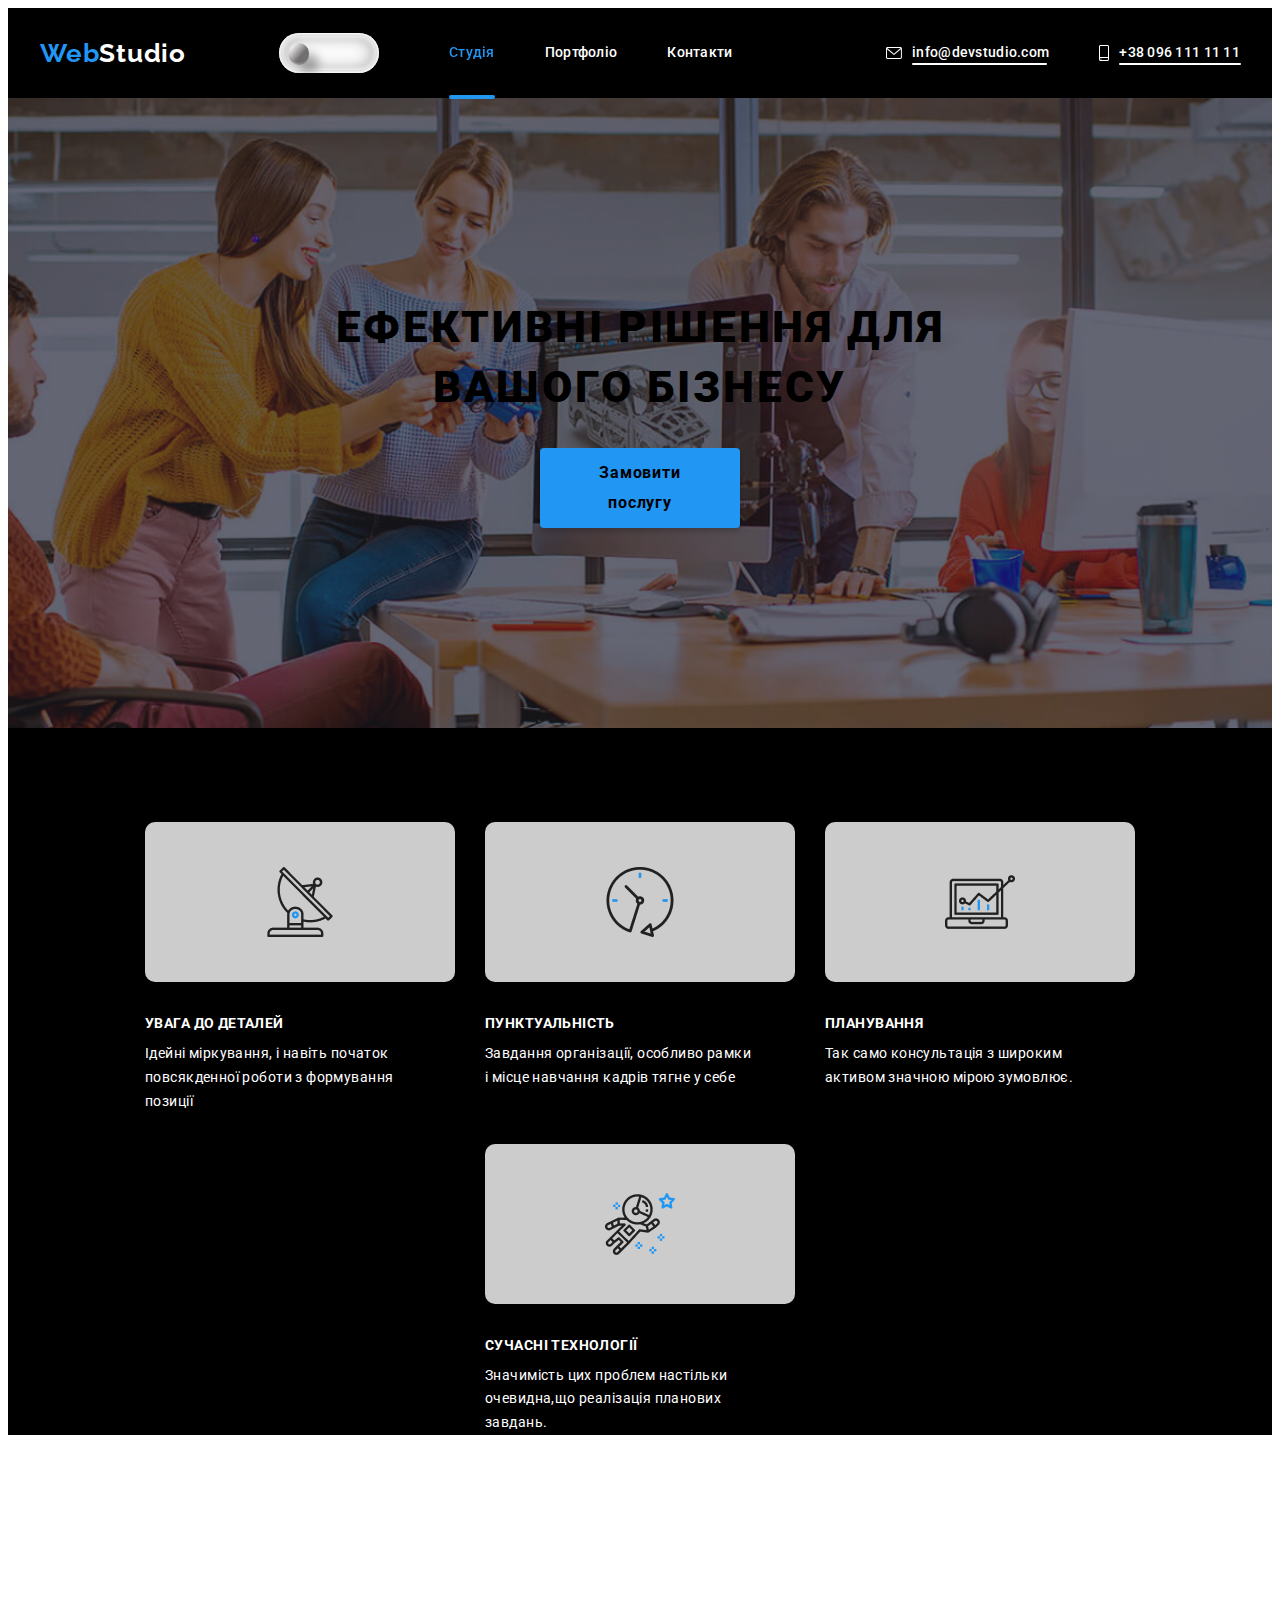
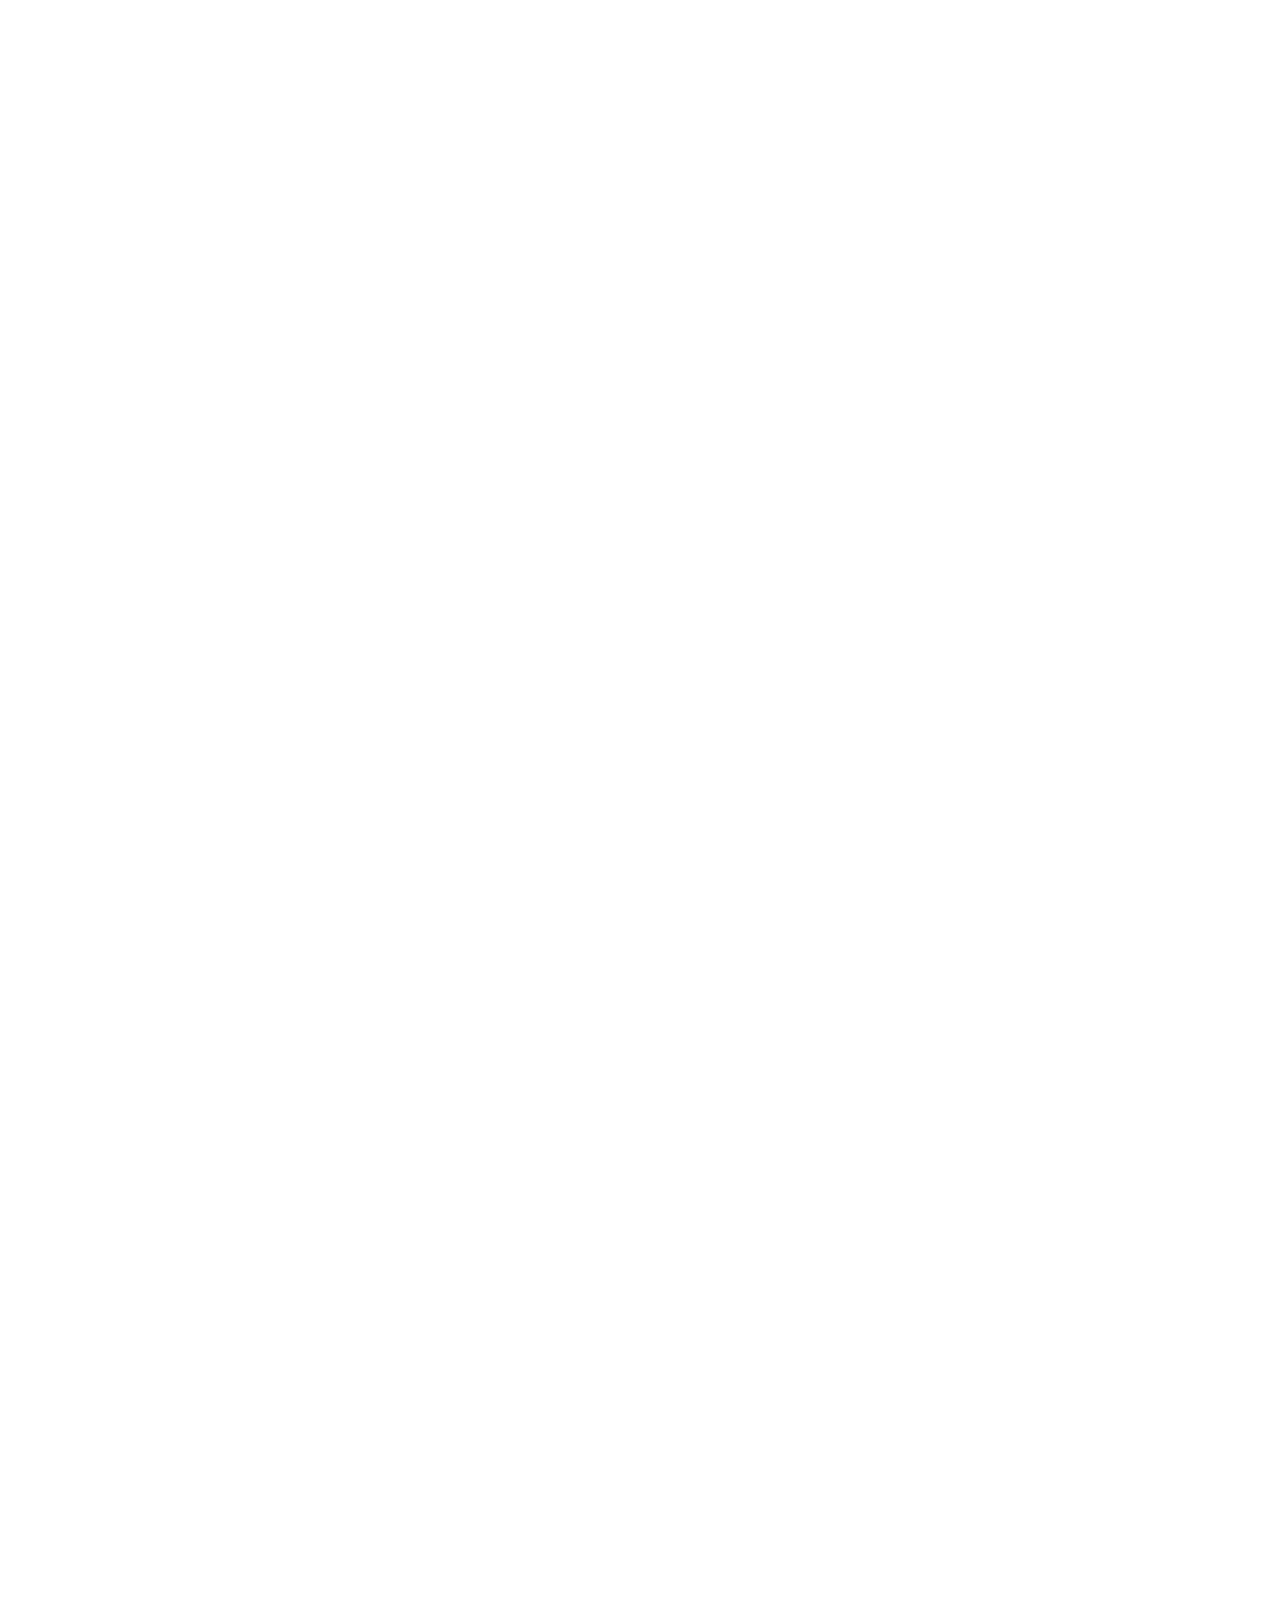
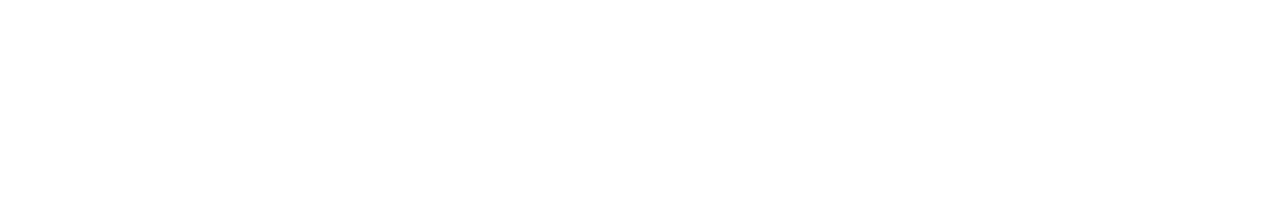
<file: index.html>
<!DOCTYPE html>
<html lang="uk">
<head>
    <meta charset="UTF-8">
    <meta name="viewport" content="width=device-width, initial-scale=1.0">
    <title>WebStudio</title>
    <link rel="icon" type="image/png" href="favicons/favicon-96x96.png" sizes="96x96" />
<link rel="icon" type="image/svg+xml" href="favicons/favicon.svg" />
<link rel="shortcut icon" href="favicons/favicon.ico" />
<link rel="apple-touch-icon" sizes="180x180" href="favicons/apple-touch-icon.png" />
<meta name="apple-mobile-web-app-title" content="MyWebSite" />
<link rel="manifest" href="favicons/site.webmanifest" />
    <link rel="stylesheet" href="https://cdnjs.cloudflare.com/ajax/libs/modern-normalize/2.0.0/modern-normalize.min.css" integrity="sha512-4xo8blKMVCiXpTaLzQSLSw3KFOVPWhm/TRtuPVc4WG6kUgjH6J03IBuG7JZPkcWMxJ5huwaBpOpnwYElP/m6wg==" crossorigin="anonymous" referrerpolicy="no-referrer" />
    <link rel="preconnect" href="https://fonts.googleapis.com">
<link rel="preconnect" href="https://fonts.gstatic.com" crossorigin>
<link href="https://fonts.googleapis.com/css2?family=Raleway:ital,wght@0,100..900;1,100..900&family=Roboto:ital,wght@0,100;0,300;0,400;0,500;0,700;0,900;1,100;1,300;1,400;1,500;1,700;1,900&display=swap" rel="stylesheet">
<link rel="stylesheet" href="./style/main.min.css">
</head>
<body>
    <header class="header">

        <div class="container header__box">
        <a href="./index.html" class="header__logos"><span class="header__span">Web</span><span class="header__studio">Studio</span></a>
        <div class="header__containe">
            <span class="header__buttone">
            <input type="checkbox" name="checkbox" id="checkbox" />
            <label for="checkbox" class="header__label"></label>
            </span>
          </div>
        <button type="button" class="header__button" data-modal-header-open>
            <svg class="header__menu">
              <use href="./images/symbol-defs.svg#icon-open"></use>
            </svg>
          </button>
        <nav class="header__navigation">
      <ul class="header__list">
        <li class="header__caption"><a href="./index.html" class="header__link header__active">Студія</a></li>
        <li class="header__caption"><a href="./pages/portfolio.html" class="header__link ">Портфоліо</a></li>
        <li class="header__caption"><a href="./pages/contact.html" class="header__link">Контакти </a></li>
      </ul>
        </nav>
        <ul class="header__description">
            <li class="header__text">
                <a href="mailto:info@devstudio.com" class="header__contact">
                    <svg class="header__email">
                        <use href="./images/symbol-defs.svg#icon-email"></use>
                    </svg>
                    <p class="header__address">info@devstudio.com</p>
                </a>
            </li>
            <li class="header__text">
                <a href="tel:+380961111111" class="header__contact">
                    <svg class="header__phone">
                        <use href="./images/symbol-defs.svg#icon-smartphone"></use>
                    </svg>
                    <p class="header__number">+38 096 111 11 11</p>
                </a>
            </li>
        </ul>
        <div class="menu is-hidden" data-header-modal>
            <button type="button" class="menu__btn" data-modal-header-close>
              <svg class="menu__close">
                <use href="./images/symbol-defs.svg#icon-burger-svg"></use>
              </svg>
            </button>
            <ul class="menu__list">
              <li class="menu__item"><a href="./index.html" class="menu__link">Студія</a></li>
              <li class="menu__item"><a href="./pages/portfolio.html" class="menu__link">Портфоліо</a></li>
              <li class="menu__item"><a href="#" class="menu__link">Контакти</a></li>
            </ul>
            <div class="ssw">
            <ul class="menu__list-contact">
              <li class="menu__item-contact"><a href="tel:+38096111111" class="menu__link-contact">+38 096 111 11 11</a></li>
              <li class="menu__item-contact"><a href="mailto:info@devstudio.com" class="menu__link-contact">info@devstudio.com</a></li>
            </ul>
            <ul class="menu__list-social">
              <li class="menu__item-social"><a href="" class="menu__link-social">Instagram</a></li>
              <li class="menu__item-social"><a href="" class="menu__link-social">Twitter</a></li>
              <li class="menu__item-social"><a href="" class="menu__link-social">Facebook</a></li>
              <li class="menu__item-social"><a href="" class="menu__link-social">LinkedIn</a></li>
            </ul>
        </div>
        </div>
    </div>
    </header>
    <main>
        <section class="hero">
            <div class="container">
            <h1 class="hero__main">Ефективні рішення для вашого бізнесу</h1> 
            <button type="button" class="hero__order" data-modal-open>Замовити послугу</button>
            </div>
        </section>
         <section class="text">
            <div class="container">
            <h2 hidden class="text__description">Наші переваги</h2>
            <ul class="text__item">
                <li class="text__main">
                    <h3 class="text__head">Увага до деталей</h3>
                    <p class="text__caption">
                        Ідейні міркування, і навіть початок повсякденної роботи з 
                        формування позиції
                    </p>
                </li>
                <li class="text__main">
                    <h3 class="text__head">Пунктуальність</h3>
                    <p class="text__caption">Завдання організації, особливо рамки і місце навчання кадрів тягне 
                        у себе</p>
                </li>
                <li class="text__main">
                    <h3 class="text__head">Планування</h3>
                    <p class="text__caption">Так само консультація з широким активом значною мірою зумовлює.</p>
                </li>
                <li class="text__main">
                    <h3 class="text__head">Сучасні технології</h3>
                    <p class="text__caption">Значимість цих проблем настільки очевидна,що реалізація планових завдань.</p>
                </li>
            </ul>
        </div>
        </section> 
        <section class="work">
            <div class="container">
            <h2 class="work__item">Чим ми займаємося</h2>
            <ul class="work__text">
                <li class="work__item left-item item">
                    <picture>
                        <source srcset="./images/deskstop/mind-desktop@1x.jpg 1x, ./images/deskstop/mind-desktop@2x.jpg 2x" media="(min-width: 1200px)">
                        <img src="./images/writecode.jpg" alt="coding" class="work__moderning">
                        </picture>
                    <div class="work__posicion">
                        <h3 class="work__text">Декстопні додатки</h3>
                    </div>
                </li>
                <li class="work__item center-item item">
                    <div class="work__posicion">
                        <h3 class="work__text">Мобільні додатки</h3>
                    </div>
                    <picture>
                        <source srcset="./images/deskstop/phone-desktop@1x.jpg 1x, ./images/deskstop/phone-desktop@2x.jpg 2x" media="(min-width: 1200px)">
                    <img src="./images/phonemodel.jpg" alt="werstka"  class="work__moderning">
                    </picture>
                </li>
                <li class="work__item right-item item">
                    <div class="work__posicion">
                        <h3 class="work__text">Дизайнерські рішення</h3>
                    </div>
                    <picture>
                        <source srcset="./images/deskstop/modal-desktop@1x.jpg 1x, ./images/deskstop/modal-desktop@2x.jpg 2x" media="(min-width: 1200px)">
                    <img src="./images/colormodel.jpg" alt="modeling" class="work__moderning">
                </picture>
                </li>
            </ul>
            </div>
        </section>
        <section class="team">
            <div class="container containers">
            <h2 class="team__comand">Наша команда</h2>
            <ul class="team__lists">
                <li class="team__work">
                    <picture>
                        <source srcset="./images/deskstop/igor-desktop@1x.jpg 1x, ./images/deskstop/igor-desktop@2x.jpg 2x" media="(min-width: 1200px)">
                        <source srcset="./images/tablet/igor-tablet@1x.jpg 1x, ./images/tablet/igor-tablet@2x.jpg 2x" media="(min-width: 768px)">
                        <source srcset="./images/mobile/igor-mobile@1x.jpg 1x, ./images/mobile/igor-mobile@2x.jpg 2x" media="(max-width: 767px)">
                        <img src="./images/ihor.jpg" alt="Ihor" class="team__photos">
                    </picture>
                    <div class="team__card">
                    <h3 class="team__name">Ігор Дем'янчук</h3>
                    <p class="team__job">Product Designer</p>
                    <ul class="team__flex">
                        <li>
                        <a href="javascript:;" class="button team__button" aria-label="Icon-only Button"> 
                            <svg 
                                xmlns="http://www.w3.org/2000/svg" 
                                viewBox="0 0 32 32" 
                                aria-hidden="true" 
                                class="team__icon" 
                                focusable="false">
                                <use href="./images/symbol-defs.svg#icon-instagram"></use>
                            </svg>
                        </a>
                    </li>
                    <li>
                        <a href="javascript:;" class="button team__button" aria-label="Icon-only Button"> 
                            <svg 
                                xmlns="http://www.w3.org/2000/svg" 
                                viewBox="0 0 32 32" 
                                aria-hidden="true" 
                                class="team__icon" 
                                focusable="false">
                                <use href="./images/symbol-defs.svg#icon-twitter"></use>
                            </svg>
                        </a>
                    </li>
                    <li>
                        <a href="javascript:;" class="button team__button" aria-label="Icon-only Button"> 
                            <svg 
                                xmlns="http://www.w3.org/2000/svg" 
                                viewBox="0 0 32 32" 
                                aria-hidden="true" 
                                class="team__icon" 
                                focusable="false">
                                <use href="./images/symbol-defs.svg#icon-facebook"></use>
                            </svg>
                        </a>
                    </li>
                    <li>
                        <a href="javascript:;" class="button team__button" aria-label="Icon-only Button"> 
                            <svg 
                                xmlns="http://www.w3.org/2000/svg" 
                                viewBox="0 0 32 32" 
                                aria-hidden="true" 
                                class="team__icon" 
                                focusable="false">
                                <use href="./images/symbol-defs.svg#icon-linkedin"></use>
                            </svg>
                        </a>
                    </li>
                    </ul>
                </div>
                </li>
                <li class="team__work">
                    <picture>
                        <source srcset="./images/deskstop/olga-desktop@1x.jpg 1x, ./images/deskstop/olga-desktop@2x.jpg 2x" media="(min-width: 1200px)">
                        <source srcset="./images/tablet/olga-tablet@1x.jpg 1x, ./images/tablet/olga-tablet@2x.jpg 2x" media="(min-width: 768px)">
                        <source srcset="./images/mobile/olga-mobile@1x.jpg 1x, ./images/mobile/olga-mobile@2x.jpg 2x" media="(max-width: 767px)">
                    <img src="./images/olgarepina.jpg" alt="Olga" class="team__photos">
                    </picture>
                    <div class="team__card">
                    <h3 class="team__name">Ольга Репіна</h3>
                    <p class="team__job">Fronted Developer</p>
                    <ul class="team__flex">
                        <li>
                            <a href="javascript:;" class="button team__button" aria-label="Icon-only Button"> 
                                <svg 
                                    xmlns="http://www.w3.org/2000/svg" 
                                    viewBox="0 0 32 32" 
                                    aria-hidden="true" 
                                    class="team__icon" 
                                    focusable="false">
                                    <use href="./images/symbol-defs.svg#icon-instagram"></use>
                                </svg>
                            </a>
                        </li>
                        <li>
                            <a href="javascript:;" class="button team__button" aria-label="Icon-only Button"> 
                                <svg 
                                    xmlns="http://www.w3.org/2000/svg" 
                                    viewBox="0 0 32 32" 
                                    aria-hidden="true" 
                                    class="team__icon" 
                                    focusable="false">
                                    <use href="./images/symbol-defs.svg#icon-twitter"></use>
                                </svg>
                            </a>
                        </li>
                        <li>
                            <a href="javascript:;" class="button team__button" aria-label="Icon-only Button"> 
                                <svg 
                                    xmlns="http://www.w3.org/2000/svg" 
                                    viewBox="0 0 32 32" 
                                    aria-hidden="true" 
                                    class="team__icon" 
                                    focusable="false">
                                    <use href="./images/symbol-defs.svg#icon-facebook"></use>
                                </svg>
                            </a>
                        </li>
                        <li>
                            <a href="javascript:;" class="button team__button" aria-label="Icon-only Button"> 
                                <svg 
                                    xmlns="http://www.w3.org/2000/svg" 
                                    viewBox="0 0 32 32" 
                                    aria-hidden="true" 
                                    class="team__icon" 
                                    focusable="false">
                                    <use href="./images/symbol-defs.svg#icon-linkedin"></use>
                                </svg>
                            </a>
                        </li>
                        </ul>
                    </div>
                </li>
                <li class="team__work">
                    <picture>
                        <source srcset="./images/deskstop/mikola-desktop@1x.jpg 1x, ./images/deskstop/mikola-desktop@2x.jpg 2x" media="(min-width: 1200px)">
                        <source srcset="./images/tablet/mikola-tablet@1x.jpg 1x, ./images/tablet/mikola-tablet@2x.jpg 2x" media="(min-width: 768px)">
                        <source srcset="./images/mobile/mikola-mobile@1x.jpg 1x, ./images/mobile/mikola-mobile@2x.jpg 2x" media="(max-width: 767px)">
                    <img src="./images/mikola.jpg" alt="Mikola" class="team__photos">
                    </picture>
                    <div class="team__card">
                    <h3 class="team__name">Микола Тарасов</h3>
                    <p class="team__job">Marketing</p>
                    <ul class="team__flex">
                        <li>
                        <a href="javascript:;" class="button team__button" aria-label="Icon-only Button"> 
                            <svg 
                                xmlns="http://www.w3.org/2000/svg" 
                                viewBox="0 0 32 32" 
                                aria-hidden="true" 
                                class="team__icon" 
                                focusable="false">
                                <use href="./images/symbol-defs.svg#icon-instagram"></use>
                            </svg>
                        </a>
                    </li>
                    <li>
                        <a href="javascript:;" class="button team__button" aria-label="Icon-only Button"> 
                            <svg 
                                xmlns="http://www.w3.org/2000/svg" 
                                viewBox="0 0 32 32" 
                                aria-hidden="true" 
                                class="team__icon" 
                                focusable="false">
                                <use href="./images/symbol-defs.svg#icon-twitter"></use>
                            </svg>
                        </a>
                    </li>
                    <li>
                        <a href="javascript:;" class="button team__button" aria-label="Icon-only Button"> 
                            <svg 
                                xmlns="http://www.w3.org/2000/svg" 
                                viewBox="0 0 32 32" 
                                aria-hidden="true" 
                                class="team__icon" 
                                focusable="false">
                                <use href="./images/symbol-defs.svg#icon-facebook"></use>
                            </svg>
                        </a>
                    </li>
                    <li>
                        <a href="javascript:;" class="button team__button" aria-label="Icon-only Button"> 
                            <svg 
                                xmlns="http://www.w3.org/2000/svg" 
                                viewBox="0 0 32 32" 
                                aria-hidden="true" 
                                class="team__icon" 
                                focusable="false">
                                <use href="./images/symbol-defs.svg#icon-linkedin"></use>
                            </svg>
                        </a>
                    </li>
                    </ul>
                    </div>
                </li>
                <li class="team__work">
                    <picture>
                        <source srcset="./images/deskstop/mixailo-desktop@1x.jpg 1x, ./images/deskstop/mixailo-desktop@2x.jpg 2x" media="(min-width: 1200px)">
                        <source srcset="./images/tablet/mixailo-tablet@1x.jpg 1x, ./images/tablet/mixailo-tablet@2x.jpg 2x" media="(min-width: 768px)">
                        <source srcset="./images/mobile/mixailo-mobile@1x.jpg 1x, ./images/mobile/mixailo-mobile@2x.jpg 2x" media="(max-width: 767px)">
                        <img src="./images/mixailo.jpg" alt="Mixailo" class="team__photos">
                    </picture>
                    <div class="team__card">
                    <h3 class="team__name">Михайло Єрмаков</h3>
                    <p class="team__job">UI Designer</p>
                    <ul class="team__flex">
                        <li>
                        <a href="javascript:;" class="button team__button" aria-label="Icon-only Button"> 
                            <svg 
                                xmlns="http://www.w3.org/2000/svg" 
                                viewBox="0 0 32 32" 
                                aria-hidden="true" 
                                class="team__icon" 
                                focusable="false">
                                <use href="./images/symbol-defs.svg#icon-instagram"></use>
                            </svg>
                        </a>
                    </li>
                    <li>
                        <a href="javascript:;" class="button team__button" aria-label="Icon-only Button"> 
                            <svg 
                                xmlns="http://www.w3.org/2000/svg" 
                                viewBox="0 0 32 32" 
                                aria-hidden="true" 
                                class="team__icon" 
                                focusable="false">
                                <use href="./images/symbol-defs.svg#icon-twitter"></use>
                            </svg>
                        </a>
                    </li>
                    <li>
                        <a href="javascript:;" class="button team__button" aria-label="Icon-only Button"> 
                            <svg 
                                xmlns="http://www.w3.org/2000/svg" 
                                viewBox="0 0 32 32" 
                                aria-hidden="true" 
                                class="team__icon" 
                                focusable="false">
                                <use href="./images/symbol-defs.svg#icon-facebook"></use>
                            </svg>
                        </a>
                    </li>
                    <li>
                        <a href="javascript:;" class="button team__button" aria-label="Icon-only Button"> 
                            <svg 
                                xmlns="http://www.w3.org/2000/svg" 
                                viewBox="0 0 32 32" 
                                aria-hidden="true" 
                                class="team__icon" 
                                focusable="false">
                                <use href="./images/symbol-defs.svg#icon-linkedin"></use>
                            </svg>
                        </a>
                    </li>
                </ul>
                </div>
                </ul>
            </div>
        </section>
        <section class="customers" id="target-section">
            <div class="container">
                <h2 class="customers__text">Постійні клієнти</h2>
                <ul class="customers__list">
                    <li class="customers__item">
                        <a href="./pages/yaco.html" class="buttonn customers__buttonn" aria-label="Icon-only Button"> 
                            <svg class="customers__svg">
                                <use href="./images/symbol-defs.svg#icon-yaco"></use>
                            </svg>
                        </a>
                    </li>
                    <li class="customers__item">
                        <a href="./pages/company.html" class="buttonn customers__buttonn" aria-label="Icon-only Button"> 
                            <svg class="customers__svg">
                                <use href="./images/symbol-defs.svg#icon-company"></use>
                            </svg>
                        </a>
                    </li>
                    <li class="customers__item">
                        <a href="./pages/image.html" class="buttonn customers__buttonn" aria-label="Icon-only Button"> 
                            <svg class="customers__svg" >
                                <use href="./images/symbol-defs.svg#icon-secondcompany"></use>
                            </svg>
                        </a>
                    </li>
                    <li class="customers__item">
                        <a href="./pages/foster.html" class="buttonn customers__buttonn" aria-label="Icon-only Button"> 
                            <svg class="customers__svg">
                                <use href="./images/symbol-defs.svg#icon-foster"></use>
                            </svg>
                        </a>
                    </li>
                    <li class="customers__item">
                        <a href="./pages/brand.html" class="buttonn customers__buttonn" aria-label="Icon-only Button"> 
                            <svg 
                                class="customers__svg" >
                                <use href="./images/symbol-defs.svg#icon-brand"></use>
                            </svg>
                        </a>
                    </li>
                    <li class="customers__item">
                        <a href="./pages/tagline.html" class="buttonn customers__buttonn" aria-label="Icon-only Button"> 
                            <svg class="customers__svg">
                                <use href="./images/symbol-defs.svg#icon-tagline"></use>
                            </svg>
                        </a>
                    </li>
                </ul>
            </div>
        </section>
    </main>  
    <footer class="footer">
        <div class="container">
        <div>
            <address class="footer-addresss">
        <ul class="footer__list">
            <li class="footer__logo"><a href="./index.html" class="footer__logotype"><span class="footer__Web">Web</span>Studio</a></li>
            <li class="footer__mailro"><a href="https://maps.app.goo.gl/3WHMfzr2wy2bExne6" target="_blank" class="footer__link">м. Київ, пр-т Лесі Українки, 26</a></li>
            <li class="footer__mailtro"><a href="mailto:info@devstudio.com" target="_blank" class="footer__contain">info@devstudio.com</a></li>
            <li class="footer__mailtro"><a href="tel:+380961111111" target="_blank" class="footer__contain">+38 096 111 11 11</a></li>
        </ul>
        </address>
        </div>
        <div class="footer__second">
            <p class="footer__join">приєднуйтесь</p>
        <ul class="footer__wrap">
                <li class="footer__flex">
                <a href="https://www.instagram.com/" class="footer__buttont" aria-label="Icon-only Button"> 
                    <svg 
                        xmlns="http://www.w3.org/2000/svg" 
                        viewBox="0 0 32 32" 
                        aria-hidden="true" 
                        class="footer__online" 
                        focusable="false">
                        <use href="./images/symbol-defs.svg#icon-instagram"></use>
                    </svg>
                </a>
            </li>
            <li class="footer__flex">
                <a href="javascript:;" class="footer__buttont" aria-label="Icon-only Button"> 
                    <svg 
                        xmlns="http://www.w3.org/2000/svg" 
                        viewBox="0 0 32 32" 
                        aria-hidden="true" 
                        class="footer__online" 
                        focusable="false">
                        <use href="./images/symbol-defs.svg#icon-twitter"></use>
                    </svg>
                </a>
            </li>
            <li class="footer__flex">
                <a href="javascript:;" class="footer__buttont" aria-label="Icon-only Button"> 
                    <svg 
                        xmlns="http://www.w3.org/2000/svg" 
                        viewBox="0 0 32 32" 
                        aria-hidden="true" 
                        class="footer__online" 
                        focusable="false">
                        <use href="./images/symbol-defs.svg#icon-facebook"></use>
                    </svg>
                </a>
            </li>
            <li class="footer__flex">
                <a href="javascript:;" class="footer__buttont" aria-label="Icon-only Button"> 
                    <svg 
                        xmlns="http://www.w3.org/2000/svg" 
                        viewBox="0 0 32 32" 
                        aria-hidden="true" 
                        class="footer__online" 
                        focusable="false">
                        <use href="./images/symbol-defs.svg#icon-linkedin"></use>
                    </svg>
                </a>
            </li>
            </ul>
            </div>
            <div class="footer__form">
                <p class="footer__subscribe">Підпишіться на розсилку</p>
            <form class="footer__button">
                <div class="footer__forms">
                <input type="email" id="email" class="footer__input" placeholder="E-mail" required>
                <div class="footer__flexing">
            <button type="submit" class="footer__buttonlink">Підписатися 
                <svg class="footer__telegram">
                    <use href="./images/symbol-defs.svg#icon-iconsend"></use>
                </svg>
            </button>
                </div>
            </div>
            </form>
        </div>
        </div>
    </footer>
    <div class="backdrop is-hidden"  data-modal>
        <div class="backdrop__modal ">
          <h2 class="backdrop__title">Залиште свої дані, ми вам передзвонимо</h2>
          <form  action="https://api.web3forms.com/submit" method="POST" class="backdrop__form">

            <input type="hidden" name="access_key" value="ce1201de-7164-4780-86de-73433d9e954b">

            <label for="name" class="backdrop__label">Ім'я</label>
            <div class="backdrop__wrapper">
            <input type="text" id="name" class="backdrop__input" required>
            <svg class="backdrop__icon">
              <use href="./images/symbol-defs.svg#icon-name"></use>
            </svg>
          </div>
            <label for="tell" class="backdrop__label">Телефон</label>
            <div class="backdrop__wrapper">
            <input type="text" id="tell" class="backdrop__input" required>
            <svg class="backdrop__icon">
              <use href="./images/symbol-defs.svg#icon-phone"></use>
            </svg>
            </div>
            <label for="email" class="backdrop__label">Пошта</label>
            <div class="backdrop__wrapper">
            <input type="email" id="emaill" class="backdrop__input" required>
            <svg class="backdrop__icon">
              <use href="./images/symbol-defs.svg#icon-emailblack"></use>
            </svg>
            </div>
            <label for="text" class="backdrop__comment">Коментар</label>
            <textarea name="text" id="text" placeholder="Введіть текст" class="backdrop__text"></textarea>
            <label class="backdrop__wrapperr">
              <input type="checkbox"  class="backdrop__box" required>
              <span class="backdrop__checked">Погоджуюся з розсилкою та приймаю</span>
              <a href="https://www.facebook.com/"  target="_blank" class="backdrop__links">Умови договору</a>
            </label>
            <div class="ds">
            <button type="submit" class="backdrop__button">Відправити</button>
            </div>
          </form>
          <button type="button" class="backdrop__closee" data-modal-close>
            <svg class="backdrop__close">
              <use href="./images/symbol-defs.svg#icon-burger-svg"></use>
            </svg>
          </button>
        </div>
      </div>
      <script src="./js/script.js"></script>
      <script src="./js/phone.js"></script>
      <script src="./js/ddd.js"></script>
</body>
</html>
</file>
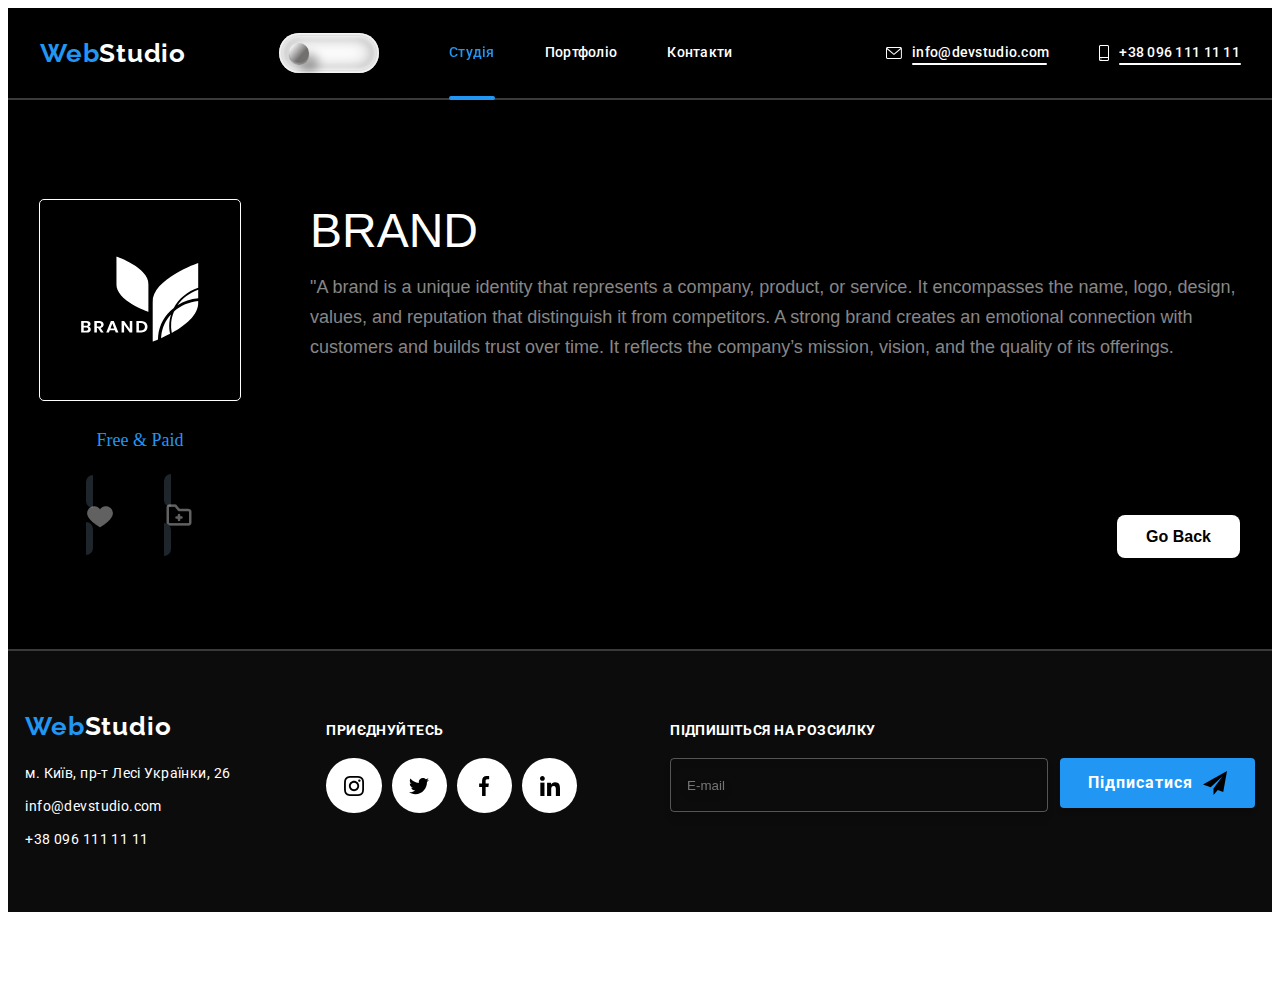
<file: pages/brand.html>
<!DOCTYPE html>
<html lang="en">
<head>
    <meta charset="UTF-8">
    <meta name="viewport" content="width=device-width, initial-scale=1.0">
    <title>WebStudio</title>
    <link rel="icon" type="image/png" href="/favicons/favicon-96x96.png" sizes="96x96" />
    <link rel="icon" type="image/svg+xml" href="/favicons/favicon.svg" />
    <link rel="shortcut icon" href="/favicons/favicon.ico" />
    <link rel="apple-touch-icon" sizes="180x180" href="/favicons/apple-touch-icon.png" />
    <meta name="apple-mobile-web-app-title" content="MyWebSite" />
    <link rel="manifest" href="/favicons/site.webmanifest" />

    <link rel="stylesheet" href="https://cdnjs.cloudflare.com/ajax/libs/modern-normalize/2.0.0/modern-normalize.min.css" integrity="sha512-4xo8blKMVCiXpTaLzQSLSw3KFOVPWhm/TRtuPVc4WG6kUgjH6J03IBuG7JZPkcWMxJ5huwaBpOpnwYElP/m6wg==" crossorigin="anonymous" referrerpolicy="no-referrer" />
    <link rel="preconnect" href="https://fonts.googleapis.com">
    <link rel="preconnect" href="https://fonts.gstatic.com" crossorigin>
    <link href="https://fonts.googleapis.com/css2?family=Raleway:ital,wght@0,100..900;1,100..900&family=Roboto:ital,wght@0,100;0,300;0,400;0,500;0,700;0,900;1,100;1,300;1,400;1,500;1,700;1,900&display=swap" rel="stylesheet">
    <link rel="stylesheet" href="../style/main.min.css">
</head>
<body>
    <header class="header">
        <div class="container header__box">
        <a href="../index.html" class="header__logos"><span class="header__span">Web</span><span class="header__studio">Studio</span></a>
        <div class="header__containe">
            <span class="header__buttone">
            <input type="checkbox" name="checkbox" id="checkbox" />
            <label for="checkbox" class="header__label"></label>
            </span>
          </div>
        <button type="button" class="header__button" data-modal-header-open>
            <svg class="header__menu">
              <use href="../images/symbol-defs.svg#icon-open"></use>
            </svg>
          </button>
        <nav class="header__navigation">
      <ul class="header__list">
        <li class="header__caption"><a href="../index.html" class="header__link header__activess">Студія</a></li>
        <li class="header__caption"><a href="../pages/portfolio.html" class="header__link ">Портфоліо</a></li>
        <li class="header__caption"><a href="../pages/contact.html" class="header__link">Контакти </a></li>
      </ul>
        </nav>
        <ul class="header__description">
            <li class="header__text">
                <a href="mailto:info@devstudio.com" class="header__contact">
                    <svg class="header__email">
                        <use href="../images/symbol-defs.svg#icon-email"></use>
                    </svg>
                    <p class="header__address">info@devstudio.com</p>
                </a>
            </li>
            <li class="header__text">
                <a href="tel:+380961111111" class="header__contact">
                    <svg class="header__phone">
                        <use href="../images/symbol-defs.svg#icon-smartphone"></use>
                    </svg>
                    <p class="header__number">+38 096 111 11 11</p>
                </a>
            </li>
        </ul>
        <div class="menu is-hidden" data-header-modal>
            <button type="button" class="menu__btn" data-modal-header-close>
              <svg class="menu__close">
                <use href="../images/symbol-defs.svg#icon-burger-svg"></use>
              </svg>
            </button>
            <ul class="menu__list">
              <li class="menu__item"><a href="../index.html" class="menu__link">Студія</a></li>
              <li class="menu__item"><a href="../pages/portfolio.html" class="menu__link">Портфоліо</a></li>
              <li class="menu__item"><a href="../pages/contact.html" class="menu__link">Контакти</a></li>
            </ul>
            <div class="ssw">
            <ul class="menu__list-contact">
              <li class="menu__item-contact"><a href="tel:+38096111111" class="menu__link-contact">+38 096 111 11 11</a></li>
              <li class="menu__item-contact"><a href="mailto:info@devstudio.com" class="menu__link-contact">info@devstudio.com</a></li>
            </ul>
            <ul class="menu__list-social">
              <li class="menu__item-social"><a href="" class="menu__link-social">Instagram</a></li>
              <li class="menu__item-social"><a href="" class="menu__link-social">Twitter</a></li>
              <li class="menu__item-social"><a href="" class="menu__link-social">Facebook</a></li>
              <li class="menu__item-social"><a href="" class="menu__link-social">LinkedIn</a></li>
            </ul>
        </div>
        </div>
    </div>
    </header>


    <section class="program">
        <div class="container">
            <div class="program__wrap">
            <div class="program__item">
                <a href="https://www.imdb.com/name/nm12621844/" class="buttonn program__buttonn" target="_blank" aria-label="Icon-only Button"> 
                    <svg class="program__svg">
                        <use href="../images/symbol-defs.svg#icon-brand"></use>
                    </svg>
                </a>
                <p class="program__discount">Free & Paid</p>
                <ul class="program__button">
                    <li><a type="button" class="program__like"><img src="../images/iconslike.png" alt="" class="image-description"></a></li>
                    <li><a type="button" download="" class="program__lik"><img src="../images/folderaddoutline.png" alt="" class="image-caption"></a></li>
                </ul>
                </div>
                <div>
                <div class="program__king">
                    <h2 class="program__text">BRAND</h2>
                    <p class="program__description">"A brand is a unique identity that represents a company, product, or service. It encompasses the name, logo, design, values, and reputation that distinguish it from competitors. A strong brand creates an emotional connection with customers and builds trust over time. It reflects the company’s mission, vision, and the quality of its offerings. Effective branding helps companies communicate their purpose and message clearly, establishing loyalty and recognition in the market."</p>
                    <div class="program__link">
                    <a type="button" onclick="location.href='../index.html#target-section'"  class="program__buttons">Go Back</a>
                    </div>
                </div>
            </div>
            </div>
        </div>
    </section>


    <footer class="footer">
        <div class="container">
        <div>
            <address class="footer-addresss">
        <ul class="footer__list">
            <li class="footer__logo"><a href="../index.html" class="footer__logotype"><span class="footer__Web">Web</span>Studio</a></li>
            <li class="footer__mailro"><a href="https://maps.app.goo.gl/3WHMfzr2wy2bExne6" target="_blank" class="footer__link">м. Київ, пр-т Лесі Українки, 26</a></li>
            <li class="footer__mailtro"><a href="mailto:info@devstudio.com" target="_blank" class="footer__contain">info@devstudio.com</a></li>
            <li class="footer__mailtro"><a href="tel:+380961111111" target="_blank" class="footer__contain">+38 096 111 11 11</a></li>
        </ul>
        </address>
        </div>
        <div class="footer__second">
            <p class="footer__join">приєднуйтесь</p>
        <ul class="footer__wrap">
                <li class="footer__flex">
                <a href="https://www.instagram.com/" class="footer__buttont" aria-label="Icon-only Button"> 
                    <svg 
                        xmlns="http://www.w3.org/2000/svg" 
                        viewBox="0 0 32 32" 
                        aria-hidden="true" 
                        class="footer__online" 
                        focusable="false">
                        <use href="../images/symbol-defs.svg#icon-instagram"></use>
                    </svg>
                </a>
            </li>
            <li class="footer__flex">
                <a href="javascript:;" class="footer__buttont" aria-label="Icon-only Button"> 
                    <svg 
                        xmlns="http://www.w3.org/2000/svg" 
                        viewBox="0 0 32 32" 
                        aria-hidden="true" 
                        class="footer__online" 
                        focusable="false">
                        <use href="../images/symbol-defs.svg#icon-twitter"></use>
                    </svg>
                </a>
            </li>
            <li class="footer__flex">
                <a href="javascript:;" class="footer__buttont" aria-label="Icon-only Button"> 
                    <svg 
                        xmlns="http://www.w3.org/2000/svg" 
                        viewBox="0 0 32 32" 
                        aria-hidden="true" 
                        class="footer__online" 
                        focusable="false">
                        <use href="../images/symbol-defs.svg#icon-facebook"></use>
                    </svg>
                </a>
            </li>
            <li class="footer__flex">
                <a href="javascript:;" class="footer__buttont" aria-label="Icon-only Button"> 
                    <svg 
                        xmlns="http://www.w3.org/2000/svg" 
                        viewBox="0 0 32 32" 
                        aria-hidden="true" 
                        class="footer__online" 
                        focusable="false">
                        <use href="../images/symbol-defs.svg#icon-linkedin"></use>
                    </svg>
                </a>
            </li>
            </ul>
            </div>
            <div class="footer__form">
                <p class="footer__subscribe">Підпишіться на розсилку</p>
            <form class="footer__button">
                <div class="footer__forms">
                <input type="email" id="email" class="footer__input" placeholder="E-mail" required>
                <div class="footer__flexing">
            <button type="submit" class="footer__buttonlink">Підписатися 
                <svg class="footer__telegram">
                    <use href="../images/symbol-defs.svg#icon-iconsend"></use>
                </svg>
            </button>
                </div>
            </div>
            </form>
        </div>
        </div>
    </footer>

    <script src="../js/yaco.js"></script>

</body>
</html>
</file>
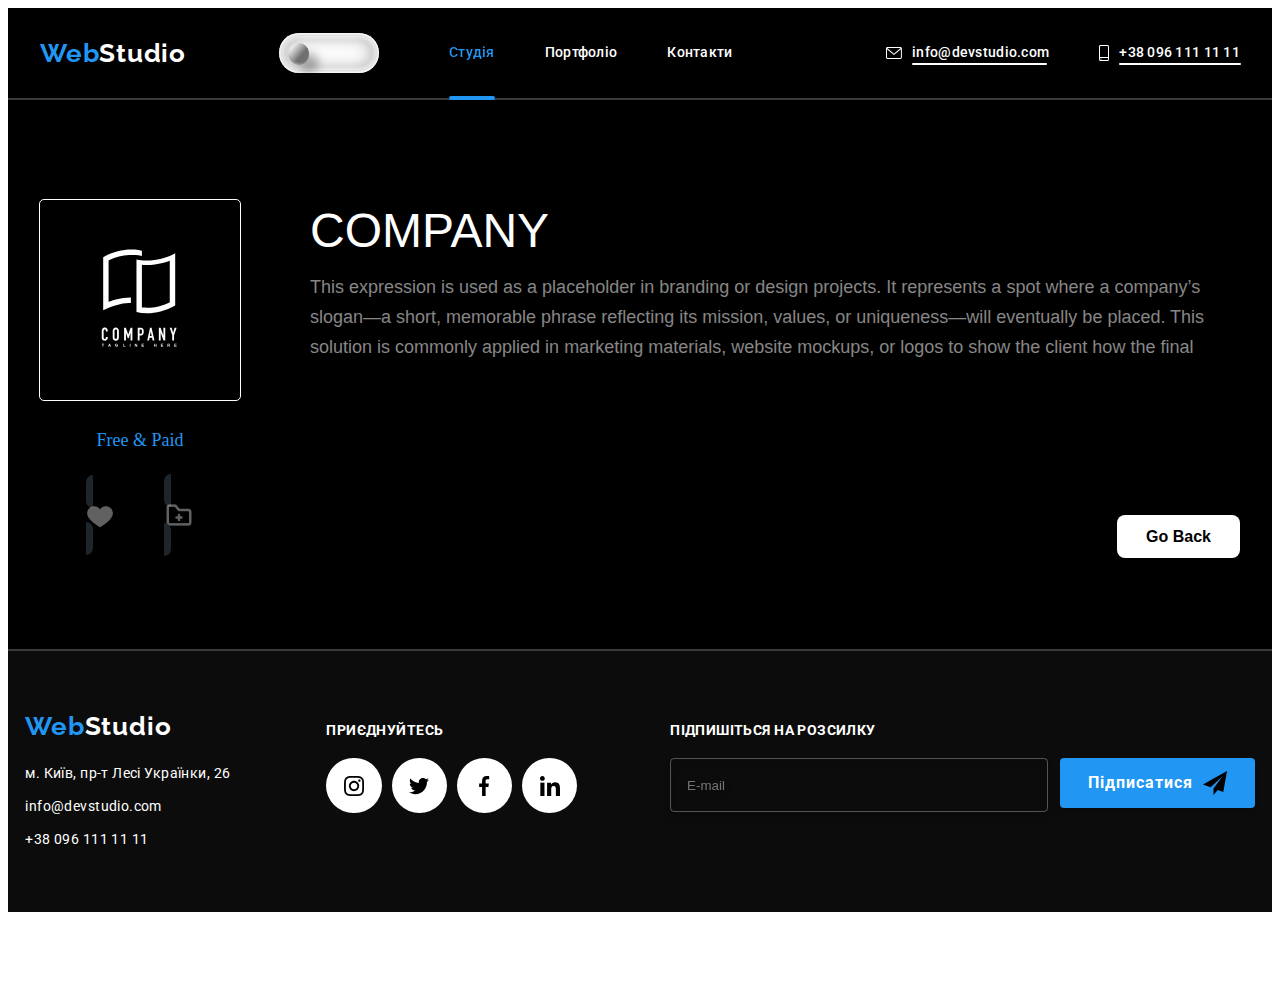
<file: pages/company.html>
<!DOCTYPE html>
<html lang="en">
<head>
    <meta charset="UTF-8">
    <meta name="viewport" content="width=device-width, initial-scale=1.0">
    <title>WebStudio</title>
    <link rel="icon" type="image/png" href="/favicons/favicon-96x96.png" sizes="96x96" />
    <link rel="icon" type="image/svg+xml" href="/favicons/favicon.svg" />
    <link rel="shortcut icon" href="/favicons/favicon.ico" />
    <link rel="apple-touch-icon" sizes="180x180" href="/favicons/apple-touch-icon.png" />
    <meta name="apple-mobile-web-app-title" content="MyWebSite" />
    <link rel="manifest" href="/favicons/site.webmanifest" />

    <link rel="stylesheet" href="https://cdnjs.cloudflare.com/ajax/libs/modern-normalize/2.0.0/modern-normalize.min.css" integrity="sha512-4xo8blKMVCiXpTaLzQSLSw3KFOVPWhm/TRtuPVc4WG6kUgjH6J03IBuG7JZPkcWMxJ5huwaBpOpnwYElP/m6wg==" crossorigin="anonymous" referrerpolicy="no-referrer" />
    <link rel="preconnect" href="https://fonts.googleapis.com">
    <link rel="preconnect" href="https://fonts.gstatic.com" crossorigin>
    <link href="https://fonts.googleapis.com/css2?family=Raleway:ital,wght@0,100..900;1,100..900&family=Roboto:ital,wght@0,100;0,300;0,400;0,500;0,700;0,900;1,100;1,300;1,400;1,500;1,700;1,900&display=swap" rel="stylesheet">
    <link rel="stylesheet" href="../style/main.min.css">
</head>
<body>
    <header class="header">
        <div class="container header__box">
        <a href="../index.html" class="header__logos"><span class="header__span">Web</span><span class="header__studio">Studio</span></a>
        <div class="header__containe">
            <span class="header__buttone">
            <input type="checkbox" name="checkbox" id="checkbox" />
            <label for="checkbox" class="header__label"></label>
            </span>
          </div>
        <button type="button" class="header__button" data-modal-header-open>
            <svg class="header__menu">
              <use href="../images/symbol-defs.svg#icon-open"></use>
            </svg>
          </button>
        <nav class="header__navigation">
      <ul class="header__list">
        <li class="header__caption"><a href="../index.html" class="header__link header__activess">Студія</a></li>
        <li class="header__caption"><a href="../pages/portfolio.html" class="header__link ">Портфоліо</a></li>
        <li class="header__caption"><a href="../pages/contact.html" class="header__link">Контакти </a></li>
      </ul>
        </nav>
        <ul class="header__description">
            <li class="header__text">
                <a href="mailto:info@devstudio.com" class="header__contact">
                    <svg class="header__email">
                        <use href="../images/symbol-defs.svg#icon-email"></use>
                    </svg>
                    <p class="header__address">info@devstudio.com</p>
                </a>
            </li>
            <li class="header__text">
                <a href="tel:+380961111111" class="header__contact">
                    <svg class="header__phone">
                        <use href="../images/symbol-defs.svg#icon-smartphone"></use>
                    </svg>
                    <p class="header__number">+38 096 111 11 11</p>
                </a>
            </li>
        </ul>
        <div class="menu is-hidden" data-header-modal>
            <button type="button" class="menu__btn" data-modal-header-close>
              <svg class="menu__close">
                <use href="../images/symbol-defs.svg#icon-burger-svg"></use>
              </svg>
            </button>
            <ul class="menu__list">
              <li class="menu__item"><a href="../index.html" class="menu__link">Студія</a></li>
              <li class="menu__item"><a href="../pages/portfolio.html" class="menu__link">Портфоліо</a></li>
              <li class="menu__item"><a href="../pages/contact.html" class="menu__link">Контакти</a></li>
            </ul>
            <div class="ssw">
            <ul class="menu__list-contact">
              <li class="menu__item-contact"><a href="tel:+38096111111" class="menu__link-contact">+38 096 111 11 11</a></li>
              <li class="menu__item-contact"><a href="mailto:info@devstudio.com" class="menu__link-contact">info@devstudio.com</a></li>
            </ul>
            <ul class="menu__list-social">
              <li class="menu__item-social"><a href="" class="menu__link-social">Instagram</a></li>
              <li class="menu__item-social"><a href="" class="menu__link-social">Twitter</a></li>
              <li class="menu__item-social"><a href="" class="menu__link-social">Facebook</a></li>
              <li class="menu__item-social"><a href="" class="menu__link-social">LinkedIn</a></li>
            </ul>
        </div>
        </div>
    </div>
    </header>


    <section class="program">
        <div class="container">
            <div class="program__wrap">
            <div class="program__item">
                <a href="https://images.app.goo.gl/jPEdAjGRSdAuph8o6" class="buttonn program__buttonn" target="_blank" aria-label="Icon-only Button"> 
                    <svg class="program__svg">
                        <use href="../images/symbol-defs.svg#icon-company"></use>
                    </svg>
                </a>
                <p class="program__discount">Free & Paid</p>
                <ul class="program__button">
                    <li><a type="button" class="program__like"><img src="../images/iconslike.png" alt="" class="image-description"></a></li>
                    <li><a type="button" download="" class="program__lik"><img src="../images/folderaddoutline.png" alt="" class="image-caption"></a></li>
                </ul>
                </div>
                <div>
                <div class="program__king">
                    <h2 class="program__text">COMPANY</h2>
                    <p class="program__description">This expression is used as a placeholder in branding or design projects. It represents a spot where a company’s slogan—a short, memorable phrase reflecting its mission, values, or uniqueness—will eventually be placed.

                        This solution is commonly applied in marketing materials, website mockups, or logos to show the client how the final design will look before the slogan is finalized.</p>
                    <div class="program__link">
                    <a type="button" onclick="location.href='../index.html#target-section'"  class="program__buttons">Go Back</a>
                    </div>
                </div>
            </div>
            </div>
        </div>
    </section>


    <footer class="footer">
        <div class="container">
        <div>
            <address class="footer-addresss">
        <ul class="footer__list">
            <li class="footer__logo"><a href="../index.html" class="footer__logotype"><span class="footer__Web">Web</span>Studio</a></li>
            <li class="footer__mailro"><a href="https://maps.app.goo.gl/3WHMfzr2wy2bExne6" target="_blank" class="footer__link">м. Київ, пр-т Лесі Українки, 26</a></li>
            <li class="footer__mailtro"><a href="mailto:info@devstudio.com" target="_blank" class="footer__contain">info@devstudio.com</a></li>
            <li class="footer__mailtro"><a href="tel:+380961111111" target="_blank" class="footer__contain">+38 096 111 11 11</a></li>
        </ul>
        </address>
        </div>
        <div class="footer__second">
            <p class="footer__join">приєднуйтесь</p>
        <ul class="footer__wrap">
                <li class="footer__flex">
                <a href="https://www.instagram.com/" class="footer__buttont" aria-label="Icon-only Button"> 
                    <svg 
                        xmlns="http://www.w3.org/2000/svg" 
                        viewBox="0 0 32 32" 
                        aria-hidden="true" 
                        class="footer__online" 
                        focusable="false">
                        <use href="../images/symbol-defs.svg#icon-instagram"></use>
                    </svg>
                </a>
            </li>
            <li class="footer__flex">
                <a href="javascript:;" class="footer__buttont" aria-label="Icon-only Button"> 
                    <svg 
                        xmlns="http://www.w3.org/2000/svg" 
                        viewBox="0 0 32 32" 
                        aria-hidden="true" 
                        class="footer__online" 
                        focusable="false">
                        <use href="../images/symbol-defs.svg#icon-twitter"></use>
                    </svg>
                </a>
            </li>
            <li class="footer__flex">
                <a href="javascript:;" class="footer__buttont" aria-label="Icon-only Button"> 
                    <svg 
                        xmlns="http://www.w3.org/2000/svg" 
                        viewBox="0 0 32 32" 
                        aria-hidden="true" 
                        class="footer__online" 
                        focusable="false">
                        <use href="../images/symbol-defs.svg#icon-facebook"></use>
                    </svg>
                </a>
            </li>
            <li class="footer__flex">
                <a href="javascript:;" class="footer__buttont" aria-label="Icon-only Button"> 
                    <svg 
                        xmlns="http://www.w3.org/2000/svg" 
                        viewBox="0 0 32 32" 
                        aria-hidden="true" 
                        class="footer__online" 
                        focusable="false">
                        <use href="../images/symbol-defs.svg#icon-linkedin"></use>
                    </svg>
                </a>
            </li>
            </ul>
            </div>
            <div class="footer__form">
                <p class="footer__subscribe">Підпишіться на розсилку</p>
            <form class="footer__button">
                <div class="footer__forms">
                <input type="email" id="email" class="footer__input" placeholder="E-mail" required>
                <div class="footer__flexing">
            <button type="submit" class="footer__buttonlink">Підписатися 
                <svg class="footer__telegram">
                    <use href="../images/symbol-defs.svg#icon-iconsend"></use>
                </svg>
            </button>
                </div>
            </div>
            </form>
        </div>
        </div>
    </footer>

    <script src="../js/yaco.js"></script>

</body>
</html>
</file>
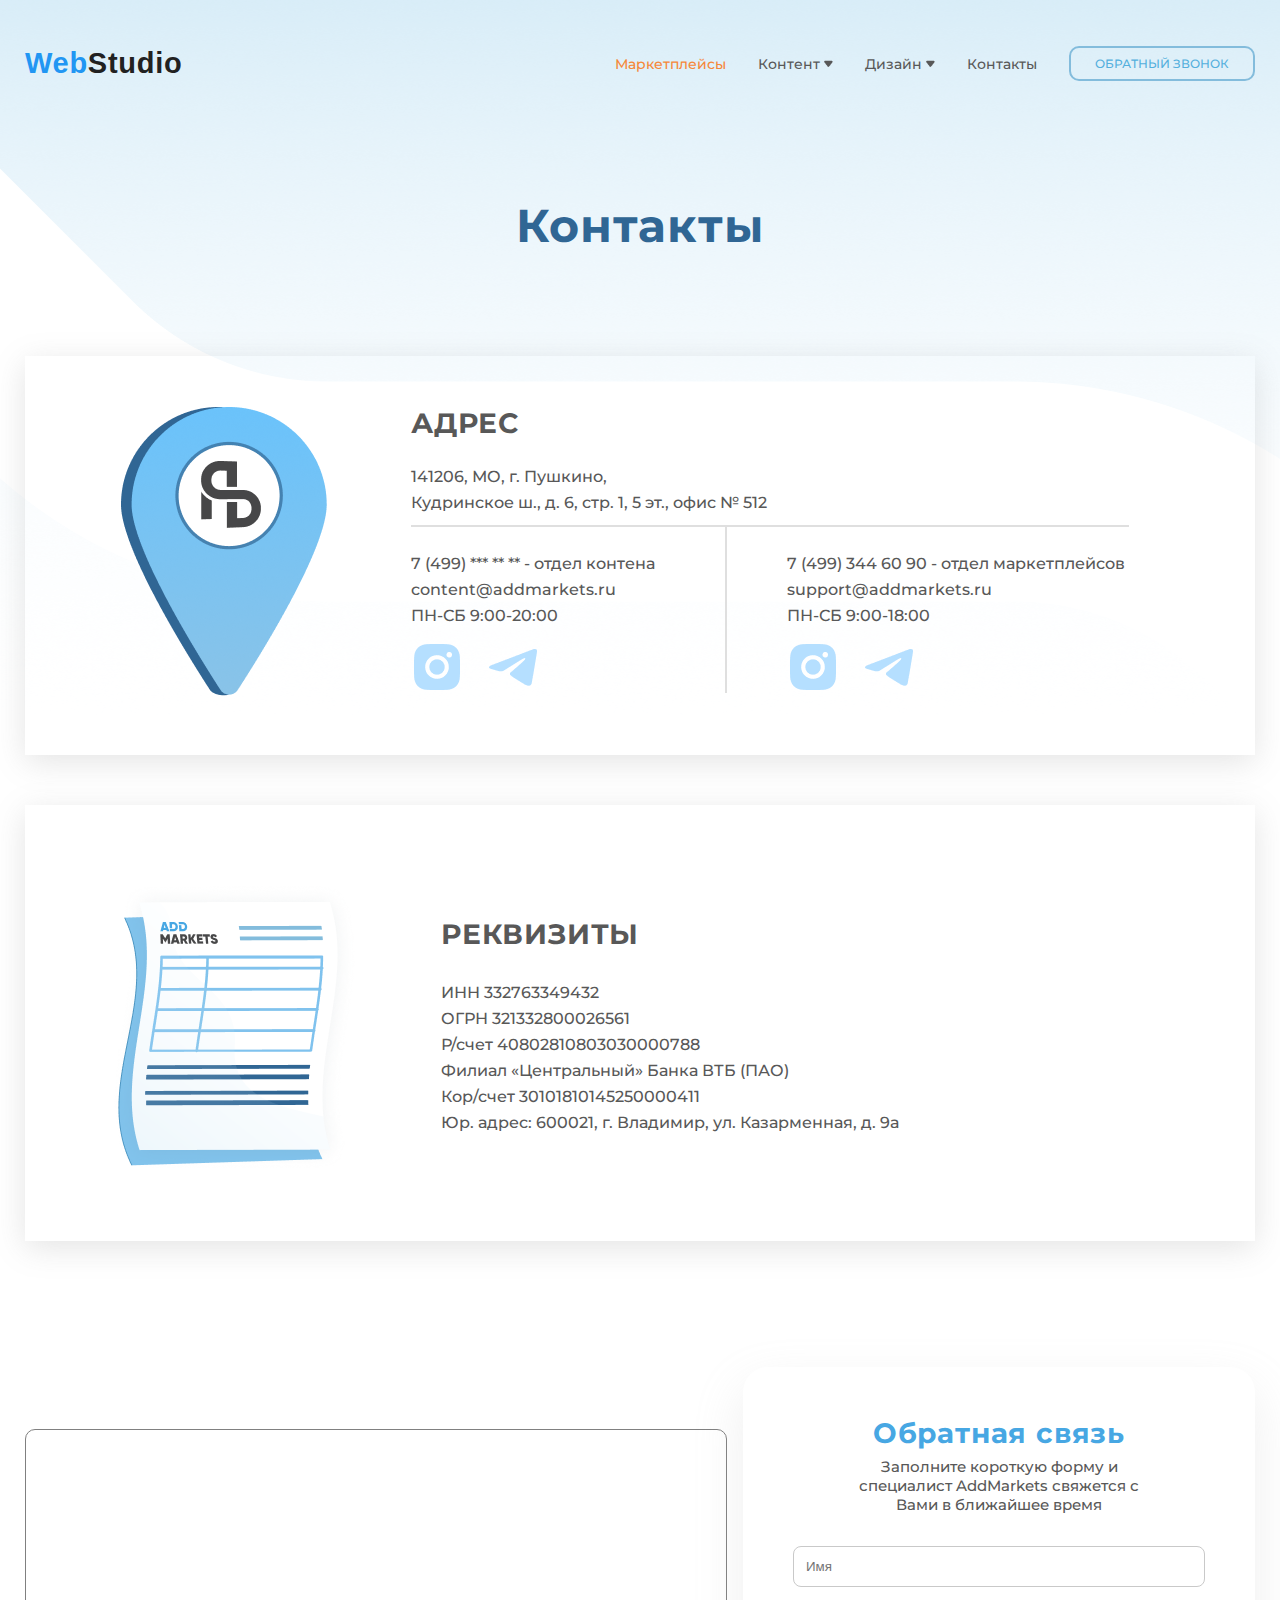
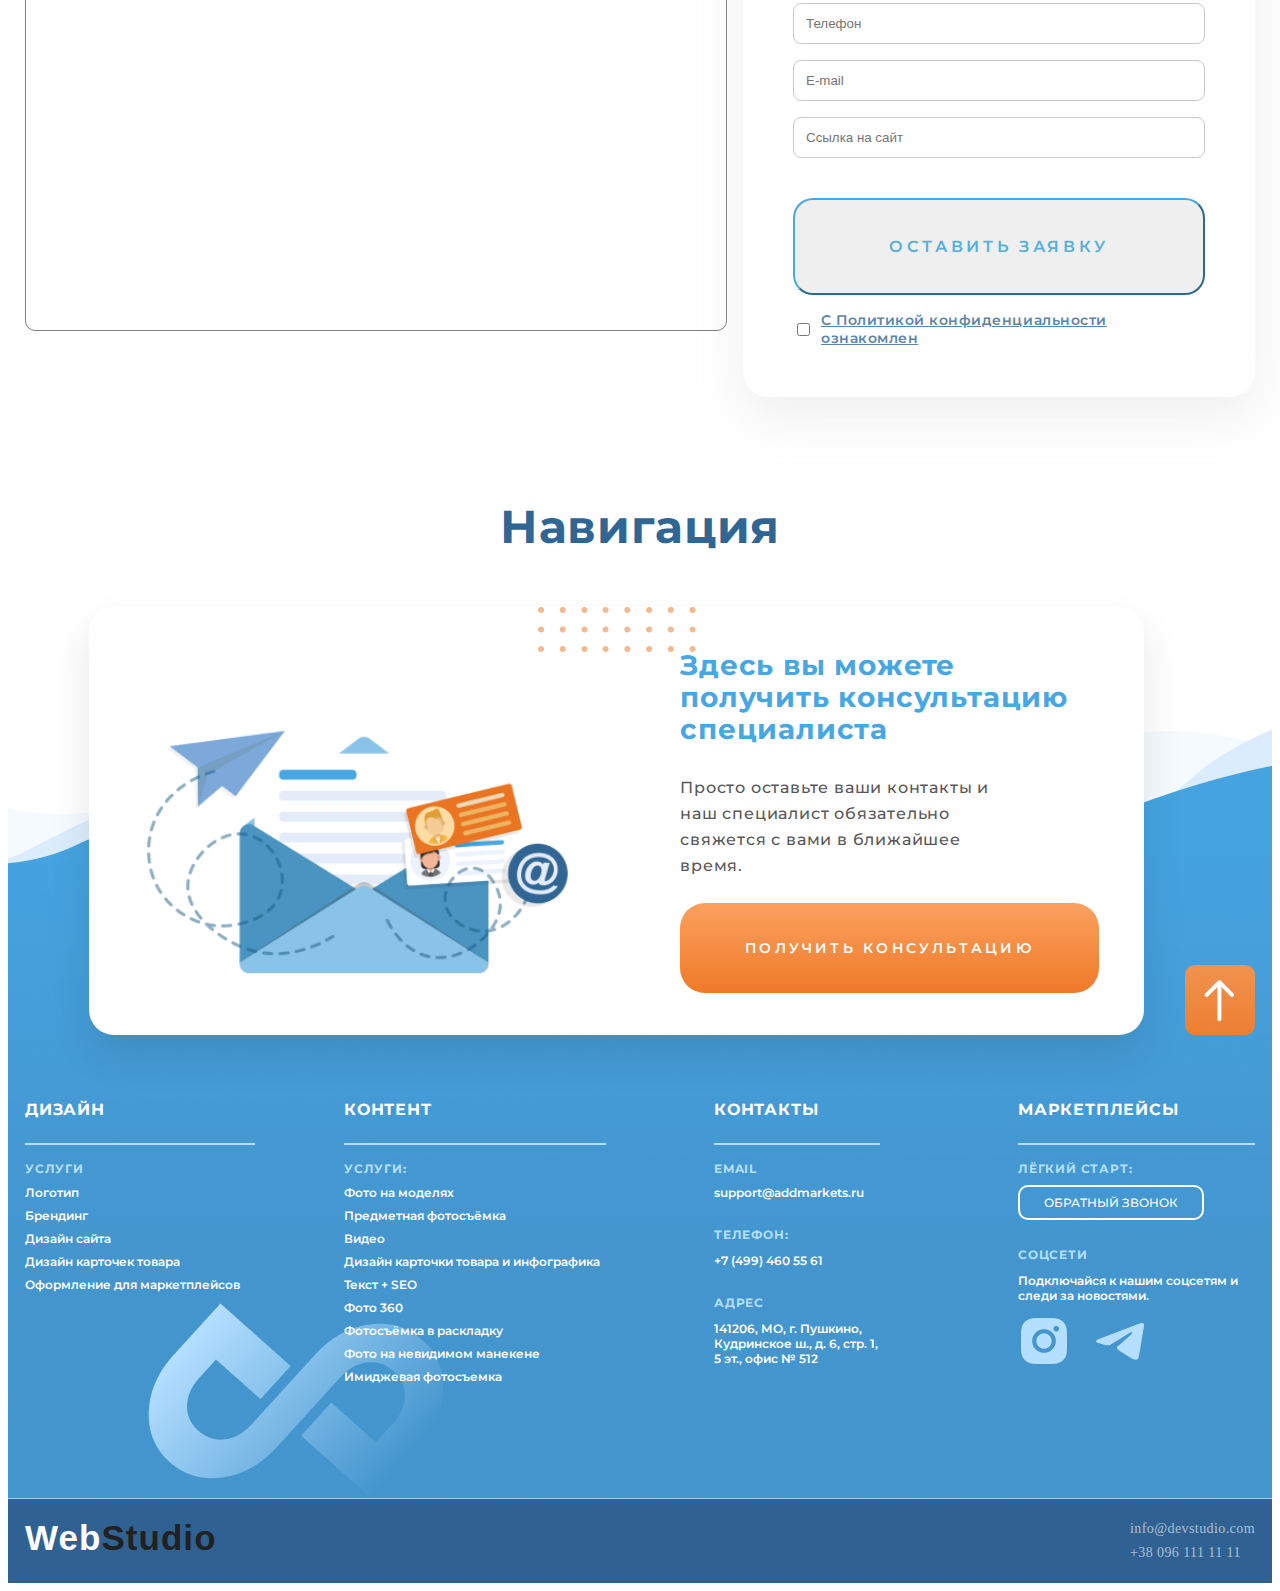
<file: pages/contact.html>
<!DOCTYPE html>
<html lang="en">
<head>
    <meta charset="UTF-8">
    <meta name="viewport" content="width=device-width, initial-scale=1.0">
    <title>Document</title>
    <link rel="preconnect" href="https://fonts.googleapis.com">
<link rel="preconnect" href="https://fonts.gstatic.com" crossorigin>
<link href="https://fonts.googleapis.com/css2?family=DM+Serif+Display:ital@0;1&family=Inter:wght@100..900&family=Jost:ital,wght@0,100..900;1,100..900&family=Montserrat:ital,wght@0,100..900;1,100..900&display=swap" rel="stylesheet">
    <link rel="stylesheet" href="../css/contact.css">
</head>
<body>
    <header class="header">
        <div class="container contact-box">
            <a href="/index.html" class="header__logos"><span class="header__span">Web</span><span class="header__studio">Studio</span></a>
            <nav class="contact-nav">
                <ul class="contact-link">
                    <li><a href="" class="contact-caption">Маркетплейсы</a></li>
                    <li class="contact-item"><a href="" class="contact-text">Контент</a><img src="../images/cont.png" alt=""></li>
                    <li class="contact-item"><a href="" class="contact-text">Дизайн</a><img src="../images/cont.png" alt=""></li>
                    <li><a href="" class="contact-text">Контакты</a></li>
                    <li><a href="" class="contact-button">ОБРАТНЫЙ ЗВОНОК</a></li>
                </ul>
            </nav>
        </div>
    </header>
    <main>
        <section class="section-address">
            <div class="container">
                <h1 class="address">Контакты</h1>
                <div class="address-box">
                    <div>
                    <img src="../images/location.png" alt="">
                    </div>
                    <div>
                    <ul class="address-li">
                        <li><h2 class="address-text">АДРЕС</h2></li>
                        <li><p class="address-caption">141206, МО, г. Пушкино,</p></li>
                        <li><p class="address-caption">Кудринское ш., д. 6, стр. 1, 5 эт., офис № 512</p></li>
                    </ul>
                    <ul class="address-cont">
                        <li class="address-time"><p class="address-number">7 (499) *** ** ** - отдел контена
                            content@addmarkets.ru <br>
                            ПН-СБ 9:00-20:00</p>
                            <div>
                                <ul class="list-img">
                                    <li><img src="../images/inst.png" alt="" class="address-image"></li>
                                    <li><img src="../images/icontelegram.png" alt="" class="address-image"></li>
                                </ul>
                            </div>
                        </li>
                        <li class="address-itemi">
                            <p class="address-numb">7 (499) 344 60 90 - отдел маркетплейсов
                                support@addmarkets.ru <br>
                                ПН-СБ 9:00-18:00
                                </p>
                                <ul class="list-img">
                                    <li><img src="../images/inst.png" alt="" class="address-image"></li>
                                    <li><img src="../images/icontelegram.png" alt="" class="address-image"></li>
                                </ul>
                        </li>
                    </ul>
                </div>
                </div>
                <div class="address-king">
                    <div>
                    <img src="../images/markets.png" alt="">
                    </div>
                    <div class="address-texts">
                    <h3 class="address-rec">РЕКВИЗИТЫ</h3>
                    <ul>
                        <li>
                            <p class="address-tt">ИНН 332763349432
                            </p>
                        </li>
                        <li>
                            <p class="address-tt">ОГРН 321332800026561
                            </p>
                        </li>
                        <li>
                            <p class="address-tt">Р/счет 40802810803030000788
                            </p>
                        </li>
                        <li>
                            <p class="address-tt">Филиал «Центральный» Банка ВТБ (ПАО)
                            </p>
                        </li>
                        <li>
                            <p class="address-tt">Кор/счет 30101810145250000411
                            </p>
                        </li>
                        <li>
                            <p class="address-tt">Юр. адрес: 600021, г. Владимир, ул. Казарменная, д. 9а</p>
                        </li>
                    </ul>
                </div>
                </div>
                <div class="boxes">
                <div>
                    <iframe src="https://www.google.com/maps/embed?pb=!1m18!1m12!1m3!1d2541.779267829435!2d30.535810875246252!3d50.426584089083626!2m3!1f0!2f0!3f0!3m2!1i1024!2i768!4f13.1!3m3!1m2!1s0x40d4cf0e033ecbe9%3A0x57a4dffefec77da0!2z0LHRg9C70YzQstCw0YAg0JvQtdGB0ZYg0KPQutGA0LDRl9C90LrQuCwgMjYsINCa0LjRl9CyLCAwMjAwMA!5e0!3m2!1suk!2sua!4v1730820969132!5m2!1suk!2sua" allowfullscreen="" loading="lazy" referrerpolicy="no-referrer-when-downgrade" class="contacts__map" data-aos="flip-left"></iframe>
                </div>
                <div>
                    <div class="backdrop">
                        <h2 class="text-form">Обратная связь</h2>
                        <p class="form-caption">Заполните короткую форму и специалист 
                            AddMarkets свяжется с Вами в ближайшее время</p>
                            <form class="form">
                        <input type="text" id="name" class="address-modal" placeholder="Имя" required>
                        <input type="tell" id="tell" class="address-modal" placeholder="Телефон" required>
                        <input type="email" id="email" class="address-modal" placeholder="E-mail" required>
                        <input type="text" id="text" class="address-modal" placeholder="Ссылка на сайт" required>
                        <button type="submit" class="button">ОСТАВИТЬ ЗАЯВКУ</button>
                    </form>
                        <label class="label-wrapper">
                            <input type="checkbox"  class="input-box" required>
                            <span class="text-checked">С Политикой конфиденциальности ознакомлен</span>
                          </label>
                    </div>
                </div>
            </div>
        </div>
        </section>
        <section class="section-navigation">
            <div class="container">
                <h3 class="navigation-text">Навигация</h3>
                <div class="navigator-boss">
                <div class="navig-box">
                    <div>
                    <img src="../images/letters.png" alt="" class="nav-image">
                    </div>
                <div class="navigat-box">
                    <h2 class="nav-capt">Здесь вы можете
                        получить консультацию специалиста</p>
                    <p class="nav-desc">Просто оставьте ваши контакты и наш 
                        специалист обязательно свяжется
                        с вами в ближайшее время.</p>
                        <button type="button" class="nav-button">ПОЛУЧИТЬ КОНСУЛЬТАЦИЮ</button>
                    </div>
                </div>
                <div class="nav-link">
                <a href="#" ><img src="../images/lift.png" alt=""></a>
                </div>
            </div>
                <ul class="navig-lists">
                    <li class="item-lists">
                        <p class="lists-item">ДИЗАЙН</p>
                        <div class="l"></div>
                        <p class="text-navig">УСЛУГИ</p>
                        <div class="box-item">
                        <p class="caption-navig">Логотип</p>
                        <p class="caption-navig">Брендинг</p>
                        <p class="caption-navig">Дизайн сайта</p>
                        <p class="caption-navig">Дизайн карточек товара</p>
                        <p class="caption-navig">Оформление для маркетплейсов</p>
                        </div>
                    </li>
                    <li>
                        <p class="lists-item">КОНТЕНТ</p>
                        <div class="l"></div>
                        <p class="text-navig">УСЛУГИ:</p>
                        <div class="box-item">
                        <p class="caption-navig">Фото на моделях</p>
                        <p class="caption-navig">Предметная фотосъёмка</p>
                        <p class="caption-navig">Видео</p>
                        <p class="caption-navig">Дизайн карточки товара и инфографика</p>
                        <p class="caption-navig">Текст + SEO</p>
                        <p class="caption-navig">Фото 360</p>
                        <p class="caption-navig">Фотосъёмка в раскладку</p>
                        <p class="caption-navig">Фото на невидимом манекене</p>
                        <p class="caption-navig">Имиджевая фотосъемка</p>
                        </div>
                    </li>
                    <li class="lis-contact">
                        <p class="lists-item">КОНТАКТЫ</p>
                        <div class="l"></div>
                        <p class="text-navig">EMAIL</p>
                        <p class="caption-navig">support@addmarkets.ru</p>
                        <p class="text-navigr">ТЕЛЕФОН:</p>
                        <p class="caption-navig">+7 (499) 460 55 61</p>
                        <p class="text-navigr">АДРЕС</p>
                        <p class="caption-navigs">141206, МО, г. Пушкино,
                            Кудринское ш., д. 6, стр. 1,
                            5 эт., офис № 512
                            </p>
                    </li>
                    <li>
                        <p class="lists-item">МАРКЕТПЛЕЙСЫ</p>
                        <div class="l"></div>
                        <p class="text-navig">ЛЁГКИЙ СТАРТ:</p>
                        <button type="button" class="buttton">ОБРАТНЫЙ ЗВОНОК</button>
                        <p class="text-navigr">СОЦСЕТИ</p>
                        <p class="caption-navig">Подключайся к нашим соцсетям
                            и следи за новостями.</p>
                                <ul class="list-navigation">
                                    <li><img src="../images/inst.png" alt=""></li>
                                    <li><img src="../images/icontelegram.png" alt=""></li>
                                </ul>
                    </li>
                </ul>
            </div>
        </section>
        <footer class="footer">
            <div class="container box-footer">
                <a href="/index.html" class="logos"><span class="logo-spann">Web</span><span class="studio">Studio</span></a>
                <ul class="list-footer">
                    <li>
                        <p class="footer-text">info@devstudio.com</p>
                    </li>
                    <li>
                        <p class="footer-text">+38 096 111 11 11</p>
                    </li>
                </ul>
            </div>
        </footer>
    </main>
    <script src="../js/contact.js"></script>
</body>
</html>
</file>
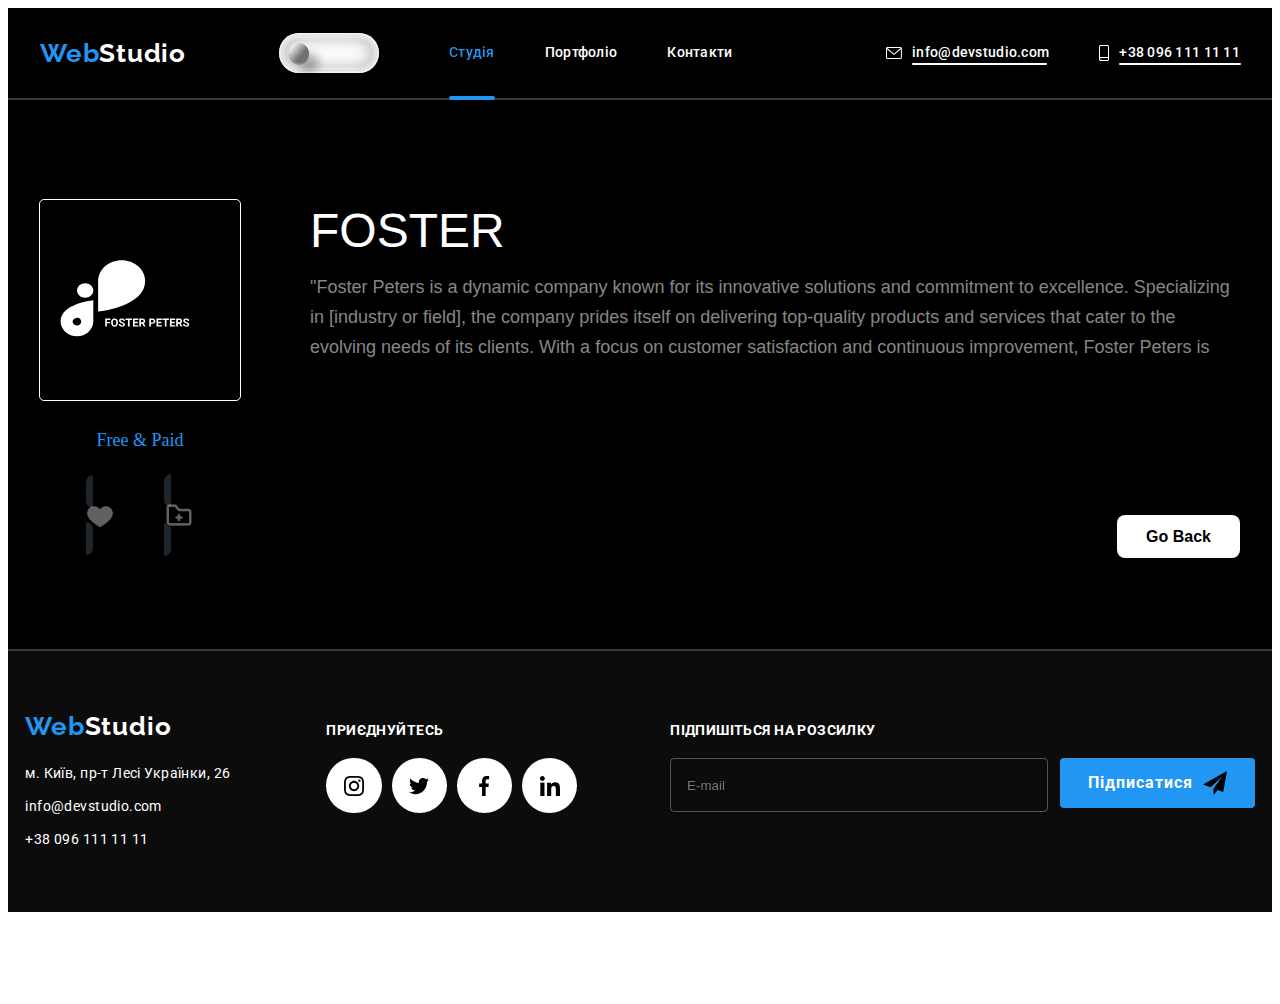
<file: pages/foster.html>
<!DOCTYPE html>
<html lang="en">
<head>
    <meta charset="UTF-8">
    <meta name="viewport" content="width=device-width, initial-scale=1.0">
    <title>WebStudio</title>
    <link rel="icon" type="image/png" href="/favicons/favicon-96x96.png" sizes="96x96" />
    <link rel="icon" type="image/svg+xml" href="/favicons/favicon.svg" />
    <link rel="shortcut icon" href="/favicons/favicon.ico" />
    <link rel="apple-touch-icon" sizes="180x180" href="/favicons/apple-touch-icon.png" />
    <meta name="apple-mobile-web-app-title" content="MyWebSite" />
    <link rel="manifest" href="/favicons/site.webmanifest" />

    <link rel="stylesheet" href="https://cdnjs.cloudflare.com/ajax/libs/modern-normalize/2.0.0/modern-normalize.min.css" integrity="sha512-4xo8blKMVCiXpTaLzQSLSw3KFOVPWhm/TRtuPVc4WG6kUgjH6J03IBuG7JZPkcWMxJ5huwaBpOpnwYElP/m6wg==" crossorigin="anonymous" referrerpolicy="no-referrer" />
    <link rel="preconnect" href="https://fonts.googleapis.com">
    <link rel="preconnect" href="https://fonts.gstatic.com" crossorigin>
    <link href="https://fonts.googleapis.com/css2?family=Raleway:ital,wght@0,100..900;1,100..900&family=Roboto:ital,wght@0,100;0,300;0,400;0,500;0,700;0,900;1,100;1,300;1,400;1,500;1,700;1,900&display=swap" rel="stylesheet">
    <link rel="stylesheet" href="../style/main.min.css">
</head>
<body>
    <header class="header">
        <div class="container header__box">
        <a href="../index.html" class="header__logos"><span class="header__span">Web</span><span class="header__studio">Studio</span></a>
        <div class="header__containe">
            <span class="header__buttone">
            <input type="checkbox" name="checkbox" id="checkbox" />
            <label for="checkbox" class="header__label"></label>
            </span>
          </div>
        <button type="button" class="header__button" data-modal-header-open>
            <svg class="header__menu">
              <use href="../images/symbol-defs.svg#icon-open"></use>
            </svg>
          </button>
        <nav class="header__navigation">
      <ul class="header__list">
        <li class="header__caption"><a href="../index.html" class="header__link header__activess">Студія</a></li>
        <li class="header__caption"><a href="../pages/portfolio.html" class="header__link ">Портфоліо</a></li>
        <li class="header__caption"><a href="../pages/contact.html" class="header__link">Контакти </a></li>
      </ul>
        </nav>
        <ul class="header__description">
            <li class="header__text">
                <a href="mailto:info@devstudio.com" class="header__contact">
                    <svg class="header__email">
                        <use href="../images/symbol-defs.svg#icon-email"></use>
                    </svg>
                    <p class="header__address">info@devstudio.com</p>
                </a>
            </li>
            <li class="header__text">
                <a href="tel:+380961111111" class="header__contact">
                    <svg class="header__phone">
                        <use href="../images/symbol-defs.svg#icon-smartphone"></use>
                    </svg>
                    <p class="header__number">+38 096 111 11 11</p>
                </a>
            </li>
        </ul>
        <div class="menu is-hidden" data-header-modal>
            <button type="button" class="menu__btn" data-modal-header-close>
              <svg class="menu__close">
                <use href="../images/symbol-defs.svg#icon-burger-svg"></use>
              </svg>
            </button>
            <ul class="menu__list">
              <li class="menu__item"><a href="../index.html" class="menu__link">Студія</a></li>
              <li class="menu__item"><a href="../pages/portfolio.html" class="menu__link">Портфоліо</a></li>
              <li class="menu__item"><a href="../pages/contact.html" class="menu__link">Контакти</a></li>
            </ul>
            <div class="ssw">
            <ul class="menu__list-contact">
              <li class="menu__item-contact"><a href="tel:+38096111111" class="menu__link-contact">+38 096 111 11 11</a></li>
              <li class="menu__item-contact"><a href="mailto:info@devstudio.com" class="menu__link-contact">info@devstudio.com</a></li>
            </ul>
            <ul class="menu__list-social">
              <li class="menu__item-social"><a href="" class="menu__link-social">Instagram</a></li>
              <li class="menu__item-social"><a href="" class="menu__link-social">Twitter</a></li>
              <li class="menu__item-social"><a href="" class="menu__link-social">Facebook</a></li>
              <li class="menu__item-social"><a href="" class="menu__link-social">LinkedIn</a></li>
            </ul>
        </div>
        </div>
    </div>
    </header>


    <section class="program">
        <div class="container">
            <div class="program__wrap">
            <div class="program__item">
                <a href="https://www.imdb.com/name/nm12621844/" class="buttonn program__buttonn" target="_blank" aria-label="Icon-only Button"> 
                    <svg class="program__svg">
                        <use href="../images/symbol-defs.svg#icon-foster"></use>
                    </svg>
                </a>
                <p class="program__discount">Free & Paid</p>
                <ul class="program__button">
                    <li><a type="button" class="program__like"><img src="../images/iconslike.png" alt="" class="image-description"></a></li>
                    <li><a type="button" download="" class="program__lik"><img src="../images/folderaddoutline.png" alt="" class="image-caption"></a></li>
                </ul>
                </div>
                <div>
                <div class="program__king">
                    <h2 class="program__text">FOSTER</h2>
                    <p class="program__description">"Foster Peters is a dynamic company known for its innovative solutions and commitment to excellence. Specializing in [industry or field], the company prides itself on delivering top-quality products and services that cater to the evolving needs of its clients. With a focus on customer satisfaction and continuous improvement, Foster Peters is dedicated to making a positive impact and driving success in the marketplace."</p>
                    <div class="program__link">
                    <a type="button" onclick="location.href='../index.html#target-section'"  class="program__buttons">Go Back</a>
                    </div>
                </div>
            </div>
            </div>
        </div>
    </section>


    <footer class="footer">
        <div class="container">
        <div>
            <address class="footer-addresss">
        <ul class="footer__list">
            <li class="footer__logo"><a href="../index.html" class="footer__logotype"><span class="footer__Web">Web</span>Studio</a></li>
            <li class="footer__mailro"><a href="https://maps.app.goo.gl/3WHMfzr2wy2bExne6" target="_blank" class="footer__link">м. Київ, пр-т Лесі Українки, 26</a></li>
            <li class="footer__mailtro"><a href="mailto:info@devstudio.com" target="_blank" class="footer__contain">info@devstudio.com</a></li>
            <li class="footer__mailtro"><a href="tel:+380961111111" target="_blank" class="footer__contain">+38 096 111 11 11</a></li>
        </ul>
        </address>
        </div>
        <div class="footer__second">
            <p class="footer__join">приєднуйтесь</p>
        <ul class="footer__wrap">
                <li class="footer__flex">
                <a href="https://www.instagram.com/" class="footer__buttont" aria-label="Icon-only Button"> 
                    <svg 
                        xmlns="http://www.w3.org/2000/svg" 
                        viewBox="0 0 32 32" 
                        aria-hidden="true" 
                        class="footer__online" 
                        focusable="false">
                        <use href="../images/symbol-defs.svg#icon-instagram"></use>
                    </svg>
                </a>
            </li>
            <li class="footer__flex">
                <a href="javascript:;" class="footer__buttont" aria-label="Icon-only Button"> 
                    <svg 
                        xmlns="http://www.w3.org/2000/svg" 
                        viewBox="0 0 32 32" 
                        aria-hidden="true" 
                        class="footer__online" 
                        focusable="false">
                        <use href="../images/symbol-defs.svg#icon-twitter"></use>
                    </svg>
                </a>
            </li>
            <li class="footer__flex">
                <a href="javascript:;" class="footer__buttont" aria-label="Icon-only Button"> 
                    <svg 
                        xmlns="http://www.w3.org/2000/svg" 
                        viewBox="0 0 32 32" 
                        aria-hidden="true" 
                        class="footer__online" 
                        focusable="false">
                        <use href="../images/symbol-defs.svg#icon-facebook"></use>
                    </svg>
                </a>
            </li>
            <li class="footer__flex">
                <a href="javascript:;" class="footer__buttont" aria-label="Icon-only Button"> 
                    <svg 
                        xmlns="http://www.w3.org/2000/svg" 
                        viewBox="0 0 32 32" 
                        aria-hidden="true" 
                        class="footer__online" 
                        focusable="false">
                        <use href="../images/symbol-defs.svg#icon-linkedin"></use>
                    </svg>
                </a>
            </li>
            </ul>
            </div>
            <div class="footer__form">
                <p class="footer__subscribe">Підпишіться на розсилку</p>
            <form class="footer__button">
                <div class="footer__forms">
                <input type="email" id="email" class="footer__input" placeholder="E-mail" required>
                <div class="footer__flexing">
            <button type="submit" class="footer__buttonlink">Підписатися 
                <svg class="footer__telegram">
                    <use href="../images/symbol-defs.svg#icon-iconsend"></use>
                </svg>
            </button>
                </div>
            </div>
            </form>
        </div>
        </div>
    </footer>

    <script src="../js/yaco.js"></script>

</body>
</html>
</file>
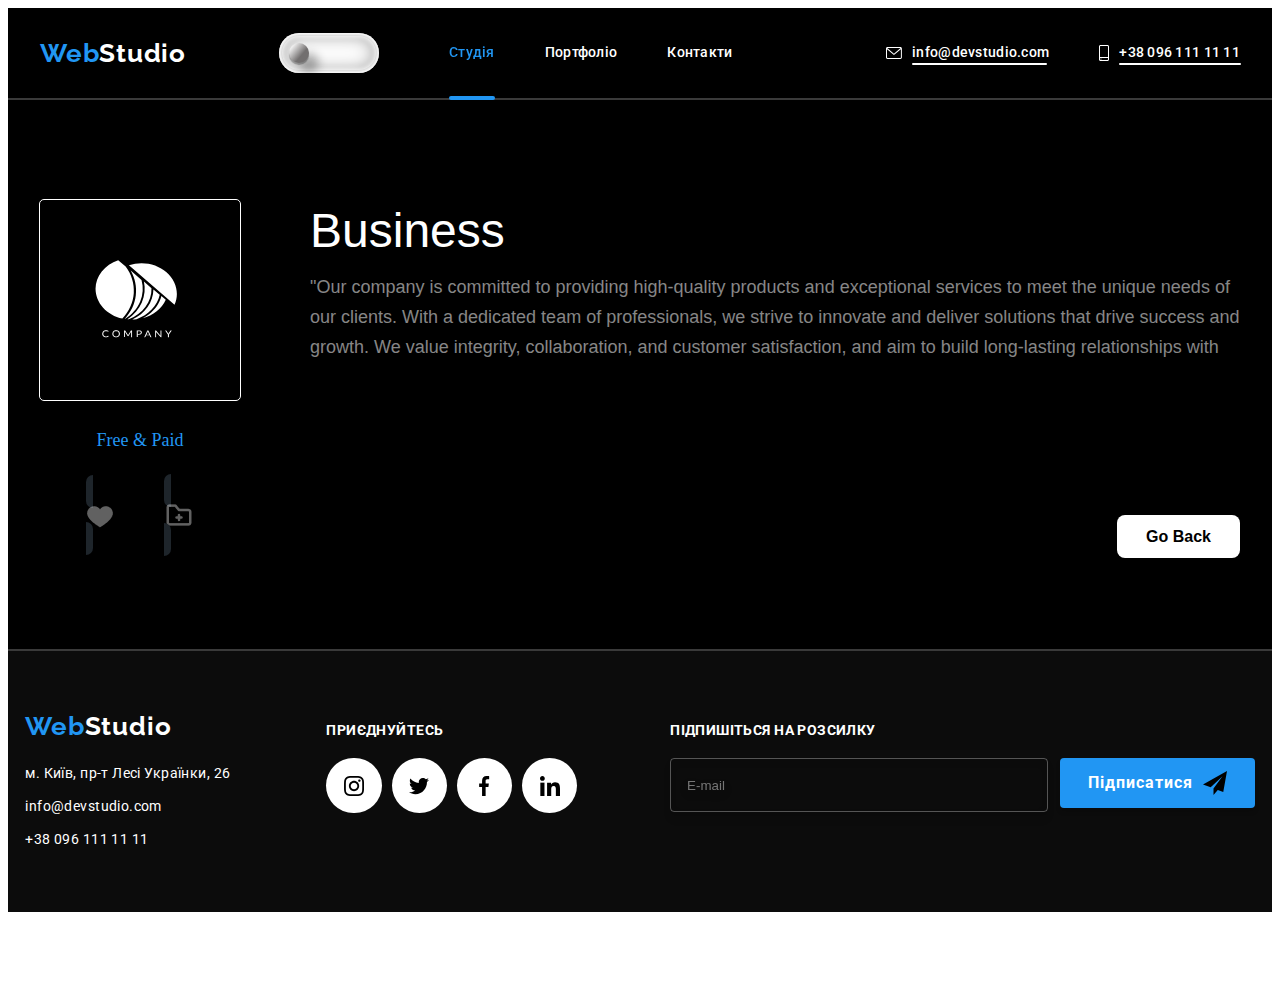
<file: pages/image.html>
<!DOCTYPE html>
<html lang="en">
<head>
    <meta charset="UTF-8">
    <meta name="viewport" content="width=device-width, initial-scale=1.0">
    <title>WebStudio</title>
    <link rel="icon" type="image/png" href="/favicons/favicon-96x96.png" sizes="96x96" />
    <link rel="icon" type="image/svg+xml" href="/favicons/favicon.svg" />
    <link rel="shortcut icon" href="/favicons/favicon.ico" />
    <link rel="apple-touch-icon" sizes="180x180" href="/favicons/apple-touch-icon.png" />
    <meta name="apple-mobile-web-app-title" content="MyWebSite" />
    <link rel="manifest" href="/favicons/site.webmanifest" />

    <link rel="stylesheet" href="https://cdnjs.cloudflare.com/ajax/libs/modern-normalize/2.0.0/modern-normalize.min.css" integrity="sha512-4xo8blKMVCiXpTaLzQSLSw3KFOVPWhm/TRtuPVc4WG6kUgjH6J03IBuG7JZPkcWMxJ5huwaBpOpnwYElP/m6wg==" crossorigin="anonymous" referrerpolicy="no-referrer" />
    <link rel="preconnect" href="https://fonts.googleapis.com">
    <link rel="preconnect" href="https://fonts.gstatic.com" crossorigin>
    <link href="https://fonts.googleapis.com/css2?family=Raleway:ital,wght@0,100..900;1,100..900&family=Roboto:ital,wght@0,100;0,300;0,400;0,500;0,700;0,900;1,100;1,300;1,400;1,500;1,700;1,900&display=swap" rel="stylesheet">
    <link rel="stylesheet" href="../style/main.min.css">
</head>
<body>
    <header class="header">
        <div class="container header__box">
        <a href="../index.html" class="header__logos"><span class="header__span">Web</span><span class="header__studio">Studio</span></a>
        <div class="header__containe">
            <span class="header__buttone">
            <input type="checkbox" name="checkbox" id="checkbox" />
            <label for="checkbox" class="header__label"></label>
            </span>
          </div>
        <button type="button" class="header__button" data-modal-header-open>
            <svg class="header__menu">
              <use href="../images/symbol-defs.svg#icon-open"></use>
            </svg>
          </button>
        <nav class="header__navigation">
      <ul class="header__list">
        <li class="header__caption"><a href="../index.html" class="header__link header__activess">Студія</a></li>
        <li class="header__caption"><a href="../pages/portfolio.html" class="header__link ">Портфоліо</a></li>
        <li class="header__caption"><a href="../pages/contact.html" class="header__link">Контакти </a></li>
      </ul>
        </nav>
        <ul class="header__description">
            <li class="header__text">
                <a href="mailto:info@devstudio.com" class="header__contact">
                    <svg class="header__email">
                        <use href="../images/symbol-defs.svg#icon-email"></use>
                    </svg>
                    <p class="header__address">info@devstudio.com</p>
                </a>
            </li>
            <li class="header__text">
                <a href="tel:+380961111111" class="header__contact">
                    <svg class="header__phone">
                        <use href="../images/symbol-defs.svg#icon-smartphone"></use>
                    </svg>
                    <p class="header__number">+38 096 111 11 11</p>
                </a>
            </li>
        </ul>
        <div class="menu is-hidden" data-header-modal>
            <button type="button" class="menu__btn" data-modal-header-close>
              <svg class="menu__close">
                <use href="../images/symbol-defs.svg#icon-burger-svg"></use>
              </svg>
            </button>
            <ul class="menu__list">
              <li class="menu__item"><a href="../index.html" class="menu__link">Студія</a></li>
              <li class="menu__item"><a href="../pages/portfolio.html" class="menu__link">Портфоліо</a></li>
              <li class="menu__item"><a href="../pages/contact.html" class="menu__link">Контакти</a></li>
            </ul>
            <div class="ssw">
            <ul class="menu__list-contact">
              <li class="menu__item-contact"><a href="tel:+38096111111" class="menu__link-contact">+38 096 111 11 11</a></li>
              <li class="menu__item-contact"><a href="mailto:info@devstudio.com" class="menu__link-contact">info@devstudio.com</a></li>
            </ul>
            <ul class="menu__list-social">
              <li class="menu__item-social"><a href="" class="menu__link-social">Instagram</a></li>
              <li class="menu__item-social"><a href="" class="menu__link-social">Twitter</a></li>
              <li class="menu__item-social"><a href="" class="menu__link-social">Facebook</a></li>
              <li class="menu__item-social"><a href="" class="menu__link-social">LinkedIn</a></li>
            </ul>
        </div>
        </div>
    </div>
    </header>


    <section class="program">
        <div class="container">
            <div class="program__wrap">
            <div class="program__item">
                <a href="https://images.app.goo.gl/jPEdAjGRSdAuph8o6" class="buttonn program__buttonn" target="_blank" aria-label="Icon-only Button"> 
                    <svg class="program__svg">
                        <use href="../images/symbol-defs.svg#icon-secondcompany"></use>
                    </svg>
                </a>
                <p class="program__discount">Free & Paid</p>
                <ul class="program__button">
                    <li><a type="button" class="program__like"><img src="../images/iconslike.png" alt="" class="image-description"></a></li>
                    <li><a type="button" download="" class="program__lik"><img src="../images/folderaddoutline.png" alt="" class="image-caption"></a></li>
                </ul>
                </div>
                <div>
                <div class="program__king">
                    <h2 class="program__text">Business</h2>
                    <p class="program__description">"Our company is committed to providing high-quality products and exceptional services to meet the unique needs of our clients. With a dedicated team of professionals, we strive to innovate and deliver solutions that drive success and growth. We value integrity, collaboration, and customer satisfaction, and aim to build long-lasting relationships with those we serve. Whether you're looking for industry-leading expertise or personalized attention, our company is here to support your goals and ensure a positive experience every step of the way."</p>
                    <div class="program__link">
                    <a type="button" onclick="location.href='../index.html#target-section'"  class="program__buttons">Go Back</a>
                    </div>
                </div>
            </div>
            </div>
        </div>
    </section>


    <footer class="footer">
        <div class="container">
        <div>
            <address class="footer-addresss">
        <ul class="footer__list">
            <li class="footer__logo"><a href="../index.html" class="footer__logotype"><span class="footer__Web">Web</span>Studio</a></li>
            <li class="footer__mailro"><a href="https://maps.app.goo.gl/3WHMfzr2wy2bExne6" target="_blank" class="footer__link">м. Київ, пр-т Лесі Українки, 26</a></li>
            <li class="footer__mailtro"><a href="mailto:info@devstudio.com" target="_blank" class="footer__contain">info@devstudio.com</a></li>
            <li class="footer__mailtro"><a href="tel:+380961111111" target="_blank" class="footer__contain">+38 096 111 11 11</a></li>
        </ul>
        </address>
        </div>
        <div class="footer__second">
            <p class="footer__join">приєднуйтесь</p>
        <ul class="footer__wrap">
                <li class="footer__flex">
                <a href="https://www.instagram.com/" class="footer__buttont" aria-label="Icon-only Button"> 
                    <svg 
                        xmlns="http://www.w3.org/2000/svg" 
                        viewBox="0 0 32 32" 
                        aria-hidden="true" 
                        class="footer__online" 
                        focusable="false">
                        <use href="../images/symbol-defs.svg#icon-instagram"></use>
                    </svg>
                </a>
            </li>
            <li class="footer__flex">
                <a href="javascript:;" class="footer__buttont" aria-label="Icon-only Button"> 
                    <svg 
                        xmlns="http://www.w3.org/2000/svg" 
                        viewBox="0 0 32 32" 
                        aria-hidden="true" 
                        class="footer__online" 
                        focusable="false">
                        <use href="../images/symbol-defs.svg#icon-twitter"></use>
                    </svg>
                </a>
            </li>
            <li class="footer__flex">
                <a href="javascript:;" class="footer__buttont" aria-label="Icon-only Button"> 
                    <svg 
                        xmlns="http://www.w3.org/2000/svg" 
                        viewBox="0 0 32 32" 
                        aria-hidden="true" 
                        class="footer__online" 
                        focusable="false">
                        <use href="../images/symbol-defs.svg#icon-facebook"></use>
                    </svg>
                </a>
            </li>
            <li class="footer__flex">
                <a href="javascript:;" class="footer__buttont" aria-label="Icon-only Button"> 
                    <svg 
                        xmlns="http://www.w3.org/2000/svg" 
                        viewBox="0 0 32 32" 
                        aria-hidden="true" 
                        class="footer__online" 
                        focusable="false">
                        <use href="../images/symbol-defs.svg#icon-linkedin"></use>
                    </svg>
                </a>
            </li>
            </ul>
            </div>
            <div class="footer__form">
                <p class="footer__subscribe">Підпишіться на розсилку</p>
            <form class="footer__button">
                <div class="footer__forms">
                <input type="email" id="email" class="footer__input" placeholder="E-mail" required>
                <div class="footer__flexing">
            <button type="submit" class="footer__buttonlink">Підписатися 
                <svg class="footer__telegram">
                    <use href="../images/symbol-defs.svg#icon-iconsend"></use>
                </svg>
            </button>
                </div>
            </div>
            </form>
        </div>
        </div>
    </footer>

    <script src="../js/yaco.js"></script>

</body>
</html>
</file>
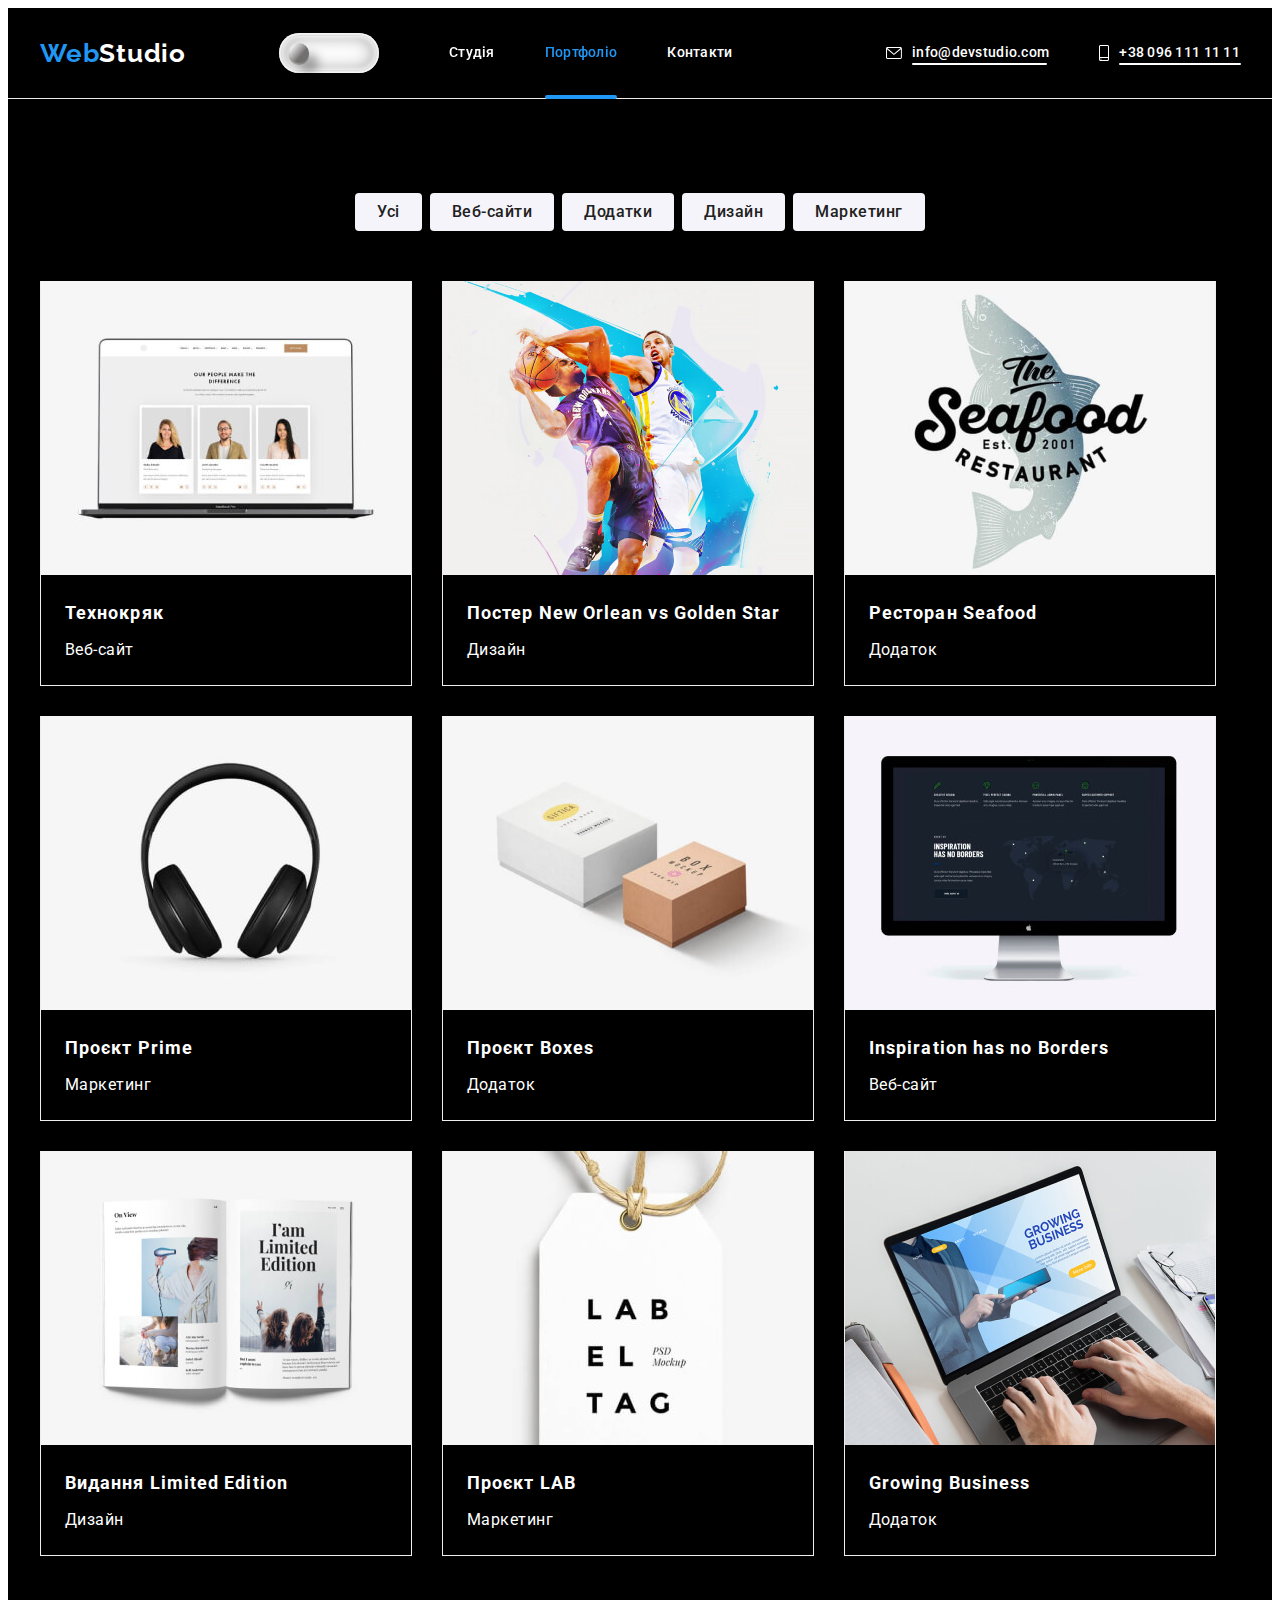
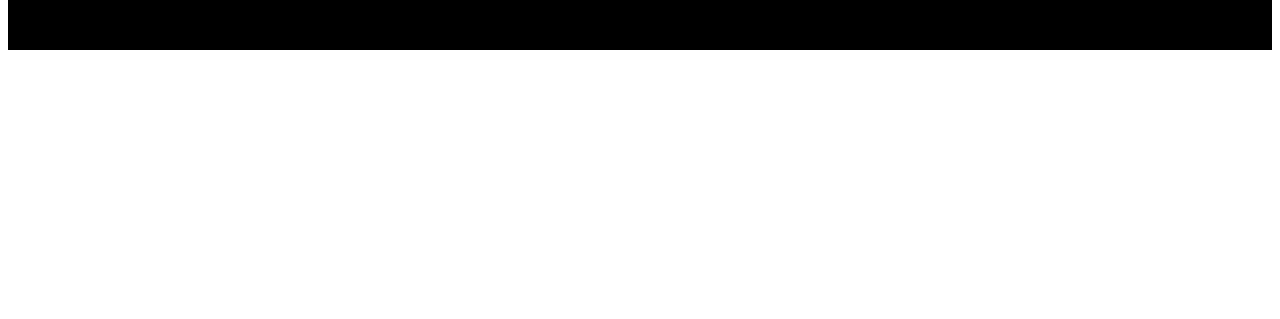
<file: pages/portfolio.html>
<!DOCTYPE html>
<html lang="en">
<head>
    <meta charset="UTF-8">
    <meta name="viewport" content="width=device-width, initial-scale=1.0">
    <title>WebStudio</title>
    <link rel="icon" type="image/png" href="/favicons/favicon-96x96.png" sizes="96x96" />
    <link rel="icon" type="image/svg+xml" href="/favicons/favicon.svg" />
    <link rel="shortcut icon" href="/favicons/favicon.ico" />
    <link rel="apple-touch-icon" sizes="180x180" href="/favicons/apple-touch-icon.png" />
    <meta name="apple-mobile-web-app-title" content="MyWebSite" />
    <link rel="manifest" href="/favicons/site.webmanifest" />

    <link rel="stylesheet" href="https://cdnjs.cloudflare.com/ajax/libs/modern-normalize/2.0.0/modern-normalize.min.css" integrity="sha512-4xo8blKMVCiXpTaLzQSLSw3KFOVPWhm/TRtuPVc4WG6kUgjH6J03IBuG7JZPkcWMxJ5huwaBpOpnwYElP/m6wg==" crossorigin="anonymous" referrerpolicy="no-referrer" />
    <link rel="preconnect" href="https://fonts.googleapis.com">
    <link rel="preconnect" href="https://fonts.gstatic.com" crossorigin>
    <link href="https://fonts.googleapis.com/css2?family=Raleway:ital,wght@0,100..900;1,100..900&family=Roboto:ital,wght@0,100;0,300;0,400;0,500;0,700;0,900;1,100;1,300;1,400;1,500;1,700;1,900&display=swap" rel="stylesheet">
    <link rel="stylesheet" href="../style/main.min.css">
</head>
<body>
    <header class="header">
        <div class="container header__box">
        <a href="../index.html" class="header__logos"><span class="header__span">Web</span><span class="header__studio">Studio</span></a>
        <div class="header__containe">
            <span class="header__buttone">
            <input type="checkbox" name="checkbox" id="checkbox" />
            <label for="checkbox" class="header__label"></label>
            </span>
          </div>
        <button type="button" class="header__button" data-modal-header-open>
            <svg class="header__menu">
              <use href="../images/symbol-defs.svg#icon-open"></use>
            </svg>
          </button>
        <nav class="header__navigation">
      <ul class="header__list">
        <li class="header__caption"><a href="../index.html" class="header__link">Студія</a></li>
        <li class="header__caption"><a href="../pages/portfolio.html" class="header__link header__actives">Портфоліо</a></li>
        <li class="header__caption"><a href="../pages/contact.html" class="header__link">Контакти </a></li>
      </ul>
        </nav>
        <ul class="header__description">
            <li class="header__text">
                <a href="mailto:info@devstudio.com" class="header__contact">
                    <svg class="header__email">
                        <use href="../images/symbol-defs.svg#icon-email"></use>
                    </svg>
                    <p class="header__address">info@devstudio.com</p>
                </a>
            </li>
            <li class="header__text">
                <a href="tel:+380961111111" class="header__contact">
                    <svg class="header__phone">
                        <use href="../images/symbol-defs.svg#icon-smartphone"></use>
                    </svg>
                    <p class="header__number">+38 096 111 11 11</p>
                </a>
            </li>
        </ul>
        <div class="menu is-hidden" data-header-modal>
            <button type="button" class="menu__btn" data-modal-header-close>
              <svg class="menu__close">
                <use href="../images/symbol-defs.svg#icon-burger-svg"></use>
              </svg>
            </button>
            <ul class="menu__list">
              <li class="menu__item"><a href="../index.html" class="menu__link">Студія</a></li>
              <li class="menu__item"><a href="../pages/portfolio.html" class="menu__link">Портфоліо</a></li>
              <li class="menu__item"><a href="../pages/contact.html" class="menu__link">Контакти</a></li>
            </ul>
            <div class="ssw">
            <ul class="menu__list-contact">
              <li class="menu__item-contact"><a href="tel:+38096111111" class="menu__link-contact">+38 096 111 11 11</a></li>
              <li class="menu__item-contact"><a href="mailto:info@devstudio.com" class="menu__link-contact">info@devstudio.com</a></li>
            </ul>
            <ul class="menu__list-social">
              <li class="menu__item-social"><a href="" class="menu__link-social">Instagram</a></li>
              <li class="menu__item-social"><a href="" class="menu__link-social">Twitter</a></li>
              <li class="menu__item-social"><a href="" class="menu__link-social">Facebook</a></li>
              <li class="menu__item-social"><a href="" class="menu__link-social">LinkedIn</a></li>
            </ul>
        </div>
        </div>
    </div>
    </header>
    <main>
        <section class="main">
            <div class="container">
            <ul class="main__list">
                <li class="main__item button"><button type="button" data-filter="all" class="main__link">Усі</button></li>
                <li class="main__item"><button type="button" data-filter="web" class="main__link">Веб-сайти</button></li>
                <li class="main__item"><button type="button" data-filter="apps" class="main__link">Додатки</button></li>
                <li class="main__item"><button type="button" data-filter="design" class="main__link">Дизайн</button></li>
                <li class="main__item"><button type="button" data-filter="marketing" class="main__link">Маркетинг</button></li>
            </ul>
            <ul class="main__lists">
                <li class="d main__card web" style="display: block;">
                    <div class="main__photo">
                    <picture>
                        <source srcset="../images/deskstop/tehno-desktop@1x.jpg 1x, ../images/deskstop/tehno-desktop@2x.jpg 2x" media="(min-width: 1200px)">
                        <source srcset="../images/tablet/tehno-tablet@1x.jpg 1x, ../images/tablet/tehno-tablet@2x.jpg 2x" media="(min-width: 768px)">
                        <source srcset="../images/mobile/tehno-mobile@1x.jpg 1x, ../images/mobile/tehno-mobile@2x.jpg 2x" media="(max-width: 767px)">
                    <img src="../images/computer.jpg" alt="Notebook" class="main__description">
                    </picture>
                    <p class="main__text">Ресурс пропонує комплексні пропозиції з різним рівнем функціоналу та сервісів. Все це дозволить відвідувачу отримати вичерпні відомості про компанію чи приватну особу.</p>
                    </div>
                    <div class="main__frame">
                    <h2 class="main__title">Технокряк</h2>
                    <p class="main__captions">Веб-сайт</p>
                    </div>
                </li>
                <li class="d main__card design" style="display: block;">
                    <div class="main__photo">
                    <picture>
                        <source srcset="../images/deskstop/poster-desktop@1x.jpg 1x, ../images/deskstop/poster-desktop@2x.jpg 2x" media="(min-width: 1200px)">
                        <source srcset="../images/tablet/poster-tablet@1x.jpg 1x, ../images/tablet/poster-tablet@2x.jpg 2x" media="(min-width: 768px)">
                        <source srcset="../images/mobile/poster-mobile@1x.jpg 1x, ../images/mobile/poster-mobile@2x.jpg 2x" media="(max-width: 767px)">
                    <img src="../images/basketball.jpg" alt="basketball" class="main__description">
                    </picture>
                    <p class="main__text">Ресурс пропонує комплексні пропозиції з різним рівнем функціоналу та сервісів. Все це дозволить відвідувачу отримати вичерпні відомості про компанію чи приватну особу.</p>
                    </div>
                    <div class="main__frame">
                    <h2 class="main__title">Постер New Orlean vs Golden Star</h2>
                    <p class="main__captions">Дизайн</p>
                    </div>
                </li>
                <li class="d main__card apps" style="display: block;">
                    <div class="main__photo">
                    <picture>
                        <source srcset="../images/deskstop/seafood-desktop@1x.jpg 1x, ../images/deskstop/seafood-desktop@2x.jpg 2x" media="(min-width: 1200px)">
                        <source srcset="../images/tablet/seafood-tablet@1x.jpg 1x, ../images/tablet/seafood-tablet@2x.jpg 2x" media="(min-width: 768px)">
                        <source srcset="../images/mobile/seafood-mobile@1x.jpg 1x, ../images/mobile/seafood-mobile@2x.jpg 2x" media="(max-width: 767px)">
                    <img src="../images/seafood.jpg" alt="fisher" class="main__description">
                    </picture>
                    <p class="main__text">Ресурс пропонує комплексні пропозиції з різним рівнем функціоналу та сервісів. Все це дозволить відвідувачу отримати вичерпні відомості про компанію чи приватну особу.</p>
                    </div>
                    <div class="main__frame">
                    <h2 class="main__title">Ресторан Seafood</h2>
                    <p class="main__captions">Додаток</p>
                    </div>
                </li>
                <li class="d main__card marketing" style="display: block;">
                    <div class="main__photo">
                    <picture>
                        <source srcset="../images/deskstop/prime-desktop@1x.jpg 1x, ../images/deskstop/prime-desktop@2x.jpg 2x" media="(min-width: 1200px)">
                        <source srcset="../images/tablet/prime-tablet@1x.jpg 1x, ../images/tablet/prime-tablet@2x.jpg 2x" media="(min-width: 768px)">
                        <source srcset="../images/mobile/prime-mobile@1x.jpg 1x, ../images/mobile/prime-mobile@2x.jpg 2x" media="(max-width: 767px)">
                    <img src="../images/headphones.jpg" alt="headphone" class="main__description">
                    </picture>
                    <p class="main__text">Ресурс пропонує комплексні пропозиції з різним рівнем функціоналу та сервісів. Все це дозволить відвідувачу отримати вичерпні відомості про компанію чи приватну особу.</p>
                    </div>
                    <div class="main__frame">
                    <h2 class="main__title">Проєкт Prime</h2>
                    <p class="main__captions">Маркетинг</p>
                    </div>
                </li>
                <li class="d main__card apps" style="display: block;">
                    <div class="main__photo">
                    <picture>
                        <source srcset="../images/deskstop/boxes-desktop@1x.jpg 1x, ../images/deskstop/boxes-desktop@2x.jpg 2x" media="(min-width: 1200px)">
                        <source srcset="../images/tablet/boxes-tablet@1x.jpg 1x, ../images/tablet/boxes-tablet@2x.jpg 2x" media="(min-width: 768px)">
                        <source srcset="../images/mobile/boxes-mobile@1x.jpg 1x, ../images/mobile/boxes-mobile@2x.jpg 2x" media="(max-width: 767px)">
                    <img src="../images/box.jpg" alt="box" class="main__description">
                    </picture>
                    <p class="main__text">Ресурс пропонує комплексні пропозиції з різним рівнем функціоналу та сервісів. Все це дозволить відвідувачу отримати вичерпні відомості про компанію чи приватну особу.</p>
                    </div>
                    <div class="main__frame">
                    <h2 class="main__title">Проєкт Boxes</h2>
                    <p class="main__captions">Додаток</p>
                    </div>
                </li>
                <li class="d main__card web" style="display: block;">
                    <div class="main__photo">
                    <picture>
                        <source srcset="../images/deskstop/apple-desktop@1x.jpg 1x, ../images/deskstop/apple-desktop@2x.jpg 2x" media="(min-width: 1200px)">
                        <source srcset="../images/tablet/apple-tablet@1x.jpg 1x, ../images/tablet/apple-tablet@2x.jpg 2x" media="(min-width: 768px)">
                        <source srcset="../images/mobile/apple-mobile@1x.jpg 1x, ../images/mobile/apple-mobile@2x.jpg 2x" media="(max-width: 767px)">
                    <img src="../images/iphonecomputer.jpg" alt="monitor" class="main__description">
                    </picture>
                    <p class="main__text">Ресурс пропонує комплексні пропозиції з різним рівнем функціоналу та сервісів. Все це дозволить відвідувачу отримати вичерпні відомості про компанію чи приватну особу.</p>
                    </div>
                    <div class="main__frame">
                    <h2 class="main__title">Inspiration has no Borders</h2>
                    <p class="main__captions">Веб-сайт</p>
                    </div>
                </li>
                <li class="d main__card design" style="display: block;">
                    <div class="main__photo">
                    <picture>
                        <source srcset="../images/deskstop/book-desktop@1x.jpg 1x, ../images/deskstop/book-desktop@2x.jpg 2x" media="(min-width: 1200px)">
                        <source srcset="../images/tablet/book-tablet@1x.jpg 1x, ../images/tablet/book-tablet@2x.jpg 2x" media="(min-width: 768px)">
                        <source srcset="../images/mobile/book-mobile@1x.jpg 1x, ../images/mobile/book-mobile@2x.jpg 2x" media="(max-width: 767px)">
                    <img src="../images/book.jpg" alt="book" class="main__description">
                    </picture>
                    <p class="main__text">Ресурс пропонує комплексні пропозиції з різним рівнем функціоналу та сервісів. Все це дозволить відвідувачу отримати вичерпні відомості про компанію чи приватну особу.</p>
                    </div>
                    <div class="main__frame">
                    <h2 class="main__title">Видання Limited Edition</h2>
                    <p class="main__captions">Дизайн</p>
                    </div>
                </li>
                <li class="d main__card marketing" style="display: block;">
                    <div class="main__photo">
                    <picture>
                        <source srcset="../images/deskstop/lab-desktop@1x.jpg 1x, ../images/deskstop/lab-desktop@2x.jpg 2x" media="(min-width: 1200px)">
                        <source srcset="../images/tablet/lab-tablet@1x.jpg 1x, ../images/tablet/lab-tablet@2x.jpg 2x" media="(min-width: 768px)">
                        <source srcset="../images/mobile/lab-mobile@1x.jpg 1x, ../images/mobile/lab-mobile@2x.jpg 2x" media="(max-width: 767px)">
                    <img src="../images/labeltag.jpg" alt="eticketcka" class="main__description">
                    </picture>
                    <p class="main__text">Ресурс пропонує комплексні пропозиції з різним рівнем функціоналу та сервісів. Все це дозволить відвідувачу отримати вичерпні відомості про компанію чи приватну особу.</p>
                    </div>
                    <div class="main__frame">
                    <h2 class="main__title">Проєкт LAB</h2>
                    <p class="main__captions">Маркетинг</p>
                    </div>
                </li>
                <li class="d main__card apps" style="display: block;">
                    <div class="main__photo">
                    <picture>
                        <source srcset="../images/deskstop/growing-desktop@1x.jpg 1x, ../images/deskstop/growing-desktop@2x.jpg 2x" media="(min-width: 1200px)">
                        <source srcset="../images/deskstop/growing-desktop@1x.jpg 1x, ../images/deskstop/growing-desktop@2x.jpg 2x" media="(min-width: 768px)">
                        <source srcset="../images/mobile/growing-mobile@1x.jpg 1x, ../images/mobile/growing-mobile@2x.jpg 2x" media="(max-width: 767px)">
                    <img src="../images/businessnotebook.jpg" alt="noteeebook" class="main__description">
                    </picture>
                    <p class="main__text">Ресурс пропонує комплексні пропозиції з різним рівнем функціоналу та сервісів. Все це дозволить відвідувачу отримати вичерпні відомості про компанію чи приватну особу.</p>
                    </div>
                    <div class="main__frame">
                    <h2 class="main__title">Growing Business</h2>
                    <p class="main__captions">Додаток</p>
                    </div>
                </li>
            </ul>
            </div>
        </section>
    </main>
    <footer class="footer">
        <div class="container">
        <div>
            <address class="footer-addresss">
        <ul class="footer__list">
            <li class="footer__logo"><a href="../index.html" class="footer__logotype"><span class="footer__Web">Web</span>Studio</a></li>
            <li class="footer__mailro"><a href="https://maps.app.goo.gl/3WHMfzr2wy2bExne6" target="_blank" class="footer__link">м. Київ, пр-т Лесі Українки, 26</a></li>
            <li class="footer__mailtro"><a href="mailto:info@devstudio.com" target="_blank" class="footer__contain">info@devstudio.com</a></li>
            <li class="footer__mailtro"><a href="tel:+380961111111" target="_blank" class="footer__contain">+38 096 111 11 11</a></li>
        </ul>
        </address>
        </div>
        <div class="footer__second">
            <p class="footer__join">приєднуйтесь</p>
        <ul class="footer__wrap">
                <li class="footer__flex">
                <a href="https://www.instagram.com/" class="footer__buttont" aria-label="Icon-only Button"> 
                    <svg 
                        xmlns="http://www.w3.org/2000/svg" 
                        viewBox="0 0 32 32" 
                        aria-hidden="true" 
                        class="footer__online" 
                        focusable="false">
                        <use href="../images/symbol-defs.svg#icon-instagram"></use>
                    </svg>
                </a>
            </li>
            <li class="footer__flex">
                <a href="javascript:;" class="footer__buttont" aria-label="Icon-only Button"> 
                    <svg 
                        xmlns="http://www.w3.org/2000/svg" 
                        viewBox="0 0 32 32" 
                        aria-hidden="true" 
                        class="footer__online" 
                        focusable="false">
                        <use href="../images/symbol-defs.svg#icon-twitter"></use>
                    </svg>
                </a>
            </li>
            <li class="footer__flex">
                <a href="javascript:;" class="footer__buttont" aria-label="Icon-only Button"> 
                    <svg 
                        xmlns="http://www.w3.org/2000/svg" 
                        viewBox="0 0 32 32" 
                        aria-hidden="true" 
                        class="footer__online" 
                        focusable="false">
                        <use href="../images/symbol-defs.svg#icon-facebook"></use>
                    </svg>
                </a>
            </li>
            <li class="footer__flex">
                <a href="javascript:;" class="footer__buttont" aria-label="Icon-only Button"> 
                    <svg 
                        xmlns="http://www.w3.org/2000/svg" 
                        viewBox="0 0 32 32" 
                        aria-hidden="true" 
                        class="footer__online" 
                        focusable="false">
                        <use href="../images/symbol-defs.svg#icon-linkedin"></use>
                    </svg>
                </a>
            </li>
            </ul>
            </div>
            <div class="footer__form">
                <p class="footer__subscribe">Підпишіться на розсилку</p>
            <form class="footer__button">
                <div class="footer__forms">
                <input type="email" id="email" class="footer__input" placeholder="E-mail" required>
                <div class="footer__flexing">
            <button type="submit" class="footer__buttonlink">Підписатися 
                <svg class="footer__telegram">
                    <use href="../images/symbol-defs.svg#icon-iconsend"></use>
                </svg>
            </button>
                </div>
            </div>
            </form>
        </div>
        </div>
    </footer>
    <script src="../js/portfolio.js"></script>
    <script src="../js/burger.js"></script>
</body>
</html>
</file>
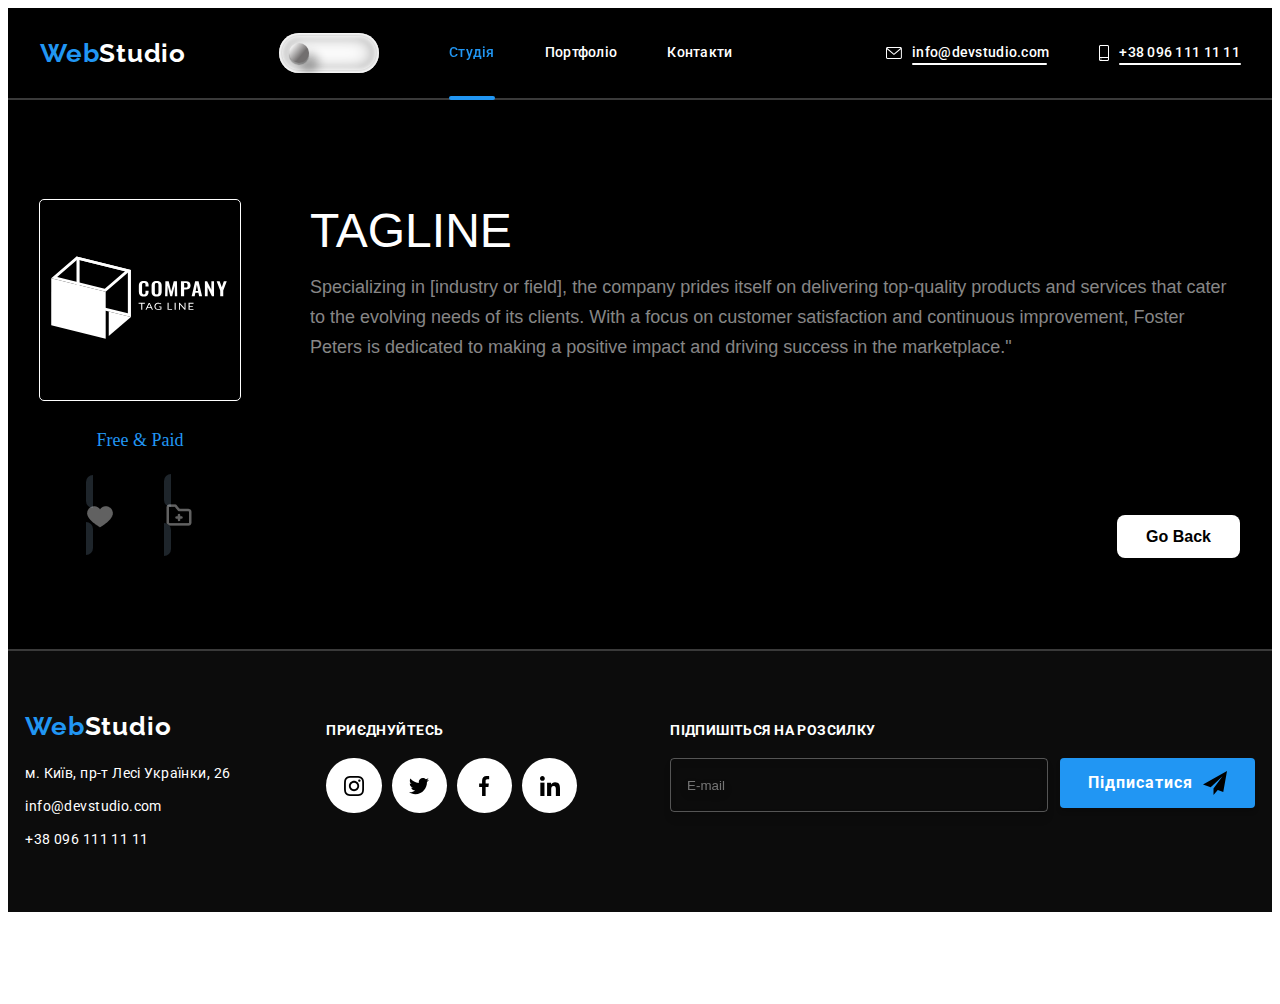
<file: pages/tagline.html>
<!DOCTYPE html>
<html lang="en">
<head>
    <meta charset="UTF-8">
    <meta name="viewport" content="width=device-width, initial-scale=1.0">
    <title>WebStudio</title>
    <link rel="icon" type="image/png" href="/favicons/favicon-96x96.png" sizes="96x96" />
    <link rel="icon" type="image/svg+xml" href="/favicons/favicon.svg" />
    <link rel="shortcut icon" href="/favicons/favicon.ico" />
    <link rel="apple-touch-icon" sizes="180x180" href="/favicons/apple-touch-icon.png" />
    <meta name="apple-mobile-web-app-title" content="MyWebSite" />
    <link rel="manifest" href="/favicons/site.webmanifest" />

    <link rel="stylesheet" href="https://cdnjs.cloudflare.com/ajax/libs/modern-normalize/2.0.0/modern-normalize.min.css" integrity="sha512-4xo8blKMVCiXpTaLzQSLSw3KFOVPWhm/TRtuPVc4WG6kUgjH6J03IBuG7JZPkcWMxJ5huwaBpOpnwYElP/m6wg==" crossorigin="anonymous" referrerpolicy="no-referrer" />
    <link rel="preconnect" href="https://fonts.googleapis.com">
    <link rel="preconnect" href="https://fonts.gstatic.com" crossorigin>
    <link href="https://fonts.googleapis.com/css2?family=Raleway:ital,wght@0,100..900;1,100..900&family=Roboto:ital,wght@0,100;0,300;0,400;0,500;0,700;0,900;1,100;1,300;1,400;1,500;1,700;1,900&display=swap" rel="stylesheet">
    <link rel="stylesheet" href="../style/main.min.css">
</head>
<body>
    <header class="header">
        <div class="container header__box">
        <a href="../index.html" class="header__logos"><span class="header__span">Web</span><span class="header__studio">Studio</span></a>
        <div class="header__containe">
            <span class="header__buttone">
            <input type="checkbox" name="checkbox" id="checkbox" />
            <label for="checkbox" class="header__label"></label>
            </span>
          </div>
        <button type="button" class="header__button" data-modal-header-open>
            <svg class="header__menu">
              <use href="../images/symbol-defs.svg#icon-open"></use>
            </svg>
          </button>
        <nav class="header__navigation">
      <ul class="header__list">
        <li class="header__caption"><a href="../index.html" class="header__link header__activess">Студія</a></li>
        <li class="header__caption"><a href="../pages/portfolio.html" class="header__link ">Портфоліо</a></li>
        <li class="header__caption"><a href="../pages/contact.html" class="header__link">Контакти </a></li>
      </ul>
        </nav>
        <ul class="header__description">
            <li class="header__text">
                <a href="mailto:info@devstudio.com" class="header__contact">
                    <svg class="header__email">
                        <use href="../images/symbol-defs.svg#icon-email"></use>
                    </svg>
                    <p class="header__address">info@devstudio.com</p>
                </a>
            </li>
            <li class="header__text">
                <a href="tel:+380961111111" class="header__contact">
                    <svg class="header__phone">
                        <use href="../images/symbol-defs.svg#icon-smartphone"></use>
                    </svg>
                    <p class="header__number">+38 096 111 11 11</p>
                </a>
            </li>
        </ul>
        <div class="menu is-hidden" data-header-modal>
            <button type="button" class="menu__btn" data-modal-header-close>
              <svg class="menu__close">
                <use href="../images/symbol-defs.svg#icon-burger-svg"></use>
              </svg>
            </button>
            <ul class="menu__list">
              <li class="menu__item"><a href="../index.html" class="menu__link">Студія</a></li>
              <li class="menu__item"><a href="../pages/portfolio.html" class="menu__link">Портфоліо</a></li>
              <li class="menu__item"><a href="../pages/contact.html" class="menu__link">Контакти</a></li>
            </ul>
            <div class="ssw">
            <ul class="menu__list-contact">
              <li class="menu__item-contact"><a href="tel:+38096111111" class="menu__link-contact">+38 096 111 11 11</a></li>
              <li class="menu__item-contact"><a href="mailto:info@devstudio.com" class="menu__link-contact">info@devstudio.com</a></li>
            </ul>
            <ul class="menu__list-social">
              <li class="menu__item-social"><a href="" class="menu__link-social">Instagram</a></li>
              <li class="menu__item-social"><a href="" class="menu__link-social">Twitter</a></li>
              <li class="menu__item-social"><a href="" class="menu__link-social">Facebook</a></li>
              <li class="menu__item-social"><a href="" class="menu__link-social">LinkedIn</a></li>
            </ul>
        </div>
        </div>
    </div>
    </header>


    <section class="program">
        <div class="container">
            <div class="program__wrap">
            <div class="program__item">
                <a href="https://www.imdb.com/name/nm12621844/" class="buttonn program__buttonn" target="_blank" aria-label="Icon-only Button"> 
                    <svg class="program__svg">
                        <use href="../images/symbol-defs.svg#icon-tagline"></use>
                    </svg>
                </a>
                <p class="program__discount">Free & Paid</p>
                <ul class="program__button">
                    <li><a type="button" class="program__like"><img src="../images/iconslike.png" alt="" class="image-description"></a></li>
                    <li><a type="button" download="" class="program__lik"><img src="../images/folderaddoutline.png" alt="" class="image-caption"></a></li>
                </ul>
                </div>
                <div>
                <div class="program__king">
                    <h2 class="program__text">TAGLINE</h2>
                    <p class="program__description">Specializing in [industry or field], the company prides itself on delivering top-quality products and services that cater to the evolving needs of its clients. With a focus on customer satisfaction and continuous improvement, Foster Peters is dedicated to making a positive impact and driving success in the marketplace."</p>
                    <div class="program__link">
                    <a type="button" onclick="location.href='../index.html#target-section'"  class="program__buttons">Go Back</a>
                    </div>
                </div>
            </div>
            </div>
        </div>
    </section>


    <footer class="footer">
        <div class="container">
        <div>
            <address class="footer-addresss">
        <ul class="footer__list">
            <li class="footer__logo"><a href="../index.html" class="footer__logotype"><span class="footer__Web">Web</span>Studio</a></li>
            <li class="footer__mailro"><a href="https://maps.app.goo.gl/3WHMfzr2wy2bExne6" target="_blank" class="footer__link">м. Київ, пр-т Лесі Українки, 26</a></li>
            <li class="footer__mailtro"><a href="mailto:info@devstudio.com" target="_blank" class="footer__contain">info@devstudio.com</a></li>
            <li class="footer__mailtro"><a href="tel:+380961111111" target="_blank" class="footer__contain">+38 096 111 11 11</a></li>
        </ul>
        </address>
        </div>
        <div class="footer__second">
            <p class="footer__join">приєднуйтесь</p>
        <ul class="footer__wrap">
                <li class="footer__flex">
                <a href="https://www.instagram.com/" class="footer__buttont" aria-label="Icon-only Button"> 
                    <svg 
                        xmlns="http://www.w3.org/2000/svg" 
                        viewBox="0 0 32 32" 
                        aria-hidden="true" 
                        class="footer__online" 
                        focusable="false">
                        <use href="../images/symbol-defs.svg#icon-instagram"></use>
                    </svg>
                </a>
            </li>
            <li class="footer__flex">
                <a href="javascript:;" class="footer__buttont" aria-label="Icon-only Button"> 
                    <svg 
                        xmlns="http://www.w3.org/2000/svg" 
                        viewBox="0 0 32 32" 
                        aria-hidden="true" 
                        class="footer__online" 
                        focusable="false">
                        <use href="../images/symbol-defs.svg#icon-twitter"></use>
                    </svg>
                </a>
            </li>
            <li class="footer__flex">
                <a href="javascript:;" class="footer__buttont" aria-label="Icon-only Button"> 
                    <svg 
                        xmlns="http://www.w3.org/2000/svg" 
                        viewBox="0 0 32 32" 
                        aria-hidden="true" 
                        class="footer__online" 
                        focusable="false">
                        <use href="../images/symbol-defs.svg#icon-facebook"></use>
                    </svg>
                </a>
            </li>
            <li class="footer__flex">
                <a href="javascript:;" class="footer__buttont" aria-label="Icon-only Button"> 
                    <svg 
                        xmlns="http://www.w3.org/2000/svg" 
                        viewBox="0 0 32 32" 
                        aria-hidden="true" 
                        class="footer__online" 
                        focusable="false">
                        <use href="../images/symbol-defs.svg#icon-linkedin"></use>
                    </svg>
                </a>
            </li>
            </ul>
            </div>
            <div class="footer__form">
                <p class="footer__subscribe">Підпишіться на розсилку</p>
            <form class="footer__button">
                <div class="footer__forms">
                <input type="email" id="email" class="footer__input" placeholder="E-mail" required>
                <div class="footer__flexing">
            <button type="submit" class="footer__buttonlink">Підписатися 
                <svg class="footer__telegram">
                    <use href="../images/symbol-defs.svg#icon-iconsend"></use>
                </svg>
            </button>
                </div>
            </div>
            </form>
        </div>
        </div>
    </footer>

    <script src="../js/yaco.js"></script>

</body>
</html>
</file>
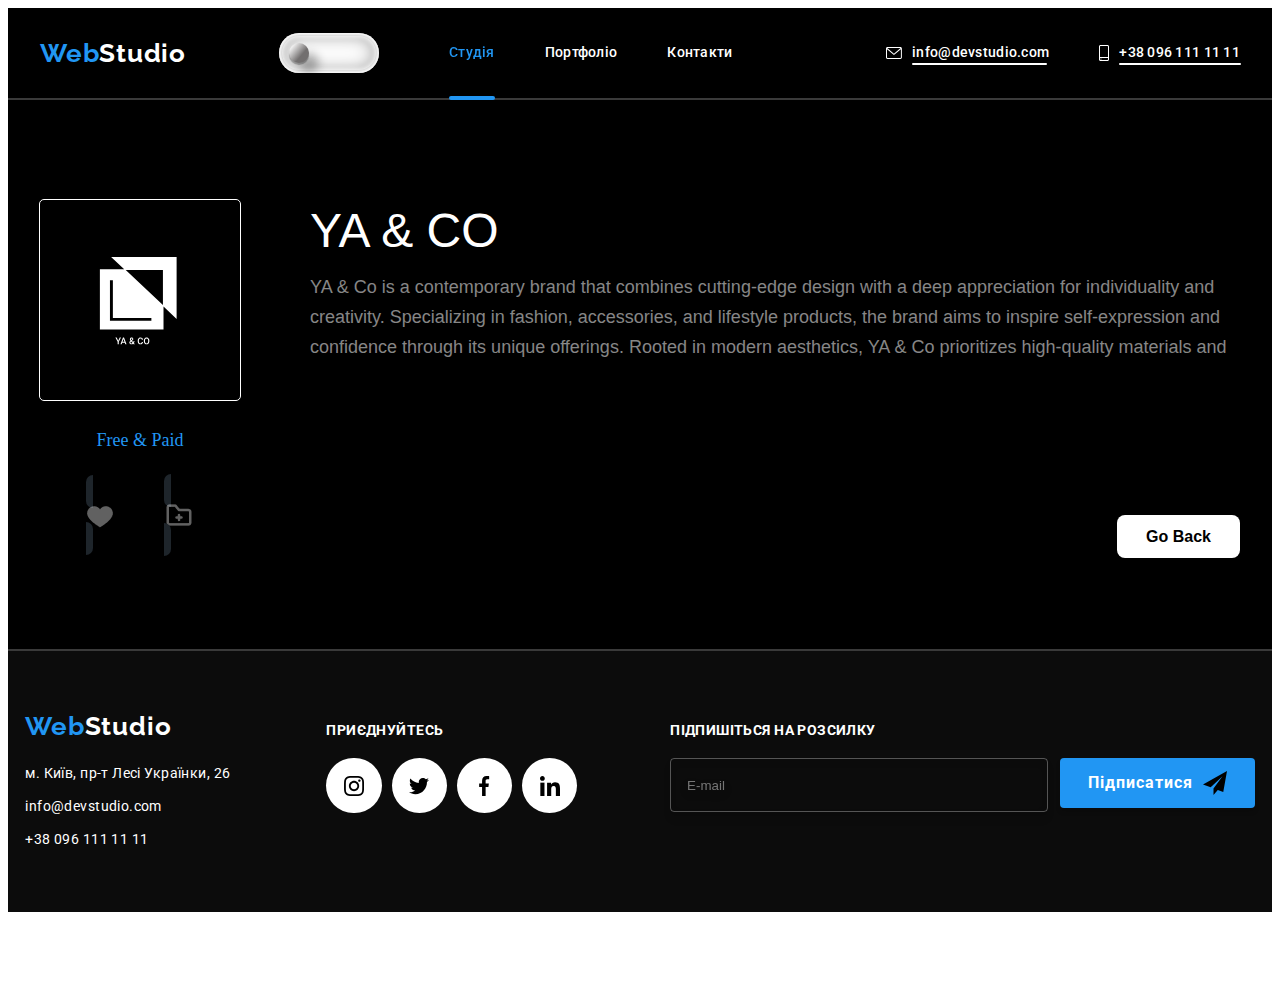
<file: pages/yaco.html>
<!DOCTYPE html>
<html lang="en">
<head>
    <meta charset="UTF-8">
    <meta name="viewport" content="width=device-width, initial-scale=1.0">
    <title>WebStudio</title>
    <link rel="icon" type="image/png" href="/favicons/favicon-96x96.png" sizes="96x96" />
    <link rel="icon" type="image/svg+xml" href="/favicons/favicon.svg" />
    <link rel="shortcut icon" href="/favicons/favicon.ico" />
    <link rel="apple-touch-icon" sizes="180x180" href="/favicons/apple-touch-icon.png" />
    <meta name="apple-mobile-web-app-title" content="MyWebSite" />
    <link rel="manifest" href="/favicons/site.webmanifest" />

    <link rel="stylesheet" href="https://cdnjs.cloudflare.com/ajax/libs/modern-normalize/2.0.0/modern-normalize.min.css" integrity="sha512-4xo8blKMVCiXpTaLzQSLSw3KFOVPWhm/TRtuPVc4WG6kUgjH6J03IBuG7JZPkcWMxJ5huwaBpOpnwYElP/m6wg==" crossorigin="anonymous" referrerpolicy="no-referrer" />
    <link rel="preconnect" href="https://fonts.googleapis.com">
    <link rel="preconnect" href="https://fonts.gstatic.com" crossorigin>
    <link href="https://fonts.googleapis.com/css2?family=Raleway:ital,wght@0,100..900;1,100..900&family=Roboto:ital,wght@0,100;0,300;0,400;0,500;0,700;0,900;1,100;1,300;1,400;1,500;1,700;1,900&display=swap" rel="stylesheet">
    <link rel="stylesheet" href="../style/main.min.css">
</head>
<body>
    <header class="header">
        <div class="container header__box">
        <a href="../index.html" class="header__logos"><span class="header__span">Web</span><span class="header__studio">Studio</span></a>
        <div class="header__containe">
            <span class="header__buttone">
            <input type="checkbox" name="checkbox" id="checkbox" />
            <label for="checkbox" class="header__label"></label>
            </span>
          </div>
        <button type="button" class="header__button" data-modal-header-open>
            <svg class="header__menu">
              <use href="../images/symbol-defs.svg#icon-open"></use>
            </svg>
          </button>
        <nav class="header__navigation">
      <ul class="header__list">
        <li class="header__caption"><a href="../index.html" class="header__link header__activess">Студія</a></li>
        <li class="header__caption"><a href="../pages/portfolio.html" class="header__link ">Портфоліо</a></li>
        <li class="header__caption"><a href="../pages/contact.html" class="header__link">Контакти </a></li>
      </ul>
        </nav>
        <ul class="header__description">
            <li class="header__text">
                <a href="mailto:info@devstudio.com" class="header__contact">
                    <svg class="header__email">
                        <use href="../images/symbol-defs.svg#icon-email"></use>
                    </svg>
                    <p class="header__address">info@devstudio.com</p>
                </a>
            </li>
            <li class="header__text">
                <a href="tel:+380961111111" class="header__contact">
                    <svg class="header__phone">
                        <use href="../images/symbol-defs.svg#icon-smartphone"></use>
                    </svg>
                    <p class="header__number">+38 096 111 11 11</p>
                </a>
            </li>
        </ul>
        <div class="menu is-hidden" data-header-modal>
            <button type="button" class="menu__btn" data-modal-header-close>
              <svg class="menu__close">
                <use href="../images/symbol-defs.svg#icon-burger-svg"></use>
              </svg>
            </button>
            <ul class="menu__list">
              <li class="menu__item"><a href="../index.html" class="menu__link">Студія</a></li>
              <li class="menu__item"><a href="../pages/portfolio.html" class="menu__link">Портфоліо</a></li>
              <li class="menu__item"><a href="../pages/contact.html" class="menu__link">Контакти</a></li>
            </ul>
            <div class="ssw">
            <ul class="menu__list-contact">
              <li class="menu__item-contact"><a href="tel:+38096111111" class="menu__link-contact">+38 096 111 11 11</a></li>
              <li class="menu__item-contact"><a href="mailto:info@devstudio.com" class="menu__link-contact">info@devstudio.com</a></li>
            </ul>
            <ul class="menu__list-social">
              <li class="menu__item-social"><a href="" class="menu__link-social">Instagram</a></li>
              <li class="menu__item-social"><a href="" class="menu__link-social">Twitter</a></li>
              <li class="menu__item-social"><a href="" class="menu__link-social">Facebook</a></li>
              <li class="menu__item-social"><a href="" class="menu__link-social">LinkedIn</a></li>
            </ul>
        </div>
        </div>
    </div>
    </header>


    <section class="program">
        <div class="container">
            <div class="program__wrap">
            <div class="program__item">
                <a href="https://yayaco.ca/" class="buttonn program__buttonn" target="_blank" aria-label="Icon-only Button"> 
                    <svg class="program__svg">
                        <use href="../images/symbol-defs.svg#icon-yaco"></use>
                    </svg>
                </a>
                <p class="program__discount">Free & Paid</p>
                <ul class="program__button">
                    <li><a type="button" class="program__like"><img src="../images/iconslike.png" alt="" class="image-description"></a></li>
                    <li><a type="button" download="" class="program__lik"><img src="../images/folderaddoutline.png" alt="" class="image-caption"></a></li>
                </ul>
                </div>
                <div>
                <div class="program__king">
                    <h2 class="program__text">YA & CO</h2>
                    <p class="program__description">YA & Co is a contemporary brand that combines cutting-edge design with a deep appreciation for individuality and creativity. Specializing in fashion, accessories, and lifestyle products, the brand aims to inspire self-expression and confidence through its unique offerings.

                        Rooted in modern aesthetics, YA & Co prioritizes high-quality materials and craftsmanship, ensuring every piece stands out not just for its design but also for its durability and functionality. The brand takes a thoughtful approach to sustainability, integrating eco-conscious practices wherever possible.</p>
                    <div class="program__link">
                    <a type="button" onclick="location.href='../index.html#target-section'"  class="program__buttons">Go Back</a>
                    </div>
                </div>
            </div>
            </div>
        </div>
    </section>


    <footer class="footer">
        <div class="container">
        <div>
            <address class="footer-addresss">
        <ul class="footer__list">
            <li class="footer__logo"><a href="../index.html" class="footer__logotype"><span class="footer__Web">Web</span>Studio</a></li>
            <li class="footer__mailro"><a href="https://maps.app.goo.gl/3WHMfzr2wy2bExne6" target="_blank" class="footer__link">м. Київ, пр-т Лесі Українки, 26</a></li>
            <li class="footer__mailtro"><a href="mailto:info@devstudio.com" target="_blank" class="footer__contain">info@devstudio.com</a></li>
            <li class="footer__mailtro"><a href="tel:+380961111111" target="_blank" class="footer__contain">+38 096 111 11 11</a></li>
        </ul>
        </address>
        </div>
        <div class="footer__second">
            <p class="footer__join">приєднуйтесь</p>
        <ul class="footer__wrap">
                <li class="footer__flex">
                <a href="https://www.instagram.com/" class="footer__buttont" aria-label="Icon-only Button"> 
                    <svg 
                        xmlns="http://www.w3.org/2000/svg" 
                        viewBox="0 0 32 32" 
                        aria-hidden="true" 
                        class="footer__online" 
                        focusable="false">
                        <use href="../images/symbol-defs.svg#icon-instagram"></use>
                    </svg>
                </a>
            </li>
            <li class="footer__flex">
                <a href="javascript:;" class="footer__buttont" aria-label="Icon-only Button"> 
                    <svg 
                        xmlns="http://www.w3.org/2000/svg" 
                        viewBox="0 0 32 32" 
                        aria-hidden="true" 
                        class="footer__online" 
                        focusable="false">
                        <use href="../images/symbol-defs.svg#icon-twitter"></use>
                    </svg>
                </a>
            </li>
            <li class="footer__flex">
                <a href="javascript:;" class="footer__buttont" aria-label="Icon-only Button"> 
                    <svg 
                        xmlns="http://www.w3.org/2000/svg" 
                        viewBox="0 0 32 32" 
                        aria-hidden="true" 
                        class="footer__online" 
                        focusable="false">
                        <use href="../images/symbol-defs.svg#icon-facebook"></use>
                    </svg>
                </a>
            </li>
            <li class="footer__flex">
                <a href="javascript:;" class="footer__buttont" aria-label="Icon-only Button"> 
                    <svg 
                        xmlns="http://www.w3.org/2000/svg" 
                        viewBox="0 0 32 32" 
                        aria-hidden="true" 
                        class="footer__online" 
                        focusable="false">
                        <use href="../images/symbol-defs.svg#icon-linkedin"></use>
                    </svg>
                </a>
            </li>
            </ul>
            </div>
            <div class="footer__form">
                <p class="footer__subscribe">Підпишіться на розсилку</p>
            <form class="footer__button">
                <div class="footer__forms">
                <input type="email" id="email" class="footer__input" placeholder="E-mail" required>
                <div class="footer__flexing">
            <button type="submit" class="footer__buttonlink">Підписатися 
                <svg class="footer__telegram">
                    <use href="../images/symbol-defs.svg#icon-iconsend"></use>
                </svg>
            </button>
                </div>
            </div>
            </form>
        </div>
        </div>
    </footer>

    <script src="../js/yaco.js"></script>

</body>
</html>
</file>
<file: css/contact.css>
:root {
    --background-color: #FFF;
}

.darkstyle {
    --background-color: black;
}


.container {
    width: 1230px;
    margin-right: auto;
    margin-left: auto;
    padding-left: 15px;
    padding-right: 15px;

    transition: opacity 0.5s ease-in-out;
  }

  .container.element-show {
    opacity: 1;
    transition: opacity 0.5s;
  }

  address {
    font-style: normal;
  }
  
  ul {
    list-style: none;
  }
  
  a {
    text-decoration: none;
  }
  
  img {
    display: block;
  }
  
  h1, h2, h3, p, ul {
    margin: 0;
    padding: 0;
  }
  

  body {
    font-family: "";
    color: var(--head-text);
    background-image: url(../images/linear.png), url(../images/gradient.png);
    background-repeat: no-repeat;
    background-position: top, top;
    background-size: cover, ;
}

.header {
    padding-top: 38px;
    padding-bottom: 115px;
}

.contact-box {
    display: flex;
    align-items: center;
}


.header__logos {
    font-family: "Raleway", sans-serif;
    font-weight: 700;
    font-size: 29px;
    line-height: 1.19;
    letter-spacing: 0.72px;
    color: #000000;
    transition: margin-right 0.4s ease;
    margin-right: auto;


}

.header__span {
    color: #2196F3;

}

.header__studio {
    color: #212121;

}

.contacts__map {
    width: 700px;
    height: 500px;
    border-radius: 10px;
    border: 1px solid gray;
}



.contact-nav {
    margin-left: auto;
}

.contact-photo {
    width: 131px;
    height: 50px;
}

.contact-link {
    display: flex;
    gap: 32px;
    align-items: center;
    margin-left: auto;

}

.contact-item {
    display: flex;
    align-items: center;
    gap: 4px;

}

.contact-caption {
    color: #F68738;
    font-family: Montserrat;
    font-size: 14px;
    font-style: normal;
    font-weight: 500;
    line-height: 20px; /* 142.857% */
}

.contact-text {
    color: #585858;
    font-family: Montserrat;
    font-size: 14px;
    font-style: normal;
    font-weight: 500;
    line-height: 20px; /* 142.857% */
}

.contact-button {
    border-radius: 10px;
    border: 2px solid var(--Primary-Light-blue, #83BCDC);
    display: flex;
    padding: 8px 24px;
    justify-content: center;
    align-items: center;
    color: #54AFDD;
    font-family: Montserrat;
    font-size: 12px;
    font-style: normal;
    font-weight: 500;
    line-height: normal;
}



.address {
    text-align: center;
    color: var(--Primary-Dark-blue, #306694);
    font-family: Montserrat;
    font-size: 46px;
    font-style: normal;
    font-weight: 700;
    line-height: 60px; /* 130.435% */
    letter-spacing: 0.69px;
    margin-bottom: 100px;
}

.address-box {
    display: flex;
    gap: 84px;
    margin-bottom: 50px;
    padding-left: 96px;
    padding-top: 51px;
    padding-bottom: 59px;
    padding-right: 97px;
    flex-shrink: 0;
    fill: #FFF;
    box-shadow: 0px 7px 30px rgba(121, 121, 121, 0.20);
}

.address-info {
    display: flex;
}

.address-li {
    
    padding-bottom: 9px;
    border-bottom: 2px solid #DFDFDF;
}

.address-text {
    color: #585858;
    margin-bottom: 25px;
    font-family: Montserrat;
    font-size: 28px;
    font-style: normal;
    font-weight: 700;
    line-height: 32px; /* 114.286% */
    letter-spacing: 0.8px;
}

.address-caption {
    color: #585858;
    font-family: Montserrat;
    font-size: 16px;
    font-style: normal;
    font-weight: 500;
    line-height: 26px; /* 162.5% */
}

.address-cont {
    display: flex;
}

.address-time {
    padding-top: 24px;
    padding-right: 60px;
    border-right: 2px solid #DFDFDF;
}



.address-number {
    color: #585858;
    width: 254px;
    height: 78px;
    font-family: Montserrat;
    font-size: 16px;
    font-style: normal;
    font-weight: 500;
    line-height: 26px; /* 162.5% */
}

.list-img {
    margin-top: 12px;
    display: flex;
    align-items: center;
    gap: 24px;
}

.address-itemi {
    padding-left: 60px;
    padding-top: 24px
}

.address-numb {
    color: #585858;

    /* Desktop 1920-1440/Text 1 */
    font-family: Montserrat;
    font-size: 16px;
    font-style: normal;
    font-weight: 500;
    line-height: 26px; /* 162.5% */
    width: 342px;
    height: 78px;
}

.address-king {
    display: flex;
    align-items: center;
    box-shadow: 0px 7px 30px rgba(121, 121, 121, 0.20);
    padding-left: 85px;
    padding-top: 76px;
    padding-bottom: 68px;
    padding-right: 355px;
    margin-bottom: 126px;
}

.address-texts {
    margin-left: 82px;
}

.address-rec {
    width: 198px;
    height: 37.943px;
    flex-shrink: 0;
    color: #585858;

    /* Desktop 1920-1440/Heading 3 */
    font-family: Montserrat;
    font-size: 28px;
    font-style: normal;
    font-weight: 700;
    line-height: 32px; /* 114.286% */
    letter-spacing: 0.8px;
    margin-bottom: 24px;
}


.address-tt {
    color: #585858;

    /* Desktop 1920-1440/Text 1 */
    font-family: Montserrat;
    font-size: 16px;
    font-style: normal;
    font-weight: 500;
    line-height: 26px; /* 162.5% */
}

.boxes {
    display: flex;
    align-items: center;
    
}

.backdrop {
    margin-left: 16px;
    width: 412px;
    padding: 50px;
    border-radius: 25px;
    background: #FFF;
    box-shadow: 0px 20px 50px 0px rgba(176, 176, 176, 0.20);

}

.text-form {
    margin-left: auto;
    margin-right: auto;
    width: 260px;
    color: #47A7E3;

    /* Desktop 1920-1440/Heading 3 */
    font-family: Montserrat;
    font-size: 28px;
    font-style: normal;
    font-weight: 700;
    line-height: 32px; /* 114.286% */
    letter-spacing: 0.8px;
text-align: center;
    margin-bottom: 8px;
}

.form-caption {
    margin-left: auto;
    margin-right: auto;
    margin-bottom: 32px;
    color: #585858;
    text-align: center;
    
    /* Desktop 1920-1440/Text 3 */
    font-family: Montserrat;
    font-size: 15px;
    width: 316px;
    font-style: normal;
    font-weight: 500;
    line-height: normal;
}

.form {
    display: flex;
    width: 394px;
    flex-direction: column;
    align-items: flex-start;
    gap: 16px;
    
}

.address-modal {
    width: 394px;
    display: flex;
    padding: 12px 4px 12px 12px;
    align-items: flex-start;
    gap: 10px;
    align-self: stretch;
    border-radius: 8px;
    border: 1px solid var(--Grayscale-Light, #C9C9C9);
}

.button {
    color: #54AFDD;
    text-align: center;
    font-family: Montserrat;
    font-size: 16px;
    font-style: normal;
    font-weight: 600;
    line-height: normal;
    letter-spacing: 3.68px;
    border-radius: 20px;
    border-color:  #47A7E3;
    padding: 37px 88px;
    margin-top: 24px;
    width: 412px;
    
}

.text-checked {
    color: #5A84A9;
    font-family: Montserrat;
    font-size: 14px;
    font-style: normal;
    font-weight: 600;
    line-height: normal;
    letter-spacing: 0.525px;
    text-decoration-line: underline;
}

.label-wrapper {
    display: flex;
    align-items: center;
    gap: 8px;
    margin-top: 16px;
    justify-content: center;
}

.section-navigation {
    padding-top: 100px;
    background-image:  url(../images/lodo.png), url(../images/seas.png);
    background-position: bottom left 140px ,bottom;
    background-repeat: no-repeat;
    padding-bottom: 115px;
}

.navigator-boss {
    display: flex;
}

.navigation-text {
    color: var(--Primary-Dark-blue, #306694);

    /* Desktop 1920-1440/Heading 1 */
    font-family: Montserrat;
    font-size: 46px;
    font-style: normal;
    font-weight: 700;
    line-height: 60px; /* 130.435% */
    letter-spacing: 0.69px;
    text-align: center;
    margin-bottom: 50px;
}

.navig-box {
    align-items: center;
    margin-left: auto;
    margin-bottom: 64px;
    padding-left: 40px;
    padding-right: 40px;
    display: flex;
    width: 975px;
    height: 428px;
    flex-shrink: 0;
    border-radius: 25px;
    background: #FFF;
    box-shadow: 0px 20px 40px rgba(0, 0, 0, 0.1);
    background-image: url(../images/points.png);
    background-position: top;
    background-repeat: no-repeat;
}


.nav-image {
    height: 300px;
    margin-top: 70px;

}

.navigat-box {
    margin-left: 90px;

}

.nav-capt {
    width: 421px;
    color: #47A7E3;
    font-family: Montserrat;
    font-size: 28px;
    font-style: normal;
    font-weight: 700;
    line-height: 32px; /* 114.286% */
    letter-spacing: 0.8px;
}

.nav-desc {
    color: #585858;

    /* Desktop 1920-1440/Text 1 */
    font-family: Montserrat;
    font-size: 16px;
    font-style: normal;
    font-weight: 500;
    line-height: 26px; /* 162.5% */
    width: 330px;
    margin-bottom: 24px;
    margin-top: 30px;
}

.nav-button {
    color: #FFF;
    text-align: center;
    font-family: Montserrat;
    font-size: 14px;
    font-style: normal;
    font-weight: 600;
    line-height: normal;
    letter-spacing: 3.22px;
    display: flex;
    padding: 36px 65px;
    justify-content: center;
    align-items: center;
    gap: 10px;
    border: none;
    flex-shrink: 0;
    border-radius: 25px;
    background: linear-gradient(180deg, #FFA96B -21.43%, #EE7A28 100%);
}


.nav-link {
    margin-top: 358px;
    margin-left: 41px;
}

.navig-lists {
    display: flex;
}

.item-lists {
    width: 230px;
    margin-right: 89px;
}

.lis-contact {
    margin-left: 108px;
    margin-right: 138px;
}

.lists-item {
    color: #FFF;

    /* Desktop 1920-1440/Heading 5 */
    font-family: Montserrat;
    font-size: 16px;
    font-style: normal;
    font-weight: 700;
    line-height: 22px; /* 137.5% */
    letter-spacing: 0.8px;
    margin-bottom: 22px;

}

.l {
    border: 1px solid #B5DFFF;
}

.buttton {
    color: var(--Grayscale-White, #FFF);

    /* Desktop 1920-1440/Text 3 */
    font-family: Montserrat;
    font-size: 12px;
    font-style: normal;
    font-weight: 500;
    line-height: normal;
    display: inline-flex;
    padding: 8px 24px;
    justify-content: center;
    align-items: center;
    gap: 10px;
    background-color: transparent;
    border-radius: 10px;
    border: 2px solid var(--Grayscale-White, #FFF);
}

.text-navig {
    color: #B5DFFF;
    margin-top: 16px;
    margin-bottom: 8px;

    /* Desktop 1920-1440/Heading 7 */
    font-family: Montserrat;
    font-size: 12px;
    font-style: normal;
    font-weight: 700;
    line-height: 16px; /* 133.333% */
    letter-spacing: 0.8px;
}

.text-navigr {
    color: #B5DFFF;
    margin-top: 27px;
    margin-bottom: 10px;

    /* Desktop 1920-1440/Heading 7 */
    font-family: Montserrat;
    font-size: 12px;
    font-style: normal;
    font-weight: 700;
    line-height: 16px; /* 133.333% */
    letter-spacing: 0.8px;
}

.box-item {
    display: flex;
    width: 394px;
    flex-direction: column;
    align-items: flex-start;
    gap: 8px;
    width: 262px;
}

.caption-navig {
    color: #FFF;
    font-family: Montserrat;
    font-size: 12px;
    font-style: normal;
    font-weight: 600;
    line-height: normal;
}

.caption-navigs {
    width: 166px;
    color: #FFF;
    font-family: Montserrat;
    font-size: 12px;
    font-style: normal;
    font-weight: 600;
    line-height: normal;
}

.list-navigation {
    display: flex;
    align-items: center;
    gap: 24px;
    margin-top: 12px;
}

.footer {
    background: #2F6192;
    padding-top: 18px;
    padding-bottom: 18px;
}
.box-footer {
    display: flex
}


.logo-spann {
    color: #ffffff;
    animation: textColorChangee 3s infinite;
  }
  
  @keyframes textColorChangee {
    0% {
      color: #ffffff;
    }
    50% {
      color: #212121;
    }
    100% {
      color: #ffffff;
    }
  }
  .logos {

    font-family: "Raleway", sans-serif;
    font-weight: 700;
    font-size: 35px;
    line-height: 1.19;
    letter-spacing: 0.03em;
    color: #000000;
    margin-right: 0px;
    transition: margin-right 0.4s ease;
    margin-right: 93px;
  }
  
  @keyframes textColorChangee {
    0% {
      color: #ffffff;
    }
    50% {
      color: #fbfdff;
    }
    100% {
      color: #ffffff;
    }
  }

  .studio {
    animation: textColorChangee 3s infinite;
    color: #212121;
  }


.list-footer {
    margin-left: auto;
}

.footer-text {
    color: rgba(255, 255, 255, 0.60);
    font-family: Roboto;
    font-size: 14px;
    font-style: normal;
    font-weight: 400;
    line-height: 24px; /* 171.429% */
    letter-spacing: 0.42px;
}
</file>
<file: style/main.min.css>
address{font-style:normal}ul{list-style:none}a{text-decoration:none}img{display:block}h1,h2,h3,p,ul{margin:0;padding:0}.footer__subscribe,.footer__join,.text__head{font-size:14px;font-weight:700}.footer__buttonlink,.hero__order{font-size:16px;font-weight:700}body{font-family:"Roboto";color:var(--head-text);background-color:var(--background-color)}::-webkit-scrollbar{width:5px;background-color:#fff}::-webkit-scrollbar-thumb{background:#363636}::-moz-selection{background-color:gray;color:#fff}::selection{background-color:gray;color:#fff}.container{max-width:1200px;margin-right:auto;margin-left:auto;padding-left:15px;padding-right:15px}.container .element-animation{opacity:0;transition:opacity .5s ease-in-out}@media screen and (min-width: 480px){.container{width:480px}}@media screen and (min-width: 768px){.container{width:768px}}@media screen and (min-width: 1200px){.container{width:1200px}}.element-animation.element-show{opacity:1;transition:opacity .5s}section{opacity:0;transform:translateY(0px);transition:opacity .6s ease-out,transform .6s ease-out}section.visible{opacity:1;transform:translateY(0)}header,footer{opacity:0;transform:translateY(0px);transition:opacity .6s ease-out,transform .6s ease-out}header.visible,footer.visible{opacity:1;transform:translateY(0)}html{scroll-behavior:smooth}.header{background-color:#000;position:sticky;top:0;left:0;z-index:1}@media screen and (min-width: 768px){.header{padding:26px 0}}@media screen and (min-width: 1200px){.header{padding:25px 0}}.header__box{display:flex;justify-content:flex-start;align-items:center;flex-wrap:nowrap;flex-direction:row}.header__logos{font-family:"Raleway",sans-serif;font-weight:700;font-size:24px;line-height:1.19;letter-spacing:.72px;color:#fff;transition:margin-right .4s ease;margin-right:auto}@media screen and (min-width: 768px){.header__logos{margin-right:88px}}@media screen and (min-width: 1200px){.header__logos{margin-right:93px;font-size:26px;letter-spacing:.78px}}.header__span{color:#2196f3;animation:textColorChange 3s infinite}@keyframes textColorChange{0%{color:#2196f3}50%{color:#fff}100%{color:#2196f3}}.header__studio{animation:textColorChangee 3s infinite;color:#fff}@keyframes textColorChangee{0%{color:#fff}50%{color:#2196f3}100%{color:#fff}}.header__list{gap:50px;display:flex;display:flex;justify-content:flex-start;align-items:center;flex-wrap:nowrap;flex-direction:row}.header__caption{position:relative;font-weight:500;font-size:14px;line-height:1.14;letter-spacing:.02em;color:#fff;display:none;margin-right:auto}@media screen and (min-width: 768px){.header__caption{display:flex}}.header__caption:active{color:#2196f3}.header__link{font-family:"Roboto",sans-serif;color:#fff;transition-property:color;transition-duration:250ms;transition-timing-function:cubic-bezier(0.4, 0, 0.2, 1)}.header__link:hover,.header__link:focus{color:#2196f3;font-weight:700}.header__active{color:#2196f3}.header__active::after{content:"";width:100%;height:4px;background-color:#2196f3;border-radius:2px;display:block;position:absolute;left:0;transform:scaleX(1);top:49.5px;transition:transform .3s ease-in-out}.header__active:hover::after{transform:scaleX(0)}.header__actives{color:#2196f3}.header__actives::after{content:"";width:100%;height:4px;background-color:#2196f3;border-radius:2px;display:block;position:absolute;left:0;transform:scaleX(1);top:50px;transition:transform .3s ease-in-out}.header__actives:hover::after{transform:scaleX(0)}.header__label{margin-right:0px;margin-left:0px;height:30px;width:80px;background-color:#fff;border-radius:30px;box-shadow:inset 0 0 5px 4px #fff,inset 0 0 20px 1px rgba(0,0,0,.488),10px 20px 30px rgba(0,0,0,.096),inset 0 0 0 3px rgba(0,0,0,.3);display:flex;align-items:center;cursor:pointer;position:relative;transition:transform .4s}.header__label:hover{transform:perspective(100px) rotateX(5deg) rotateY(-5deg)}.header__label #checkbox:checked~.header__label:hover{transform:perspective(100px) rotateX(-5deg) rotateY(5deg)}@media screen and (min-width: 768px){.header__label{display:none;margin-right:0px;height:40px;width:100px}}@media screen and (min-width: 1200px){.header__label{display:flex;margin-right:70px}}.header__label::before{position:absolute;content:"";height:20px;width:20px;border-radius:50%;background-color:#000;background-image:linear-gradient(130deg, #757272 10%, #ffffff 11%, #726f6f 62%);left:10px;box-shadow:0 2px 1px rgba(0,0,0,.3),10px 10px 10px rgba(0,0,0,.3);transition:.4s}#checkbox:checked~.header__label::before{left:50px;background-color:#000;background-image:linear-gradient(315deg, #000000 0%, #414141 70%);transition:.4s}@media screen and (min-width: 768px){#checkbox:checked~.header__label::before{left:70px}}.header #checkbox{display:none}.header__description{display:none;margin-left:auto}@media screen and (min-width: 768px){.header__description{display:flex;flex-direction:column;gap:10px}}@media screen and (min-width: 1200px){.header__description{flex-direction:row;gap:50px}}.header__text{gap:10px;position:relative;display:flex;justify-content:flex-start;align-items:center;flex-wrap:nowrap;flex-direction:row}.header__contact{font-family:"Roboto",sans-serif;display:flex;justify-content:flex-start;align-items:center;flex-wrap:nowrap;flex-direction:row;gap:10px;font-weight:500;font-size:14px;line-height:1.14;letter-spacing:.02em;color:#fff;transition-property:color;transition-duration:250ms;transition-timing-function:cubic-bezier(0.4, 0, 0.2, 1)}.header__contact:hover,.header__contact:focus{color:#2196f3}.header__contact:hover .header__email,.header__contact:focus .header__email{fill:#2196f3;width:16px;height:12px}.header__contact:hover .header__phone,.header__contact:focus .header__phone{fill:#2196f3}.header__email{fill:#fff;width:16px;height:12px;transition-property:fill;transition-duration:250ms;transition-timing-function:cubic-bezier(0.4, 0, 0.2, 1)}.header__address::after{content:"";width:135px;height:4px;background-color:#fff;border-radius:2px;display:block;margin-top:0px;position:absolute;margin-top:2px;animation:underline-animation 3s infinite}@media screen and (min-width: 768px){.header__address::after{height:2px}}.header__phone{fill:#fff;transition-property:fill;transition-duration:250ms;transition-timing-function:cubic-bezier(0.4, 0, 0.2, 1);width:10px;height:16px}.header__number::after{content:"";width:122px;height:4px;background-color:#fff;border-radius:2px;display:block;margin-top:0px;position:absolute;margin-top:2px;animation:underline-animation 3s infinite}@media screen and (min-width: 768px){.header__number::after{height:2px}}@keyframes underline-animation{0%{background-color:#000}50%{background-color:#fff}100%{background-color:#000}}@media screen and (min-width: 768px){.s{display:none;top:0;right:0}}.header__button{border:none;background-color:rgba(0,0,0,0);fill:#fff}@media screen and (min-width: 768px){.header__button{display:none}}.header__menu{width:40px;height:60px}.menu{position:fixed;top:0;left:0;width:100%;height:100vh;box-shadow:0px 4px 8px 0px rgba(0,0,0,.04),0px 2px 4px 0px rgba(0,0,0,.08),0px 1px 3px 0px rgba(0,0,0,.16);padding:48px 40px;opacity:1;background-color:#000}.is-hidden{opacity:0;pointer-events:none}.menu__btn{border:none;background-color:rgba(0,0,0,0);position:absolute;top:10px;right:15px}.menu__close{width:40px;height:40px;fill:#fff}.menu__btn:hover .menu__close{fill:#2196f3}.menu__list{display:flex;flex-direction:column;gap:35px}.menu__link{color:#fff;font-size:40px;font-weight:500;letter-spacing:.8px;line-height:1.17}.menu__link:hover{color:#2196f3}.ssw{position:absolute;bottom:50px}.menu__list-contact{display:flex;flex-direction:column;gap:32px;margin-bottom:64px}.menu__link-contact{font-size:24px;font-weight:500;line-height:1.08;letter-spacing:.48px}.menu__item-contact:first-child>.menu__link-contact{color:#2196f3;font-size:34px;line-height:1.17;letter-spacing:.68px}.menu__item-contact:last-child>.menu__link-contact{color:#757575;font-size:24px;line-height:1.17;letter-spacing:.48px}.menu__list-social{display:flex;flex-wrap:wrap}.menu__link-social{color:#2196f3;font-size:18px;font-weight:500;line-height:1.22;letter-spacing:.36px}.menu__item-social:not(:last-child){margin-right:10px;display:flex}.menu__item-social:not(:last-child)::after{content:"";display:block;width:1px;height:22px;background:#fff;margin-left:10px}.hero{padding-top:118px;padding-bottom:118px;background-image:linear-gradient(rgba(47, 48, 58, 0.4), rgba(47, 48, 58, 0.4)),url(../images/mobile/hero-mobile@1x.jpg);background-position:center;background-repeat:no-repeat;background-size:cover;text-align:center;overflow:hidden}@media(min-device-pixel-ratio: 2),(-webkit-min-device-pixel-ratio: 2),(min-resolution: 192dpi),(min-resolution: 2dppx){.hero{background-image:linear-gradient(rgba(47, 48, 58, 0.4), rgba(47, 48, 58, 0.4)),url(../images/mobile/hero-mobile@2x.jpg)}}@media screen and (min-width: 768px){.hero{background-image:linear-gradient(rgba(47, 48, 58, 0.4), rgba(47, 48, 58, 0.4)),url(../images/tablet/hero-tablet@1x.jpg)}}@media screen and (min-width: 768px)and (min-device-pixel-ratio: 2),screen and (min-width: 768px)and (-webkit-min-device-pixel-ratio: 2),screen and (min-width: 768px)and (min-resolution: 192dpi),screen and (min-width: 768px)and (min-resolution: 2dppx){.hero{background-image:linear-gradient(rgba(47, 48, 58, 0.4), rgba(47, 48, 58, 0.4)),url(../images/tablet/hero-tablet@2x.jpg)}}@media screen and (min-width: 1200px){.hero{padding-top:200px;padding-bottom:200px;background-image:linear-gradient(rgba(47, 48, 58, 0.4), rgba(47, 48, 58, 0.4)),url(../images/deskstop/hero-desktop@1x.jpg)}}@media screen and (min-width: 1200px)and (min-device-pixel-ratio: 2),screen and (min-width: 1200px)and (-webkit-min-device-pixel-ratio: 2),screen and (min-width: 1200px)and (min-resolution: 192dpi),screen and (min-width: 1200px)and (min-resolution: 2dppx){.hero{background-image:linear-gradient(rgba(47, 48, 58, 0.4), rgba(47, 48, 58, 0.4)),url(../images/deskstop/hero-desktop@2x.jpg)}}.hero__main{width:100%;margin:0 auto;font-weight:900;font-size:26px;line-height:1.61;text-align:center;letter-spacing:1.56px;text-transform:uppercase;margin-bottom:30px;color:#000;transition-property:color;transition-duration:250ms;transition-timing-function:cubic-bezier(0.4, 0, 0.2, 1);animation:shadowChange 4s infinite alternate}@media screen and (min-width: 480px){.hero__main{width:360px}}@media screen and (min-width: 1200px){.hero__main{font-size:44px;line-height:1.36;letter-spacing:2.64px;width:696px}}@keyframes shadowChange{0%{text-shadow:0 0 10px #1e252b}50%{text-shadow:0 0 8px #fff}}.hero__main:hover{color:#fff}.hero__order{font-family:"Roboto";line-height:1.88;letter-spacing:.06em;border:none;width:100%;border-radius:4px;transition:border-radius .4s ease;background-color:#2196f3;color:#000;padding:10px 24px;box-shadow:0px 4px 4px 0px rgba(0,0,0,.15);transition-property:color,background-color;transition-duration:250ms;transition-timing-function:cubic-bezier(0.4, 0, 0.2, 1);animation:breathing 3s infinite ease-in-out;cursor:pointer}@media screen and (min-width: 480px){.hero__order{width:200px}}@media screen and (min-width: 768px){.hero__order{padding:10px 24px}}@media screen and (min-width: 1200px){.hero__order{padding:10px 32px}}.hero__order:hover,.hero__order:focus{background-color:#000;color:#2196f3}@keyframes breathing{0%,100%{width:217px}50%{width:250px}}.text{background-color:#000;padding-top:60px;padding-bottom:60px}@media screen and (min-width: 1200px){.text{padding-top:94px;padding-bottom:0}}.text__description{display:none}.text__item{display:flex;gap:30px;flex-wrap:wrap;justify-content:center}.text__main:before{content:"";width:100%;height:120px;background-image:url(../images/icon-antena.png);display:block;border-radius:4px;background-color:#f5f4fa;background-repeat:no-repeat;background-position:center;margin-bottom:30px}@media screen and (min-width: 480px){.text__main:before{width:450px}}@media screen and (min-width: 768px){.text__main:before{width:354px}}@media screen and (min-width: 1200px){.text__main:before{width:270px}}.text__main:nth-child(2)::before{content:"";background-image:url(../images/icon-clock.png)}.text__main:nth-child(3)::before{content:"";background-image:url(../images/icon-diagram.png)}.text__main:nth-child(4)::before{content:"";background-image:url(../images/icon-astronaut.png)}.text__main::before{animation:floatVertical 4s ease-in-out infinite;display:inline-block;padding:20px;background-color:rgba(255,255,255,.8);border-radius:10px;box-shadow:0 5px 15px rgba(0,0,0,.1)}@keyframes floatVertical{0%{transform:translateY(0)}50%{transform:translateY(-15px)}100%{transform:translateY(0)}}.text__head{transition:font-size .4s ease;line-height:1.14;margin-bottom:10px;letter-spacing:.42px;text-transform:uppercase;text-align:center;color:#fff}@media screen and (min-width: 768px){.text__head{text-align:start}}@media screen and (min-width: 1200px){.text__head{text-align:start}}.text__head:hover{font-size:16px}.text__caption{font-size:14px;line-height:1.71;letter-spacing:.03em;color:#fff;font-size:14px;transition:font-size .4s ease}@media screen and (min-width: 480px){.text__caption{width:450px}}@media screen and (min-width: 768px){.text__caption{width:354px}}@media screen and (min-width: 1200px){.text__caption{width:270px}}.work{padding-bottom:94px;background-color:#000;display:none;padding-top:94px}@media screen and (min-width: 1200px){.work{display:block}}.work__item{font-weight:700;font-size:36px;transition:font-size .3s ease;line-height:1.16;text-align:center;letter-spacing:.03em;margin-bottom:50px;scale:1;transition:scale .4s ease;color:#fff}.work__item:hover{font-size:40px;scale:1.05}@keyframes fadeEffect{0%{opacity:1}50%{opacity:.5}100%{opacity:1}}.work__text{display:flex;gap:30px}.work__item{gap:30px;position:relative}@keyframes slideInLeft{0%{transform:translateX(-100%);opacity:0}100%{transform:translateX(0);opacity:1}}@keyframes slideInRight{0%{transform:translateX(100%);opacity:0}100%{transform:translateX(0);opacity:1}}@keyframes fadeIn{0%{opacity:0}100%{opacity:1}}.work__posicion{position:absolute;left:0;bottom:0;width:100%;height:70px;background:rgba(47,48,58,.8);display:flex;align-items:center;justify-content:center;z-index:2}.work__text{font-size:14px;line-height:16px;text-align:center;letter-spacing:.03em;text-transform:uppercase;color:#fff}.work__moderning{width:100%;animation:fadeEffect 4s ease-in-out infinite}.team{padding-top:60px;padding-bottom:60px;background-color:#151515}@media screen and (min-width: 1200px){.team{padding-top:94px;padding-bottom:94px}}.team__comand{font-weight:700;font-size:36px;transition:font-size .4s ease;line-height:1.16;text-align:center;letter-spacing:.03em;margin-bottom:50px;color:#fff}.team__comand:hover{font-size:40px;letter-spacing:.06em}.team__lists{display:flex;flex-wrap:wrap;gap:30px;justify-content:center}.team__work{border-radius:0px 0px 4px 4px;background-color:#000;transition:margin-top .4s ease;box-shadow:0px 1px 3px 0px rgba(0,0,0,.12),0px 1px 1px 0px rgba(0,0,0,.14),0px 2px 1px 0px rgba(0,0,0,.2);animation:float 3s ease-in-out infinite;animation-delay:0s}@keyframes float{0%{transform:translateY(0)}50%{transform:translateY(-10px)}100%{transform:translateY(0)}}.team__work:nth-child(2){animation-delay:.4s}.team__work:nth-child(3){animation-delay:.8s}.team__work:nth-child(4){animation-delay:1.2s}.team__photos{width:100%}@media screen and (min-width: 480px){.team__photos{width:450px;height:460px}}@media screen and (min-width: 768px){.team__photos{width:354px;height:354px}}@media screen and (min-width: 1200px){.team__photos{width:270px;height:260px}}.team__card{padding-top:30px;padding-bottom:30px}.team__name{font-weight:500;font-size:16px;line-height:1.19;text-align:center;letter-spacing:.03em;margin-bottom:10px;color:#fff}.team__job{font-size:16px;line-height:1.19;text-align:center;letter-spacing:.03em;color:#fff}.team__flex{margin-top:16px;gap:10px;display:flex;align-items:center;justify-content:center}.team__button{background-color:#fff;display:flex;justify-content:center;align-items:center;width:44px;height:44px;padding:.35em;border-radius:50%;transition-property:background-color,transform;transition-duration:250ms;transition-timing-function:cubic-bezier(0.4, 0, 0.2, 1)}.team__button:hover,.team__button:focus{border:none;outline:0px solid #2196f3;background-color:#2196f3}.team__button:hover .team__icon,.team__button:focus .team__icon{transform:scale(1.1);fill:#000}.team__icon{fill:#000;width:20px;height:20px}.customers{padding-top:60px;padding-bottom:60px;background-color:#000}@media screen and (min-width: 1200px){.customers{padding-top:94px;padding-bottom:94px}}.customers__text{text-align:center;color:#fff;text-align:center;font-size:28px;font-weight:700;margin-bottom:30px;line-height:normal;letter-spacing:.84px}@media screen and (min-width: 1200px){.customers__text{font-size:36px;font-weight:700;line-height:normal;letter-spacing:1.08px;margin-bottom:50px}}.customers__list{display:flex;align-items:center;justify-content:center;gap:30px;flex-wrap:wrap;fill:#fff}.customers__item{animation:smoothMove 2s ease-in-out infinite;width:calc((100% - 30px)/2)}@media screen and (min-width: 768px){.customers__item{width:calc((100% - 60px)/3)}}@media screen and (min-width: 1200px){.customers__item{width:calc((100% - 150px)/6)}}.customers__item:nth-child(1){animation-delay:0s}.customers__item:nth-child(2){animation-delay:.2s}.customers__item:nth-child(3){animation-delay:.4s}.customers__item:nth-child(4){animation-delay:.6s}.customers__item:nth-child(5){animation-delay:.8s}.customers__item:nth-child(6){animation-delay:1s}@keyframes smoothMove{0%{transform:translateY(0)}50%{transform:translateY(5px)}100%{transform:translateY(0)}}.customers__buttonn{fill:#fff;border:1px solid #fff;width:100%;height:92px;display:flex;justify-content:center;align-items:center;border-radius:4px;flex-shrink:0;border:none;outline:1px solid #fff;transition-property:fill,outline;transition-duration:250ms;transition-timing-function:cubic-bezier(0.4, 0, 0.2, 1)}.customers__buttonn:hover,.customers__buttonn:focus{border:none;fill:#2196f3;outline:1px solid #2196f3}.customers__svg{max-width:106px;max-height:60px}.footer{background-color:#0c0c0c;padding-top:60px;padding-bottom:60px}@media screen and (min-width: 768px){.footer>.container{display:flex;flex-wrap:wrap;justify-content:center;align-items:first baseline}}@media screen and (min-width: 768px)and (min-width: 480px){.footer>.container{align-items:first baseline}}@media screen and (min-width: 768px)and (min-width: 768px){.footer>.container{text-align:center}}@media screen and (min-width: 768px)and (min-width: 1200px){.footer>.container{text-align:left;flex-wrap:nowrap}}.footer__addresss{display:flex}.footer__list{width:231px;text-align:center;margin-left:auto;margin-right:auto}@media screen and (min-width: 480px){.footer__list{margin-left:auto;margin-right:auto}}@media screen and (min-width: 768px){.footer__list{text-align:center}}@media screen and (min-width: 1200px){.footer__list{text-align:left}}.footer__logo{margin-bottom:20px}.footer__logotype{font-family:"Raleway";font-weight:700;font-size:26px;line-height:1.19;letter-spacing:.03em;color:#fff}.footer__Web{color:#2196f3}.footer__link{font-size:14px;line-height:1.71;letter-spacing:.03em;font-style:normal;color:#fff}.footer__mailtro{margin-top:9px;margin-bottom:9px}.footer__mailtro:last-child{margin-bottom:0}.footer__contain{font-size:14px;line-height:1.71;letter-spacing:.03em;font-style:normal;color:#fff}.footer__second{margin-top:60px;text-align:center}@media screen and (min-width: 480px){.footer__second{text-align:center}}@media screen and (min-width: 768px){.footer__second{text-align:center;margin-left:165px;margin-top:0}}@media screen and (min-width: 1200px){.footer__second{text-align:left;margin-left:70px}}.footer__join{color:#fff;font-family:Roboto;font-style:normal;line-height:normal;letter-spacing:.42px;text-transform:uppercase}.footer__wrap{gap:10px;display:flex;justify-content:center;margin-top:20px}@media screen and (min-width: 768px){.footer__wrap{justify-content:flex-start}}.footer__buttont{background-color:#fff;display:flex;justify-content:center;align-items:center;width:44px;height:44px;padding:.35em;border-radius:50%;transition-property:background-color;transition-duration:250ms;transition-timing-function:cubic-bezier(0.4, 0, 0.2, 1)}.footer__buttont:hover,.footer__buttont:focus{border:none;outline:0px solid #2196f3;background-color:#2196f3}.footer__online{height:20px;width:20px;fill:#000}.footer__form{text-align:center;margin-top:60px}@media screen and (min-width: 768px){.footer__form{display:block}}@media screen and (min-width: 1200px){.footer__form{text-align:left;margin-left:93px;margin-top:0}}@media screen and (min-width: 1200px){.footer__button{display:flex}}.footer__subscribe{margin-bottom:20px;color:#fff;font-family:Roboto;font-style:normal;line-height:normal;letter-spacing:.42px;text-transform:uppercase}.footer__forms{display:block}@media screen and (min-width: 1200px){.footer__forms{display:flex}}.footer__input{width:100%;height:50px;padding-left:16px;border-radius:4px;border:1px solid rgba(255,255,255,.3);background:rgba(33,150,243,0);box-shadow:0px 4px 4px 0px rgba(0,0,0,.15)}@media screen and (min-width: 768px){.footer__input{width:450px}}@media screen and (min-width: 1200px){.footer__input{width:358px;height:50px;border:1px solid rgba(255,255,255,.3);filter:drop-shadow(0px 4px 4px rgba(0, 0, 0, 0.15));border-radius:4px}}.footer__flexing{display:flex;justify-content:center;margin-top:20px}@media screen and (min-width: 480px){.footer__flexing{display:flex;justify-content:center;margin-top:20px}}@media screen and (min-width: 768px){.footer__flexing{display:flex;justify-content:center;margin-top:20px}}@media screen and (min-width: 1200px){.footer__flexing{display:block;margin-top:0;justify-content:flex-start}}.footer__buttonlink{margin-left:12px;gap:10px;padding:10px 28px;border:none;color:#fff;text-align:center;font-family:Roboto;font-style:normal;line-height:30px;letter-spacing:.96px;display:flex;align-items:center;border-radius:4px;background:#2196f3;box-shadow:0px 4px 4px 0px rgba(0,0,0,.15)}.footer__telegram{width:24px;height:24px;flex-shrink:0;fill:#000}.backdrop.is-hidden{opacity:0;visibility:hidden;pointer-events:none}.backdrop.is-hidden .modal{transform:translate(-50%, -50%) scale(0.6)}.backdrop{position:fixed;top:0;left:0;width:100%;height:100%;z-index:2;background-color:rgba(0,0,0,.5);opacity:1;transition:opacity 250ms cubic-bezier(0.4, 0, 0.2, 1),visibility 250ms cubic-bezier(0.4, 0, 0.2, 1)}.backdrop__modal{transition:transform 250ms cubic-bezier(0.4, 0, 0.2, 1),opacity 250ms cubic-bezier(0.4, 0, 0.2, 1);transform:translate(-50%, -50%) scale(1);position:relative;padding:40px;transition:transform 250ms cubic-bezier(0.4, 0, 0.2, 1);position:absolute;top:50%;left:50%;border-radius:4px;background:#000;box-shadow:0px 1px 3px 0px rgba(0,0,0,.12),0px 1px 1px 0px rgba(0,0,0,.14),0px 2px 1px 0px rgba(0,0,0,.2);width:100%;height:100%}@media screen and (min-width: 480px){.backdrop__modal{width:450px;height:609px}}@media screen and (min-width: 1200px){.backdrop__modal{width:528px;height:581px}}.backdrop__title{margin-bottom:12px;color:#fff;text-align:center;font-size:20px;font-weight:700;line-height:1.5;letter-spacing:.6px}@media screen and (min-width: 1200px){.backdrop__title{line-height:1.15}}.backdrop__label{color:#fff;font-size:12px;font-weight:400;letter-spacing:.12px;display:block;margin-bottom:4px}.backdrop__wrapper{position:relative}.backdrop__input{padding-right:40px;padding-left:40px;margin-bottom:10px;width:100%;height:40px;border-radius:4px;outline:1px solid #fff;border:none;background-color:#000;fill:#fff;transition-property:outline;transition-duration:250ms;transition-timing-function:cubic-bezier(0.4, 0, 0.2, 1)}.backdrop__input:hover,.backdrop__input:focus{padding-right:41px;padding-left:41px;border:none;outline:1px solid #2196f3}.backdrop__input:hover+.backdrop__icon,.backdrop__input:focus+.backdrop__icon{fill:#2196f3}.backdrop__icon{position:absolute;fill:#fff;top:11px;left:12px;width:18px;height:18px;transition-property:fill;transition-duration:250ms;transition-timing-function:cubic-bezier(0.4, 0, 0.2, 1)}.backdrop__comment{display:block;margin-bottom:4px;color:#fff;font-size:12px;font-weight:400;line-height:normal;letter-spacing:.12px}.backdrop__text{background-color:#000;resize:none;width:100%;height:120px;padding:12px 16px;color:rgba(117,117,117,.5);font-size:12px;font-weight:400;letter-spacing:.12px;border-radius:4px;border:none;outline:1px solid #fff;transition-property:outline;transition-duration:250ms;transition-timing-function:cubic-bezier(0.4, 0, 0.2, 1)}.backdrop__text:hover,.backdrop__text:focus{border:none;outline:1px solid #2196f3}.backdrop__wrapperr{justify-content:center;margin-top:20px;display:block;align-items:center;gap:8px;flex-wrap:wrap}@media screen and (min-width: 480px){.backdrop__wrapperr{display:flex}}@media screen and (min-width: 1200px){.backdrop__wrapperr{font-size:14px}}.backdrop__box{width:16px;height:15px}.backdrop__checked{color:#757575;font-size:12px;font-weight:400;line-height:24px;letter-spacing:.42px}@media screen and (min-width: 1200px){.backdrop__checked{font-size:14px;line-height:1.71}}.backdrop__links{color:#2196f3;font-size:12px;font-weight:400;line-height:24px;letter-spacing:.42px;text-decoration-line:underline}@media screen and (min-width: 1200px){.backdrop__links{font-size:14px;line-height:1.71}}.backdrop .ds{display:flex;justify-content:center}.backdrop__button{color:#fff;text-align:center;font-family:Roboto;font-size:16px;font-style:normal;font-weight:700;line-height:30px;letter-spacing:.96px;padding:10px 52px;border-radius:4px;background:#2196f3;box-shadow:0px 4px 4px 0px rgba(0,0,0,.15);border:none;margin-top:30px;transition-property:background;transition-duration:250ms;transition-timing-function:cubic-bezier(0.4, 0, 0.2, 1)}.backdrop__button:hover,.backdrop__button:focus{border:none;outline:0px solid red;background:#fff}.backdrop__closee{position:absolute;top:8px;right:8px;display:flex;align-items:center;justify-content:center;width:30px;height:30px;border-radius:50%;border:none;outline:1px solid gray;transition-property:fill,outline;transition-duration:250ms;transition-timing-function:cubic-bezier(0.4, 0, 0.2, 1)}.backdrop__closee:hover,.backdrop__closee:focus{fill:#2196f3;border:none;outline:1px solid #fff}.backdrop__closee:hover .backdrop__close,.backdrop__closee:focus .backdrop__close{transform:rotate(180deg)}.backdrop__close{width:18px;height:18px;transition:transform .4s ease}.main{padding-top:60px;padding-bottom:60px;border-top:1px solid #ececec;background-color:#000}@media screen and (min-width: 1200px){.main{padding-top:94px;padding-bottom:94px}}.main__list{display:flex;justify-content:flex-start;margin-bottom:50px;gap:8px;row-gap:15px;flex-wrap:wrap}@media screen and (min-width: 768px){.main__list{flex-wrap:nowrap;justify-content:center}}.main__link{font-family:"Roboto";font-weight:500;font-size:16px;line-height:1.62;letter-spacing:.03em;color:#212121;background-color:#f5f4fa;border-radius:4px;border:none;cursor:pointer;padding:6px 22px;transition-property:color,background-color,box-shadow;transition-duration:250ms;transition-timing-function:cubic-bezier(0.4, 0, 0.2, 1)}.main__link:hover,.main__link:focus{color:#000;background-color:#2196f3;border-radius:4px;border:none;outline:0px solid #000;box-shadow:0px 3px 1px 0px rgba(0,0,0,.1),0px 1px 2px 0px rgba(0,0,0,.08),0px 2px 2px 0px rgba(0,0,0,.12)}.main__lists{justify-content:center;display:flex;flex-wrap:wrap;gap:30px}@media screen and (min-width: 768px){.main__lists{justify-content:space-between}}@media screen and (min-width: 1200px){.main__lists{justify-content:flex-start}}.main__card{border-left:1px solid #eee;border-right:1px solid #eee;border-bottom:1px solid #eee;transition-property:box-shadow;transition-duration:250ms;transition-timing-function:cubic-bezier(0.4, 0, 0.2, 1);width:100%}@media screen and (min-width: 768px){.main__card{width:calc((100% - 30px)/2);max-width:354px}}@media screen and (min-width: 1200px){.main__card{width:calc((100% - 60px)/3);max-width:370px}}.main__card:hover{box-shadow:0px 1px 1px 0px rgba(0,0,0,.12),0px 4px 4px 0px rgba(0,0,0,.06),1px 4px 6px 0px rgba(0,0,0,.16)}.main__card:hover .main__text{transform:translateY(0);opacity:1}.main__card:not(:hover) .main__text{transform:translateY(100);opacity:1}.main__photo{position:relative;overflow:hidden}.main__description{display:block;width:100%;height:294px}@media screen and (min-width: 768px){.main__description{height:100%}}.main__text{width:100%;height:295px;color:#000;background:rgba(33,150,243,.9);position:absolute;padding:80px 24px;color:#fff;font-family:Roboto;font-size:14px;font-style:normal;font-weight:400;line-height:28px;letter-spacing:.54px;top:0;left:0;opacity:0;transform:translateY(100%);transition-property:transform;transition-duration:250ms;transition-timing-function:cubic-bezier(0.4, 0, 0.2, 1)}@media screen and (min-width: 768px){.main__text{font-size:18px;padding:63px 24px}}.main__frame{padding:20px 24px}.main__title{font-weight:700;font-size:18px;line-height:2;letter-spacing:.06em;color:#fff}.main__captions{font-size:16px;line-height:1.88;letter-spacing:.03em;margin-top:4px;color:#fff}.header__activess{color:#2196f3}.header__activess::after{content:"";width:100%;height:4px;background-color:#2196f3;border-radius:2px;display:block;position:absolute;left:0;transform:scaleX(1);top:51px;transition:transform .3s ease-in-out}.header__activess:hover::after{transform:scaleX(0)}.program{background-color:#000;padding-top:100px;padding-bottom:100px;border-top:2px solid rgba(255,255,255,.2274509804);border-bottom:2px solid rgba(255,255,255,.2274509804)}.program__wrap{display:flex;align-items:stretch;justify-content:initial;gap:20px;position:relative}@media screen and (min-width: 768px){.program__wrap{gap:70px}}.program__item{display:flex;flex-direction:column;gap:30px}.program__buttonn{fill:#fff;border:1px solid #fff;width:100px;height:100px;margin-left:auto;margin-right:auto;display:flex;justify-content:center;align-items:center;border-radius:4px;flex-shrink:0;border:none;outline:1px solid #fff;transition-property:fill,outline;transition-duration:250ms;transition-timing-function:cubic-bezier(0.4, 0, 0.2, 1)}@media screen and (min-width: 768px){.program__buttonn{width:200px;height:200px}}.program__buttonn:hover,.program__buttonn:focus{border:none;fill:#2196f3;outline:1px solid #2196f3}.program__svg{max-width:200px;max-height:100px}@media screen and (min-width: 768px){.program__svg{max-height:200px}}.program__discount{color:#2196f3;font-family:Poppins;font-size:18px;font-style:normal;font-weight:400;line-height:normal;text-align:center}.program__discount:hover{color:#fff}.program__button{display:flex;align-items:center;gap:30px;justify-content:center}@media screen and (min-width: 768px){.program__button{gap:50px}}.program__like{border-radius:8px;padding:7px;background:#1e252b;border:none}.program__like:hover{background:#283036;box-shadow:0px 5px 10px -3px rgba(18,18,18,.15)}.program__lik{border-radius:8px;padding:7px;background:#1e252b;border:none}.program__lik:hover{background:#283036;box-shadow:0px 5px 10px -3px rgba(18,18,18,.15)}.program__text{font-size:32px;line-height:30px;font-weight:500;font-family:Poppins,sans-serif;color:#fff;margin-bottom:10px}.program__text:hover{text-shadow:0 0 20px #979797}@media screen and (min-width: 768px){.program__text{font-size:48px;line-height:62px}}.program__description{font-size:18px;line-height:30px;font-weight:400;font-family:Poppins,sans-serif;color:rgba(255,255,255,.5333333333);overflow:auto;height:90px}.program__buttons{font-size:16px;line-height:24px;font-weight:600;font-family:Poppins,sans-serif;border-radius:8px;background-color:#fff;color:#000;padding:12px 28px;border:1px solid rgba(0,0,0,0);scale:1;transition:scale .4s ease}.program__buttons:hover{scale:1.1}.program__link{position:absolute;bottom:0;right:0}.header__activess{color:#2196f3}.header__activess::after{content:"";width:100%;height:4px;background-color:#2196f3;border-radius:2px;display:block;position:absolute;left:0;transform:scaleX(1);top:51px;transition:transform .3s ease-in-out}.header__activess:hover::after{transform:scaleX(0)}.program{background-color:#000;padding-top:100px;padding-bottom:100px;border-top:2px solid rgba(255,255,255,.2274509804);border-bottom:2px solid rgba(255,255,255,.2274509804)}.program__wrap{display:flex;align-items:stretch;justify-content:initial;gap:20px;position:relative}@media screen and (min-width: 768px){.program__wrap{gap:70px}}.program__item{display:flex;flex-direction:column;gap:30px}.program__buttonn{fill:#fff;border:1px solid #fff;width:100px;height:100px;margin-left:auto;margin-right:auto;display:flex;justify-content:center;align-items:center;border-radius:4px;flex-shrink:0;border:none;outline:1px solid #fff;transition-property:fill,outline;transition-duration:250ms;transition-timing-function:cubic-bezier(0.4, 0, 0.2, 1)}@media screen and (min-width: 768px){.program__buttonn{width:200px;height:200px}}.program__buttonn:hover,.program__buttonn:focus{border:none;fill:#2196f3;outline:1px solid #2196f3}.program__svg{max-width:200px;max-height:100px}@media screen and (min-width: 768px){.program__svg{max-height:200px}}.program__discount{color:#2196f3;font-family:Poppins;font-size:18px;font-style:normal;font-weight:400;line-height:normal;text-align:center}.program__discount:hover{color:#fff}.program__button{display:flex;align-items:center;gap:30px;justify-content:center}@media screen and (min-width: 768px){.program__button{gap:50px}}.program__like{border-radius:8px;padding:7px;background:#1e252b;border:none}.program__like:hover{background:#283036;box-shadow:0px 5px 10px -3px rgba(18,18,18,.15)}.program__lik{border-radius:8px;padding:7px;background:#1e252b;border:none}.program__lik:hover{background:#283036;box-shadow:0px 5px 10px -3px rgba(18,18,18,.15)}.program__text{font-size:32px;line-height:30px;font-weight:500;font-family:Poppins,sans-serif;color:#fff;margin-bottom:10px}@media screen and (min-width: 768px){.program__text{font-size:48px;line-height:62px}}.program__description{font-size:18px;line-height:30px;font-weight:400;font-family:Poppins,sans-serif;color:rgba(255,255,255,.5333333333);overflow:auto;height:90px}.program__buttons{font-size:16px;line-height:24px;font-weight:600;font-family:Poppins,sans-serif;border-radius:8px;background-color:#fff;color:#000;padding:12px 28px;border:1px solid rgba(0,0,0,0);scale:1;transition:scale .4s ease}.program__buttons:hover{scale:1.1}.program__link{position:absolute;bottom:0;right:0}/*# sourceMappingURL=main.min.css.map */
</file>
